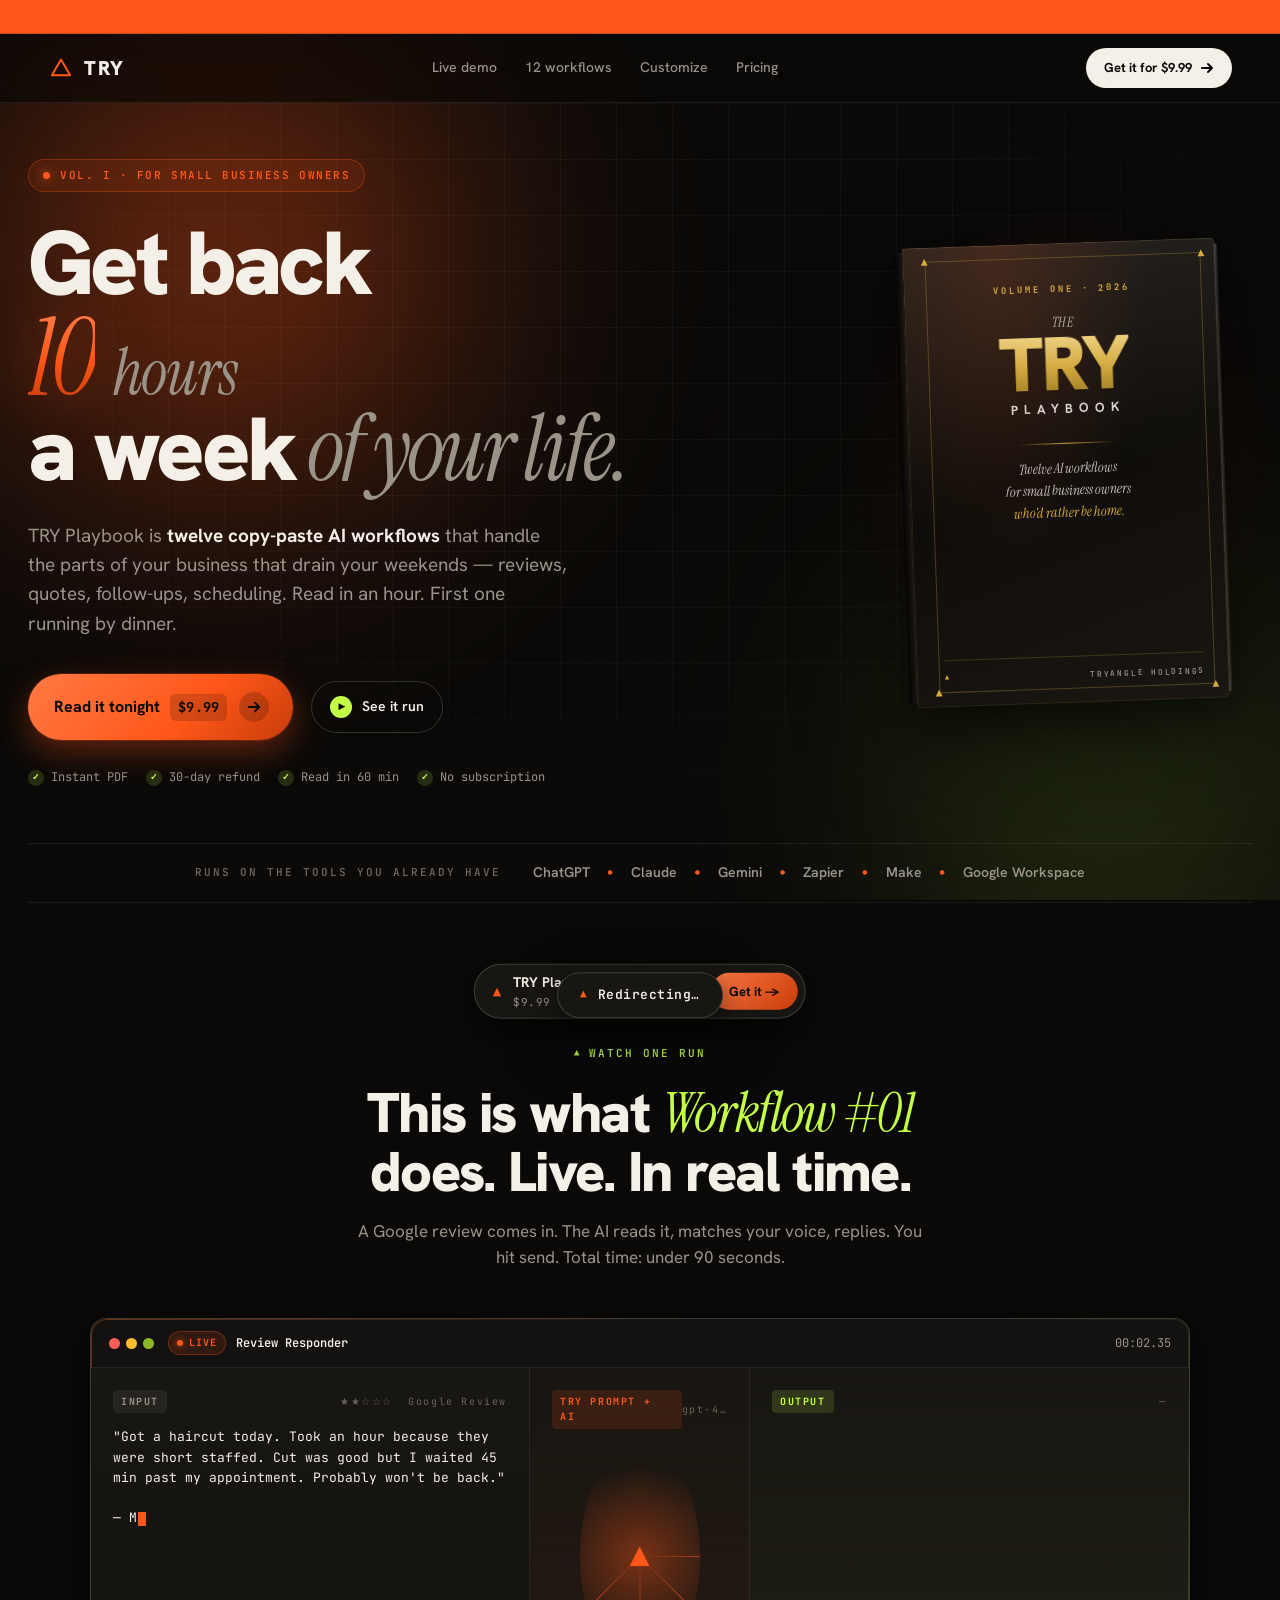
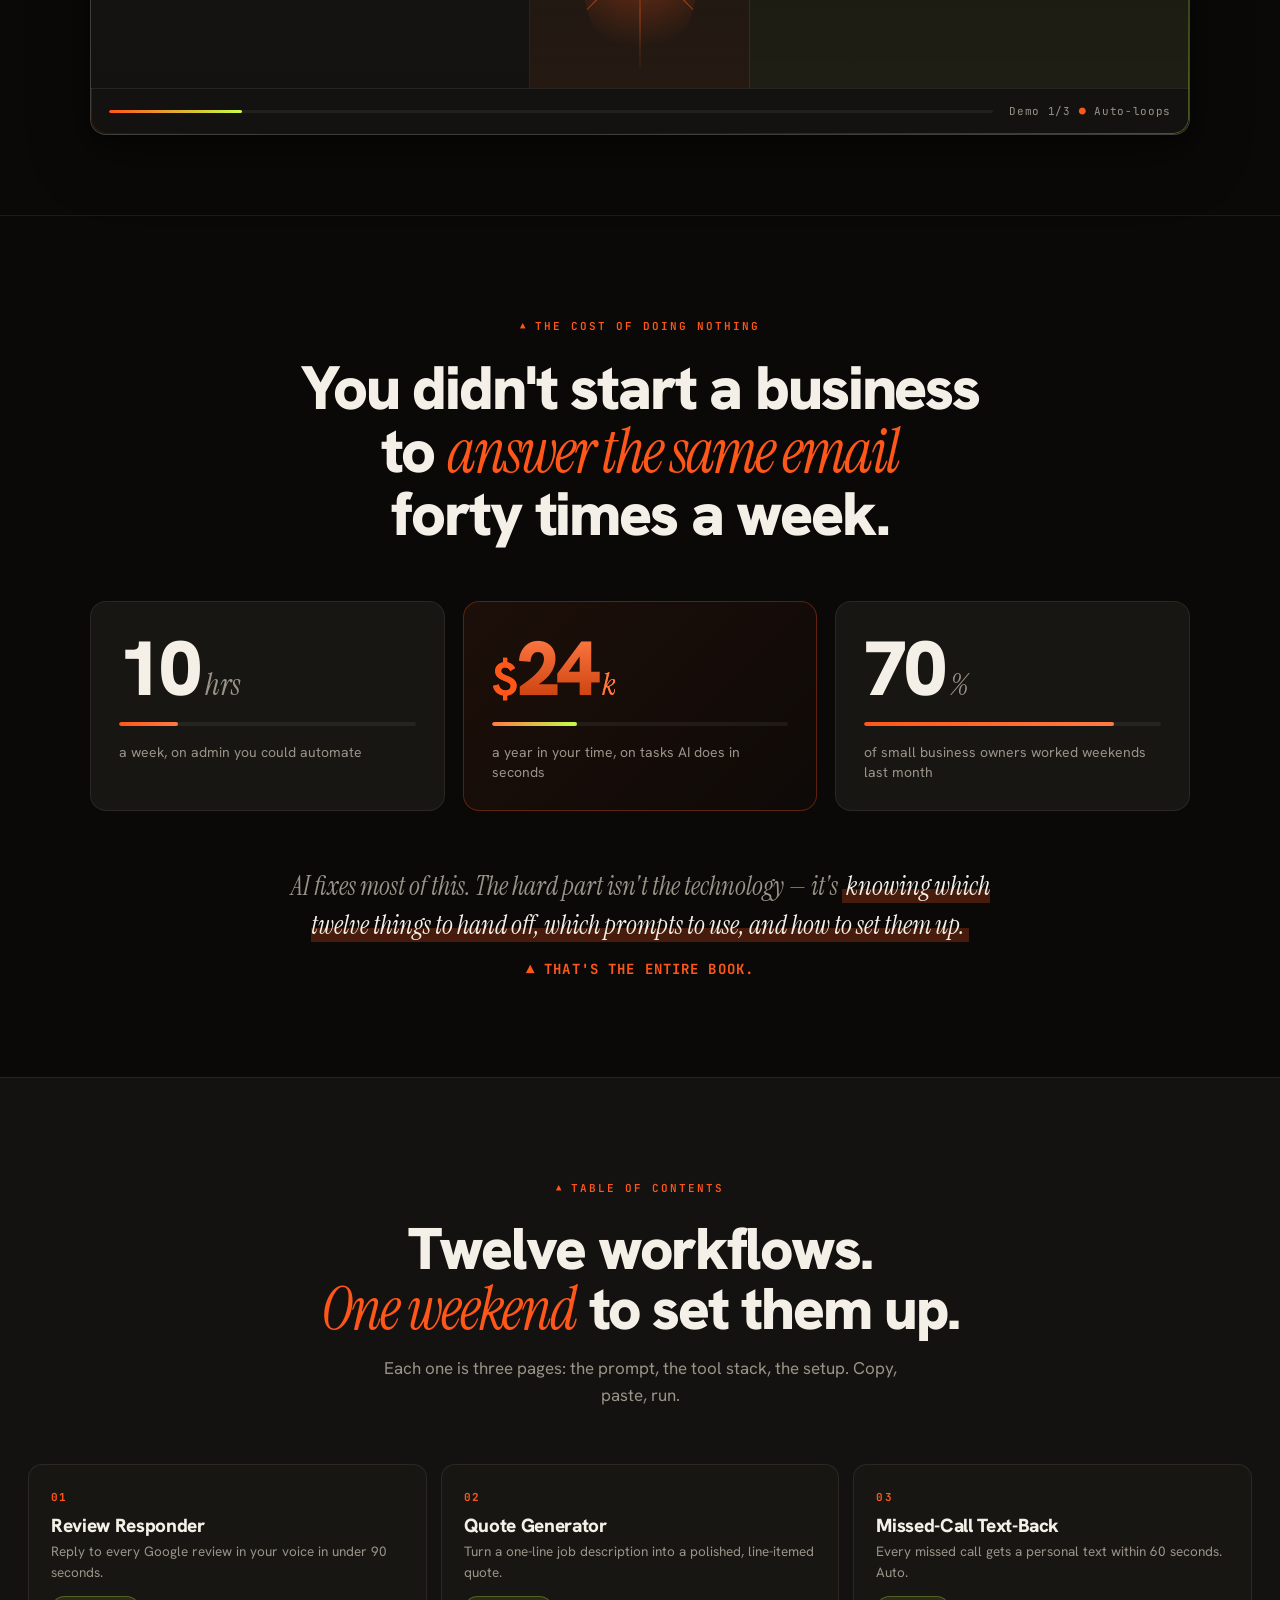
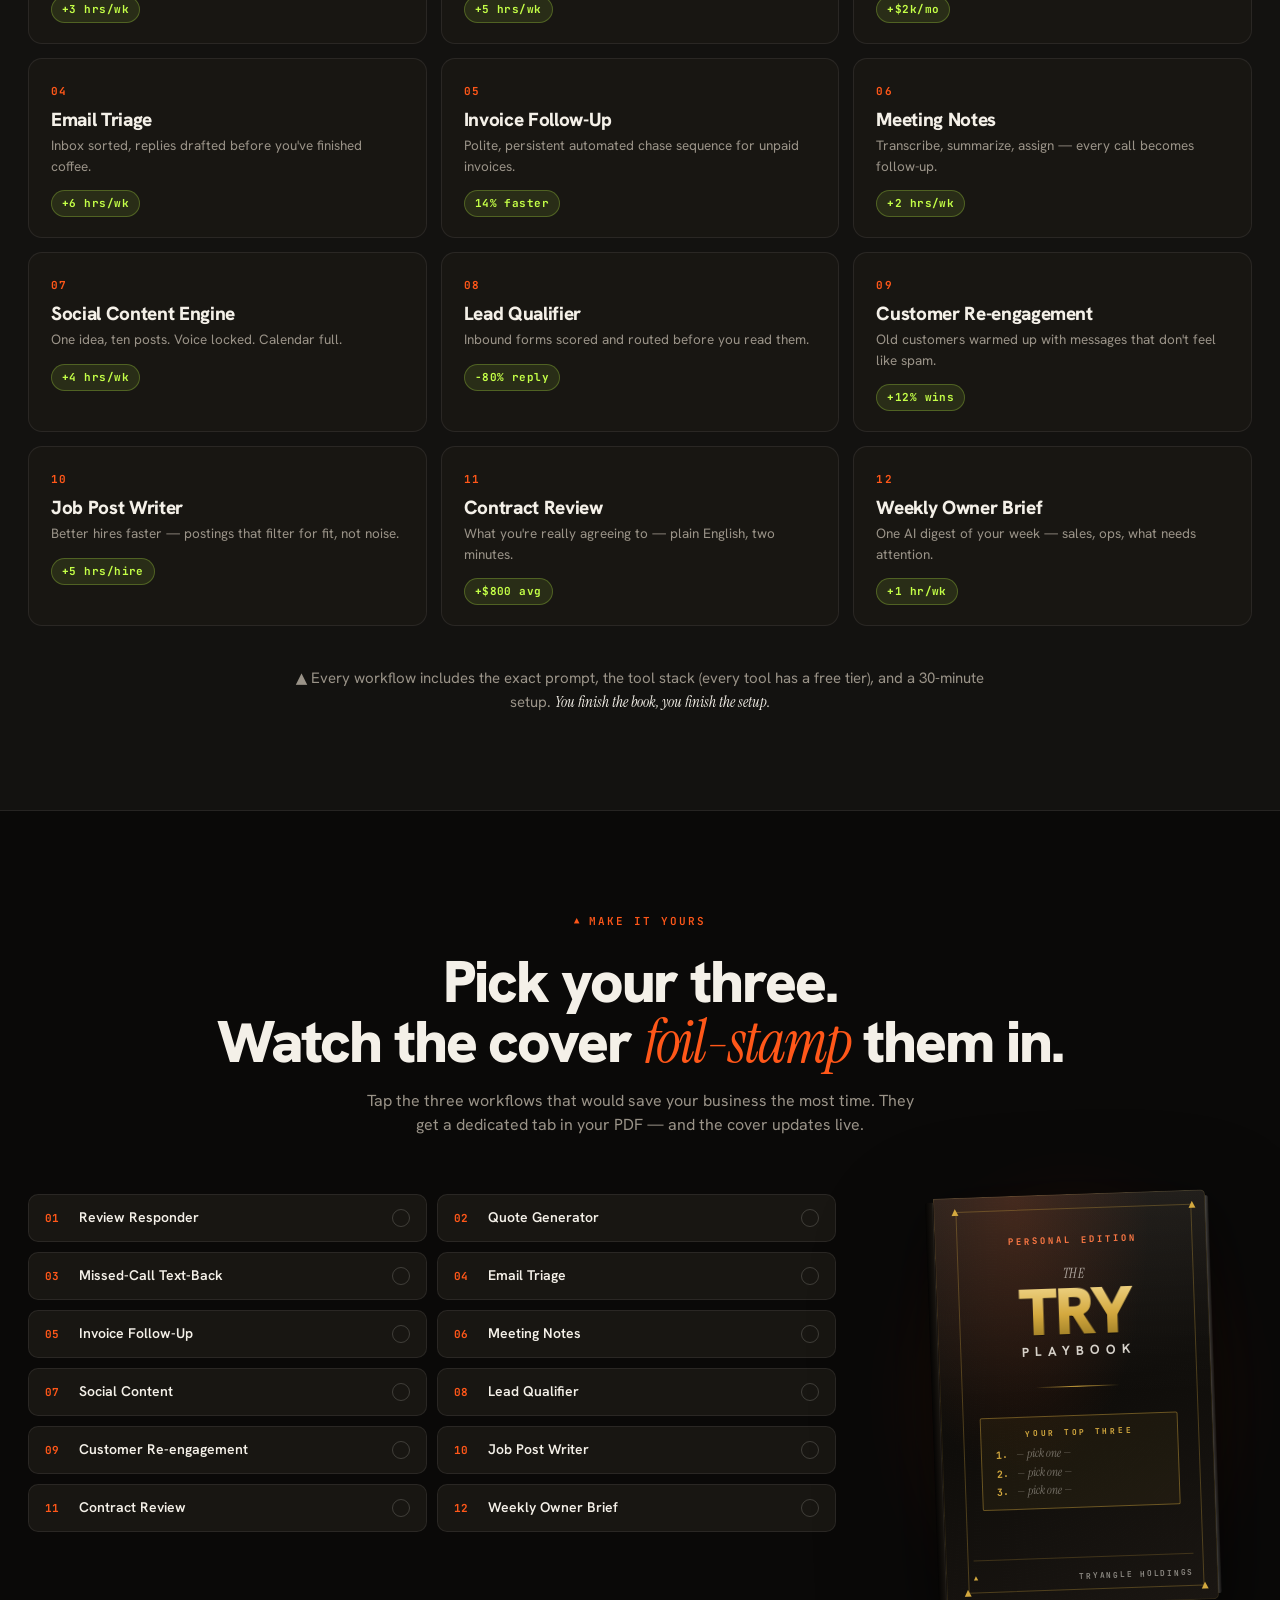
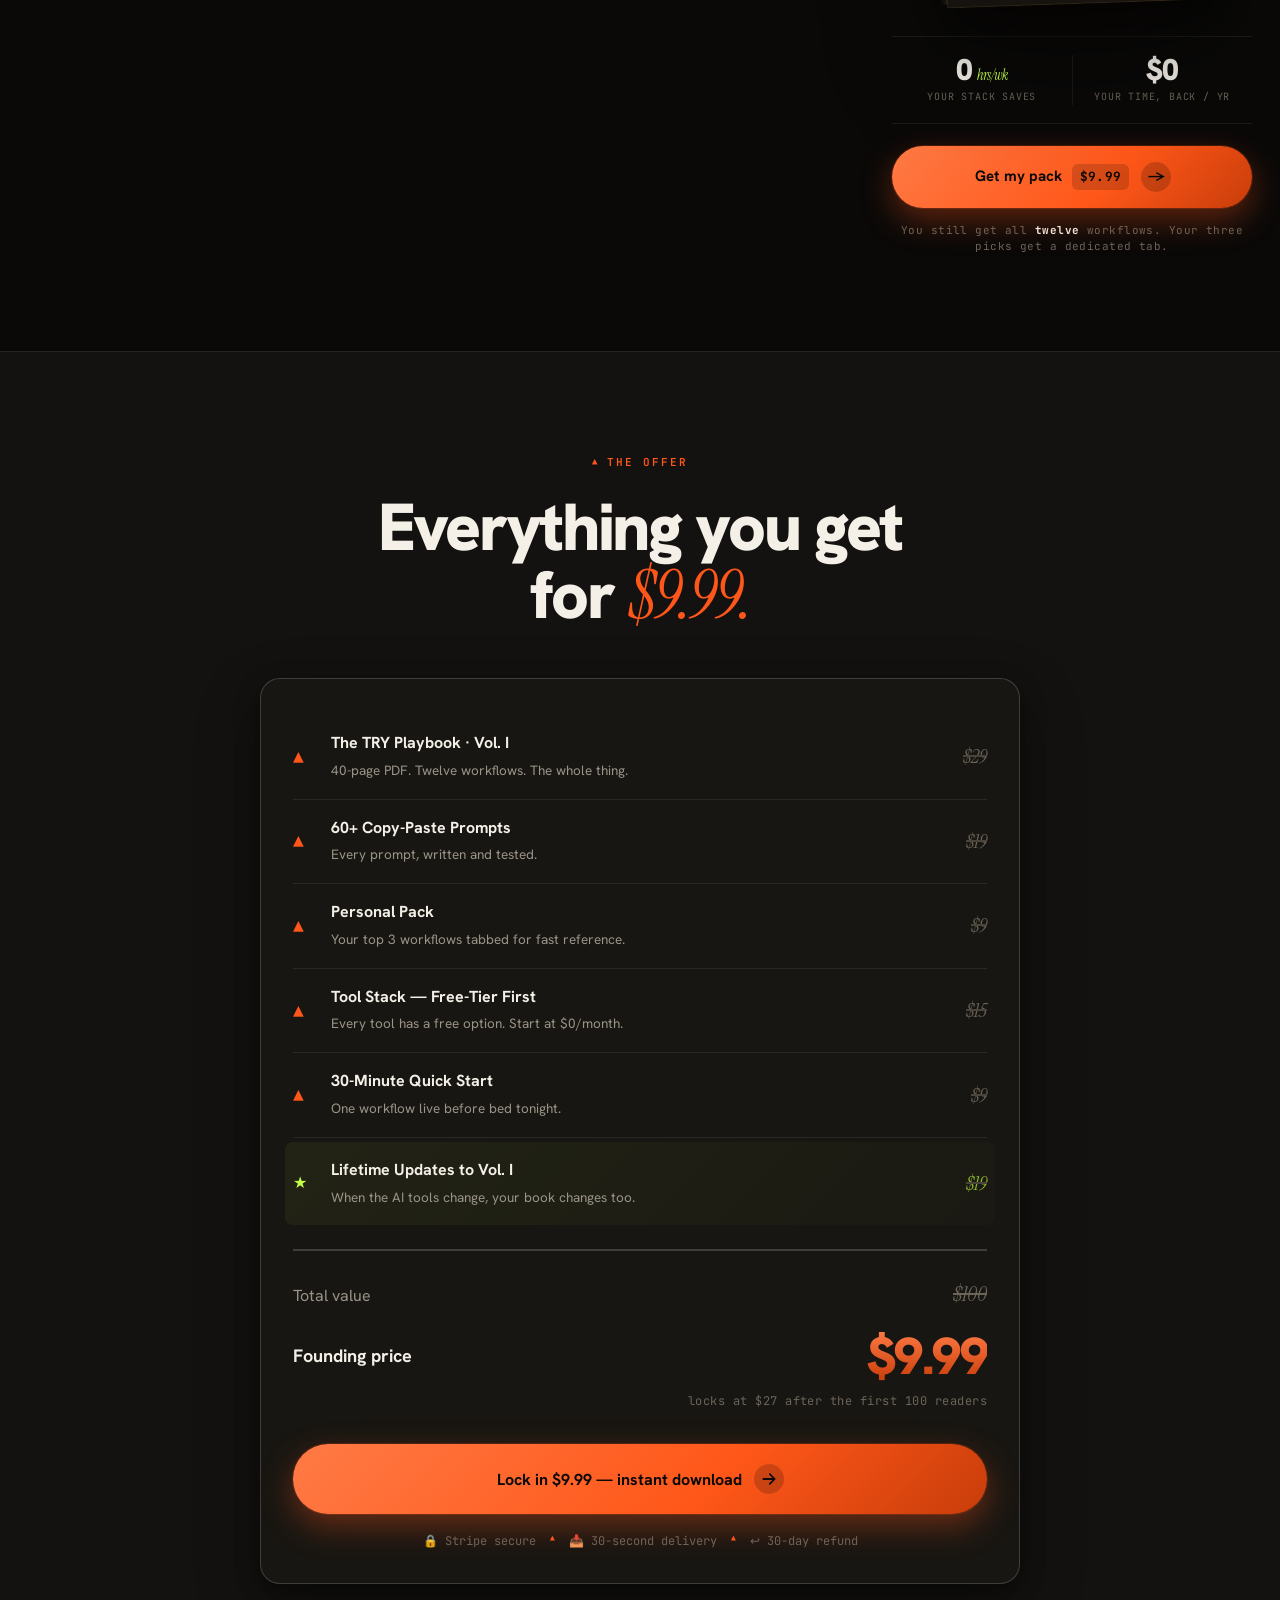
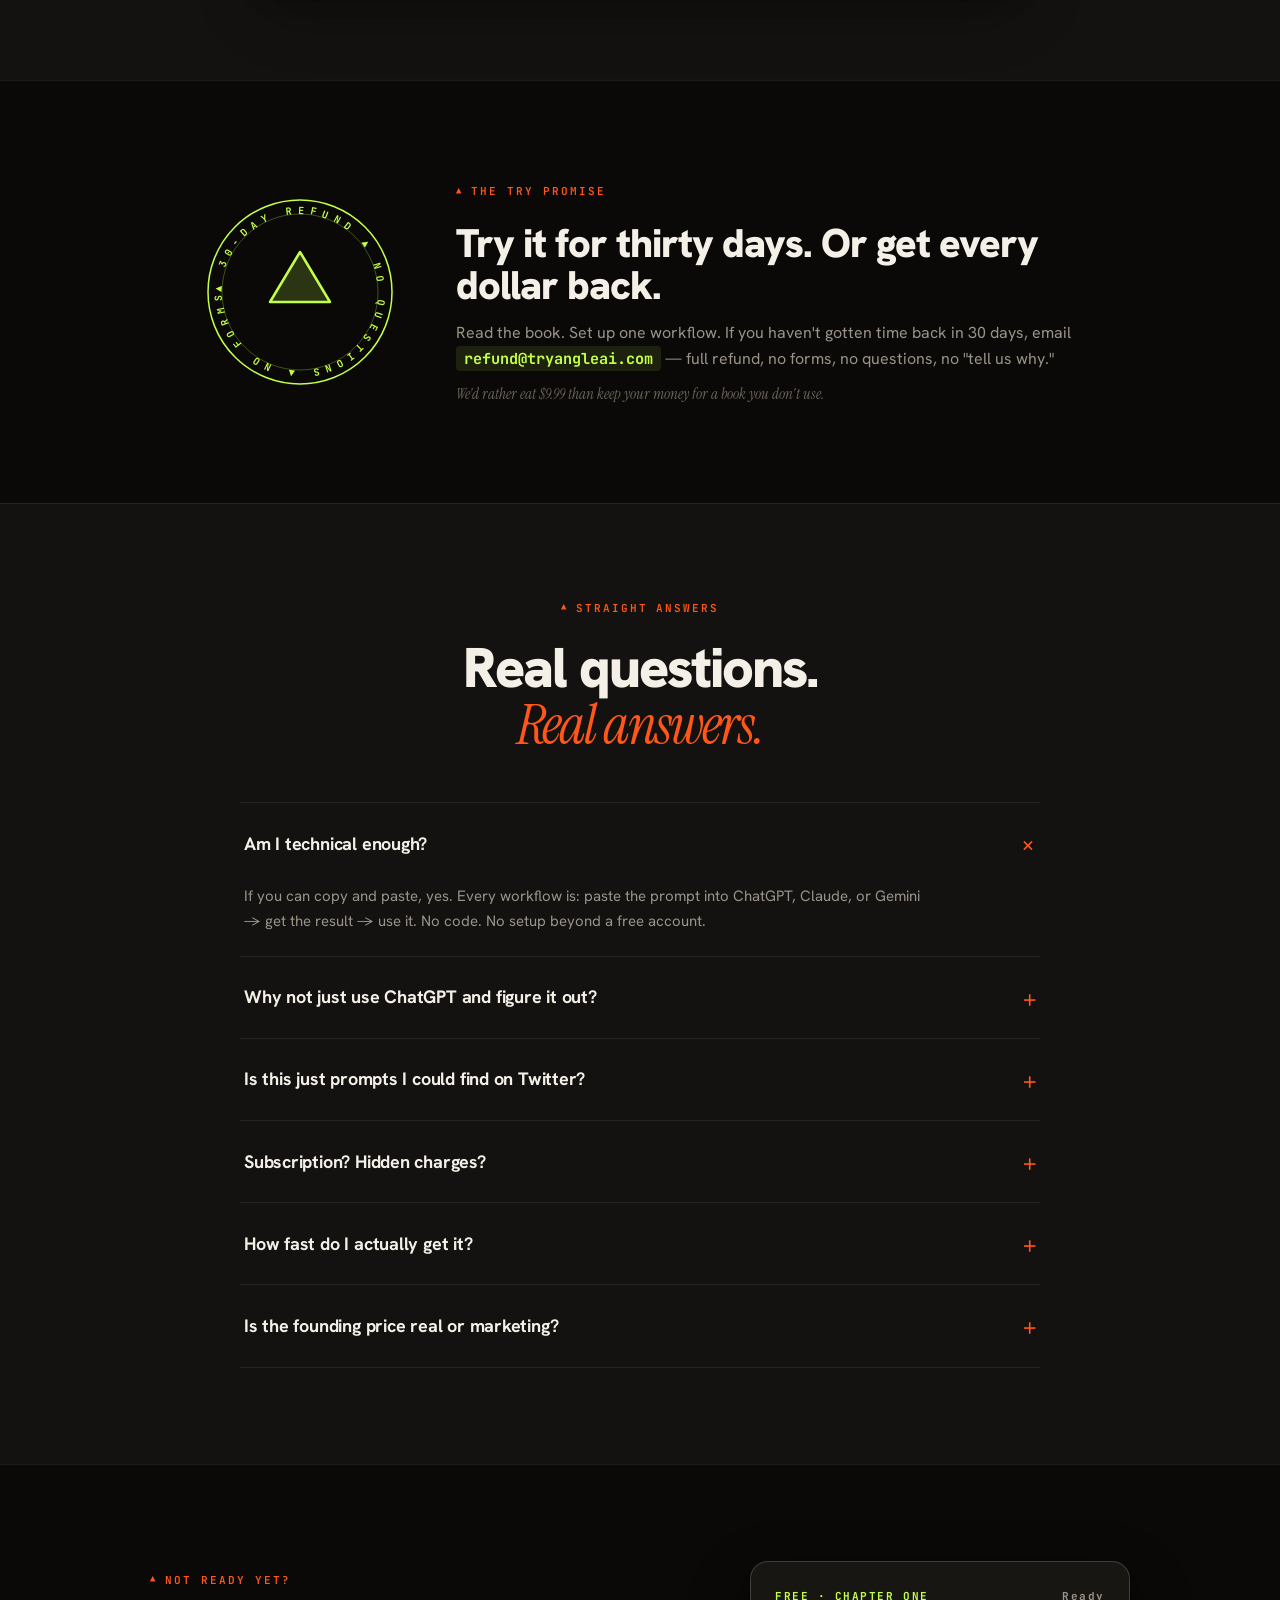
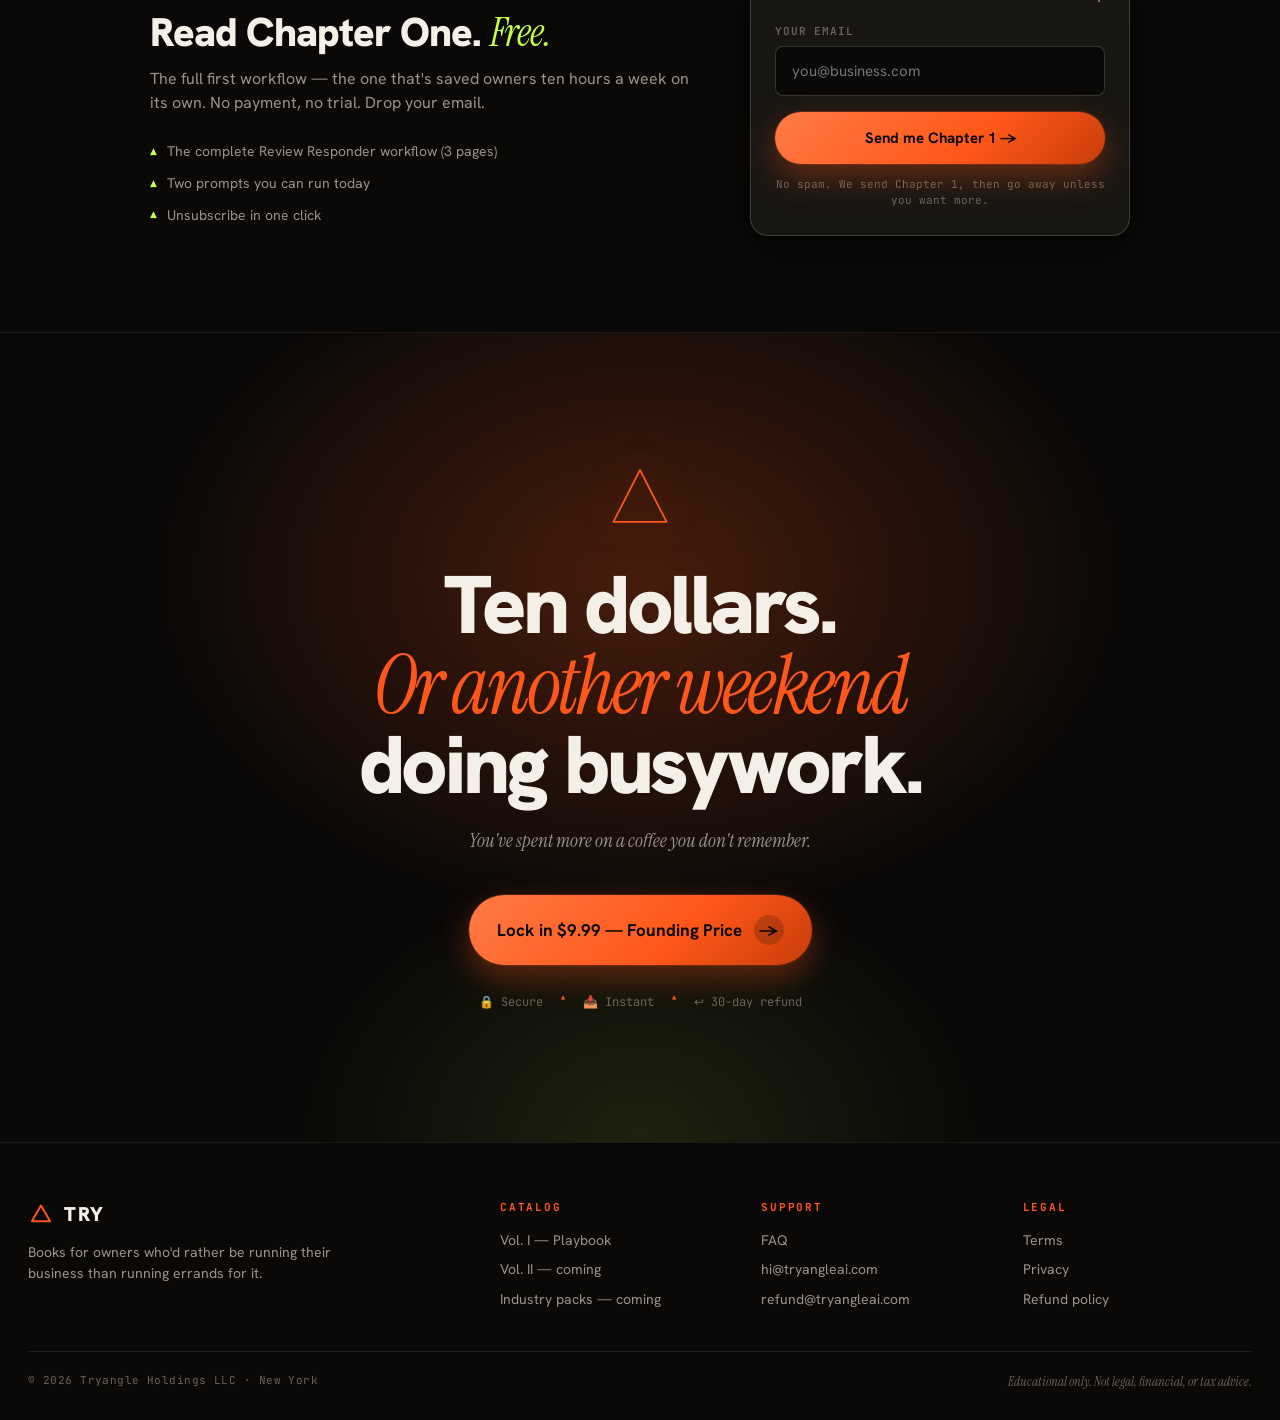
<file: index.html>
<!DOCTYPE html>
<html lang="en">
<head>
<meta charset="UTF-8" />
<meta name="viewport" content="width=device-width, initial-scale=1.0" />
<meta name="description" content="TRY — 12 AI workflows for small business owners. Read in 60 minutes. Save 10+ hours a week. Founding price $9.99." />
<meta property="og:title" content="TRY — AI workflows that give small business owners their weekends back" />
<meta property="og:description" content="12 copy-paste AI workflows. Read in one sitting. First workflow live tonight. $9.99 founding price." />
<meta name="theme-color" content="#0a0908" />
<title>TRY — AI Workflows for Small Business Owners</title>
<link rel="preconnect" href="https://fonts.googleapis.com" />
<link rel="preconnect" href="https://fonts.gstatic.com" crossorigin />
<link href="https://fonts.googleapis.com/css2?family=Instrument+Serif:ital@0;1&family=Hanken+Grotesk:wght@400;500;600;700;800;900&family=JetBrains+Mono:wght@400;500;600;700&display=swap" rel="stylesheet" />
<link rel="stylesheet" href="styles.css" />
<link rel="icon" href="data:image/svg+xml,%3Csvg xmlns='http://www.w3.org/2000/svg' viewBox='0 0 100 100'%3E%3Crect width='100' height='100' fill='%230a0908'/%3E%3Cpath d='M50 22 L78 76 L22 76 Z' fill='none' stroke='%23ff5719' stroke-width='8' stroke-linejoin='round'/%3E%3C/svg%3E" />
</head>
<body>

<!-- Background atmosphere -->
<div class="bg-atmos" aria-hidden="true">
  <div class="bg-grain"></div>
  <div class="bg-orb bg-orb-1"></div>
  <div class="bg-orb bg-orb-2"></div>
</div>

<!-- Founding banner -->
<div class="founding-bar">
  <div class="fb-track">
    <div class="fb-row">
      <span class="fb-pulse"></span>
      <span><strong>FOUNDING EDITION</strong></span>
      <span class="fb-dot">·</span>
      <span>First 100 readers</span>
      <span class="fb-dot">·</span>
      <span><span id="slotsLeft">100</span>/100 left at $9.99</span>
      <span class="fb-dot">·</span>
      <span>Locks at $27 after</span>
      <span class="fb-dot">·</span>
      <span class="fb-pulse"></span>
      <span><strong>FOUNDING EDITION</strong></span>
      <span class="fb-dot">·</span>
      <span>First 100 readers</span>
      <span class="fb-dot">·</span>
      <span>$9.99 forever for early buyers</span>
      <span class="fb-dot">·</span>
    </div>
  </div>
</div>

<!-- Nav -->
<nav class="nav" id="nav">
  <div class="nav-inner">
    <a href="#top" class="brand" aria-label="TRY home">
      <span class="brand-mark" aria-hidden="true">
        <svg viewBox="0 0 40 40" xmlns="http://www.w3.org/2000/svg">
          <path d="M20 7 L34 31 L6 31 Z" fill="none" stroke="currentColor" stroke-width="3" stroke-linejoin="round"/>
        </svg>
      </span>
      <span class="brand-word">TRY</span>
    </a>

    <div class="nav-mid">
      <a href="#demo">Live demo</a>
      <a href="#inside">12 workflows</a>
      <a href="#builder">Customize</a>
      <a href="#offer">Pricing</a>
    </div>

    <a href="#offer" class="nav-cta">
      <span>Get it for $9.99</span>
      <svg width="14" height="14" viewBox="0 0 14 14" aria-hidden="true"><path d="M2 7 L12 7 M8 3 L12 7 L8 11" stroke="currentColor" stroke-width="2" fill="none" stroke-linecap="round" stroke-linejoin="round"/></svg>
    </a>
  </div>
</nav>

<!-- ============================================
     HERO — dark, bold, with live demo
     ============================================ -->
<section class="hero" id="top">
  <div class="hero-grid" aria-hidden="true"></div>

  <div class="hero-inner">
    <div class="hero-left">
      <div class="hero-tag">
        <span class="ht-pulse"></span>
        <span class="ht-text">VOL. I · FOR SMALL BUSINESS OWNERS</span>
      </div>

      <h1 class="hero-h1">
        Get back<br/>
        <span class="h1-stack">
          <span class="h1-num">10</span>
          <span class="h1-unit">hours</span>
        </span>
        <span class="h1-line">a week<span class="h1-of"> of your life.</span></span>
      </h1>

      <p class="hero-sub">
        TRY Playbook is <strong>twelve copy-paste AI workflows</strong> that handle the parts of your business that drain your weekends — reviews, quotes, follow-ups, scheduling. Read in an hour. First one running by dinner.
      </p>

      <div class="hero-cta-row">
        <a href="#offer" class="cta-primary">
          <span class="cta-bg"></span>
          <span class="cta-text">
            <span>Read it tonight</span>
            <span class="cta-price">$9.99</span>
          </span>
          <span class="cta-arrow">
            <svg width="18" height="18" viewBox="0 0 18 18" aria-hidden="true"><path d="M3 9 L15 9 M10 4 L15 9 L10 14" stroke="currentColor" stroke-width="2" fill="none" stroke-linecap="round" stroke-linejoin="round"/></svg>
          </span>
        </a>
        <a href="#demo" class="cta-ghost">
          <span class="cg-play">▶</span>
          <span>See it run</span>
        </a>
      </div>

      <div class="hero-meta">
        <span class="hm-item"><span class="hm-check">✓</span>Instant PDF</span>
        <span class="hm-item"><span class="hm-check">✓</span>30-day refund</span>
        <span class="hm-item"><span class="hm-check">✓</span>Read in 60 min</span>
        <span class="hm-item"><span class="hm-check">✓</span>No subscription</span>
      </div>
    </div>

    <div class="hero-right">
      <!-- The 3D book — signature element -->
      <div class="book-stage" id="heroBookStage">
        <div class="book-glow" aria-hidden="true"></div>
        <div class="book" id="heroBook">
          <div class="book-spine"></div>
          <div class="book-pages-edge"></div>
          <div class="book-cover">
            <div class="bc-noise" aria-hidden="true"></div>
            <div class="bc-sheen" aria-hidden="true"></div>

            <div class="bc-frame">
              <span class="bc-corner bc-c-tl">▲</span>
              <span class="bc-corner bc-c-tr">▲</span>
              <span class="bc-corner bc-c-bl">▲</span>
              <span class="bc-corner bc-c-br">▲</span>
            </div>

            <div class="bc-eyebrow">VOLUME ONE · 2026</div>

            <h2 class="bc-title">
              <span class="bc-the">THE</span>
              <span class="bc-word">TRY</span>
              <span class="bc-sub">PLAYBOOK</span>
            </h2>

            <div class="bc-rule"></div>

            <p class="bc-deck">
              Twelve AI workflows<br/>
              for small business owners<br/>
              <em>who'd rather be home.</em>
            </p>

            <div class="bc-foot">
              <span class="bc-foot-mark">▲</span>
              <span class="bc-foot-text">TRYANGLE&nbsp;HOLDINGS</span>
            </div>
          </div>
        </div>
      </div>
    </div>
  </div>

  <!-- Trust strip -->
  <div class="trust-strip">
    <span class="ts-label">RUNS ON THE TOOLS YOU ALREADY HAVE</span>
    <div class="ts-logos">
      <span>ChatGPT</span><span class="ts-dot">●</span>
      <span>Claude</span><span class="ts-dot">●</span>
      <span>Gemini</span><span class="ts-dot">●</span>
      <span>Zapier</span><span class="ts-dot">●</span>
      <span>Make</span><span class="ts-dot">●</span>
      <span>Google Workspace</span>
    </div>
  </div>
</section>

<!-- ============================================
     LIVE DEMO — the page's "wow"
     ============================================ -->
<section class="demo" id="demo">
  <div class="demo-inner">
    <div class="demo-head">
      <span class="section-tag"><span class="st-mark">▲</span> WATCH ONE RUN</span>
      <h2 class="demo-h2">
        This is what <em>Workflow #01</em><br/>
        does. Live. In real time.
      </h2>
      <p class="demo-sub">A Google review comes in. The AI reads it, matches your voice, replies. You hit send. Total time: under 90 seconds.</p>
    </div>

    <!-- Animated "terminal" -->
    <div class="terminal" id="terminal">
      <div class="t-bar">
        <div class="t-dots"><span></span><span></span><span></span></div>
        <div class="t-title">
          <span class="t-live"><span class="t-pulse"></span>LIVE</span>
          <span class="t-name" id="tName">Review Responder</span>
        </div>
        <div class="t-clock">
          <span id="tClock">00:00</span>
        </div>
      </div>

      <div class="t-stage">
        <!-- Step 1: input -->
        <div class="t-step t-step-input">
          <div class="t-step-head">
            <span class="t-step-tag t-tag-in">INPUT</span>
            <span class="t-step-meta">★★☆☆☆ &nbsp;Google&nbsp;Review</span>
          </div>
          <div class="t-step-body" id="tInput"></div>
        </div>

        <!-- Step 2: AI -->
        <div class="t-step t-step-ai">
          <div class="t-step-head">
            <span class="t-step-tag t-tag-ai">TRY PROMPT + AI</span>
            <span class="t-step-meta" id="tEngine">running…</span>
          </div>
          <div class="t-step-body t-ai-core" id="tAI">
            <div class="t-ai-rays">
              <span></span><span></span><span></span><span></span>
            </div>
          </div>
        </div>

        <!-- Step 3: output -->
        <div class="t-step t-step-output">
          <div class="t-step-head">
            <span class="t-step-tag t-tag-out">OUTPUT</span>
            <span class="t-step-meta"><span id="tSaved">—</span></span>
          </div>
          <div class="t-step-body" id="tOutput"></div>
        </div>
      </div>

      <div class="t-foot">
        <div class="t-progress">
          <div class="t-progress-fill" id="tProgress"></div>
        </div>
        <div class="t-foot-meta">
          <span>Demo <span id="tCount">1</span>/3</span>
          <span class="t-foot-dot">●</span>
          <span>Auto-loops</span>
        </div>
      </div>
    </div>
  </div>
</section>

<!-- ============================================
     PROBLEM — animated counters
     ============================================ -->
<section class="problem">
  <div class="problem-inner">
    <span class="section-tag"><span class="st-mark">▲</span> THE COST OF DOING NOTHING</span>
    <h2 class="problem-h2">
      You didn't start a business<br/>
      to <em>answer the same email</em><br/>
      forty times a week.
    </h2>

    <div class="stat-grid">
      <div class="stat-card" data-count="10">
        <div class="sc-num">
          <span class="sc-val" data-target="10">0</span>
          <span class="sc-unit">hrs</span>
        </div>
        <div class="sc-bar"><div class="sc-bar-fill"></div></div>
        <div class="sc-label">a week, on admin you could automate</div>
      </div>

      <div class="stat-card stat-card-hot" data-count="24">
        <div class="sc-num">
          <span class="sc-pre">$</span>
          <span class="sc-val" data-target="24">0</span>
          <span class="sc-unit">k</span>
        </div>
        <div class="sc-bar"><div class="sc-bar-fill"></div></div>
        <div class="sc-label">a year in your time, on tasks AI does in seconds</div>
      </div>

      <div class="stat-card" data-count="70">
        <div class="sc-num">
          <span class="sc-val" data-target="70">0</span>
          <span class="sc-unit">%</span>
        </div>
        <div class="sc-bar"><div class="sc-bar-fill"></div></div>
        <div class="sc-label">of small business owners worked weekends last month</div>
      </div>
    </div>

    <p class="problem-close">
      AI fixes most of this. The hard part isn't the technology — it's <em>knowing which twelve things to hand off, which prompts to use, and how to set them up.</em>
    </p>
    <p class="problem-tag">▲ That's the entire book.</p>
  </div>
</section>

<!-- ============================================
     INSIDE — the 12 workflows
     ============================================ -->
<section class="inside" id="inside">
  <div class="inside-inner">
    <div class="inside-head">
      <span class="section-tag"><span class="st-mark">▲</span> TABLE OF CONTENTS</span>
      <h2 class="inside-h2">
        Twelve workflows.<br/>
        <em>One weekend</em> to set them up.
      </h2>
      <p class="inside-sub">Each one is three pages: the prompt, the tool stack, the setup. Copy, paste, run.</p>
    </div>

    <div class="wf-grid">
      <article class="wf-card"><div class="wf-num">01</div><h3 class="wf-name">Review Responder</h3><p class="wf-desc">Reply to every Google review in your voice in under 90 seconds.</p><span class="wf-save">+3 hrs/wk</span></article>
      <article class="wf-card"><div class="wf-num">02</div><h3 class="wf-name">Quote Generator</h3><p class="wf-desc">Turn a one-line job description into a polished, line-itemed quote.</p><span class="wf-save">+5 hrs/wk</span></article>
      <article class="wf-card"><div class="wf-num">03</div><h3 class="wf-name">Missed-Call Text-Back</h3><p class="wf-desc">Every missed call gets a personal text within 60 seconds. Auto.</p><span class="wf-save">+$2k/mo</span></article>
      <article class="wf-card"><div class="wf-num">04</div><h3 class="wf-name">Email Triage</h3><p class="wf-desc">Inbox sorted, replies drafted before you've finished coffee.</p><span class="wf-save">+6 hrs/wk</span></article>
      <article class="wf-card"><div class="wf-num">05</div><h3 class="wf-name">Invoice Follow-Up</h3><p class="wf-desc">Polite, persistent automated chase sequence for unpaid invoices.</p><span class="wf-save">14% faster</span></article>
      <article class="wf-card"><div class="wf-num">06</div><h3 class="wf-name">Meeting Notes</h3><p class="wf-desc">Transcribe, summarize, assign — every call becomes follow-up.</p><span class="wf-save">+2 hrs/wk</span></article>
      <article class="wf-card"><div class="wf-num">07</div><h3 class="wf-name">Social Content Engine</h3><p class="wf-desc">One idea, ten posts. Voice locked. Calendar full.</p><span class="wf-save">+4 hrs/wk</span></article>
      <article class="wf-card"><div class="wf-num">08</div><h3 class="wf-name">Lead Qualifier</h3><p class="wf-desc">Inbound forms scored and routed before you read them.</p><span class="wf-save">−80% reply</span></article>
      <article class="wf-card"><div class="wf-num">09</div><h3 class="wf-name">Customer Re-engagement</h3><p class="wf-desc">Old customers warmed up with messages that don't feel like spam.</p><span class="wf-save">+12% wins</span></article>
      <article class="wf-card"><div class="wf-num">10</div><h3 class="wf-name">Job Post Writer</h3><p class="wf-desc">Better hires faster — postings that filter for fit, not noise.</p><span class="wf-save">+5 hrs/hire</span></article>
      <article class="wf-card"><div class="wf-num">11</div><h3 class="wf-name">Contract Review</h3><p class="wf-desc">What you're really agreeing to — plain English, two minutes.</p><span class="wf-save">+$800 avg</span></article>
      <article class="wf-card"><div class="wf-num">12</div><h3 class="wf-name">Weekly Owner Brief</h3><p class="wf-desc">One AI digest of your week — sales, ops, what needs attention.</p><span class="wf-save">+1 hr/wk</span></article>
    </div>

    <p class="inside-foot">▲ Every workflow includes the exact prompt, the tool stack (every tool has a free tier), and a 30-minute setup. <em>You finish the book, you finish the setup.</em></p>
  </div>
</section>

<!-- ============================================
     BUILDER — the personalized book
     ============================================ -->
<section class="builder" id="builder">
  <div class="builder-inner">
    <div class="builder-head">
      <span class="section-tag"><span class="st-mark">▲</span> MAKE IT YOURS</span>
      <h2 class="builder-h2">
        Pick your three.<br/>
        Watch the cover <em>foil-stamp</em> them in.
      </h2>
      <p class="builder-sub">Tap the three workflows that would save your business the most time. They get a dedicated tab in your PDF — and the cover updates live.</p>
    </div>

    <div class="builder-layout">
      <div class="builder-options" id="builderOptions" aria-label="Workflow options"></div>

      <div class="builder-output">
        <div class="book-stage book-stage-md">
          <div class="book-glow" aria-hidden="true"></div>
          <div class="book" id="personalBook">
            <div class="book-spine"></div>
            <div class="book-pages-edge"></div>
            <div class="book-cover">
              <div class="bc-noise" aria-hidden="true"></div>
              <div class="bc-sheen" aria-hidden="true"></div>

              <div class="bc-frame">
                <span class="bc-corner bc-c-tl">▲</span>
                <span class="bc-corner bc-c-tr">▲</span>
                <span class="bc-corner bc-c-bl">▲</span>
                <span class="bc-corner bc-c-br">▲</span>
              </div>

              <div class="bc-eyebrow bc-eyebrow-personal">PERSONAL EDITION</div>

              <h2 class="bc-title">
                <span class="bc-the">THE</span>
                <span class="bc-word">TRY</span>
                <span class="bc-sub">PLAYBOOK</span>
              </h2>

              <div class="bc-rule"></div>

              <div class="bc-stamp">
                <div class="bc-stamp-label">YOUR TOP THREE</div>
                <ol class="bc-picks" id="bcPicks">
                  <li class="bc-pick bc-pick-empty"><span class="bc-pick-num">1.</span><span class="bc-pick-text">— pick one —</span></li>
                  <li class="bc-pick bc-pick-empty"><span class="bc-pick-num">2.</span><span class="bc-pick-text">— pick one —</span></li>
                  <li class="bc-pick bc-pick-empty"><span class="bc-pick-num">3.</span><span class="bc-pick-text">— pick one —</span></li>
                </ol>
              </div>

              <div class="bc-foot">
                <span class="bc-foot-mark">▲</span>
                <span class="bc-foot-text">TRYANGLE&nbsp;HOLDINGS</span>
              </div>
            </div>
          </div>
        </div>

        <div class="bo-stats">
          <div class="bo-stat">
            <div class="bo-stat-num"><span id="hoursSaved">0</span><span class="bo-stat-unit">hrs/wk</span></div>
            <div class="bo-stat-label">your stack saves</div>
          </div>
          <div class="bo-stat-rule"></div>
          <div class="bo-stat">
            <div class="bo-stat-num">$<span id="yearSaved">0</span></div>
            <div class="bo-stat-label">your time, back / yr</div>
          </div>
        </div>

        <a href="#offer" class="bo-cta">
          <span class="cta-bg"></span>
          <span class="cta-text">
            <span>Get my pack</span>
            <span class="cta-price">$9.99</span>
          </span>
          <span class="cta-arrow">→</span>
        </a>

        <p class="bo-note">You still get all <strong>twelve</strong> workflows. Your three picks get a dedicated tab.</p>
      </div>
    </div>
  </div>
</section>

<!-- ============================================
     OFFER — the value stack
     ============================================ -->
<section class="offer" id="offer">
  <div class="offer-inner">
    <span class="section-tag"><span class="st-mark">▲</span> THE OFFER</span>
    <h2 class="offer-h2">
      Everything you get<br/>
      for <em>$9.99.</em>
    </h2>

    <div class="stack-card">
      <div class="stack-rows">
        <div class="sr"><span class="sr-mark">▲</span><div class="sr-body"><strong>The TRY Playbook · Vol. I</strong><span>40-page PDF. Twelve workflows. The whole thing.</span></div><span class="sr-val">$29</span></div>
        <div class="sr"><span class="sr-mark">▲</span><div class="sr-body"><strong>60+ Copy-Paste Prompts</strong><span>Every prompt, written and tested.</span></div><span class="sr-val">$19</span></div>
        <div class="sr"><span class="sr-mark">▲</span><div class="sr-body"><strong>Personal Pack</strong><span>Your top 3 workflows tabbed for fast reference.</span></div><span class="sr-val">$9</span></div>
        <div class="sr"><span class="sr-mark">▲</span><div class="sr-body"><strong>Tool Stack — Free-Tier First</strong><span>Every tool has a free option. Start at $0/month.</span></div><span class="sr-val">$15</span></div>
        <div class="sr"><span class="sr-mark">▲</span><div class="sr-body"><strong>30-Minute Quick Start</strong><span>One workflow live before bed tonight.</span></div><span class="sr-val">$9</span></div>
        <div class="sr sr-hot"><span class="sr-mark sr-mark-hot">★</span><div class="sr-body"><strong>Lifetime Updates to Vol. I</strong><span>When the AI tools change, your book changes too.</span></div><span class="sr-val">$19</span></div>
      </div>

      <div class="stack-total">
        <div class="st-row"><span>Total value</span><span class="st-old">$100</span></div>
        <div class="st-row st-hero">
          <span>Founding price</span>
          <span class="st-now">$9.99</span>
        </div>
        <div class="st-row st-fine"><span></span><span>locks at $27 after the first 100 readers</span></div>
      </div>

      <button class="stack-cta" onclick="handleBuy('playbook')">
        <span class="cta-bg"></span>
        <span class="cta-text">Lock in $9.99 — instant download</span>
        <span class="cta-arrow">
          <svg width="20" height="20" viewBox="0 0 20 20" aria-hidden="true"><path d="M3 10 L17 10 M11 4 L17 10 L11 16" stroke="currentColor" stroke-width="2.2" fill="none" stroke-linecap="round" stroke-linejoin="round"/></svg>
        </span>
      </button>

      <div class="stack-meta">
        <span>🔒 Stripe secure</span>
        <span class="sm-dot">▲</span>
        <span>📥 30-second delivery</span>
        <span class="sm-dot">▲</span>
        <span>↩ 30-day refund</span>
      </div>
    </div>
  </div>
</section>

<!-- ============================================
     GUARANTEE
     ============================================ -->
<section class="guarantee">
  <div class="g-inner">
    <div class="g-seal">
      <svg viewBox="0 0 200 200" xmlns="http://www.w3.org/2000/svg" class="g-seal-svg">
        <defs>
          <path id="g-circle" d="M 100, 100 m -78, 0 a 78,78 0 1,1 156,0 a 78,78 0 1,1 -156,0"/>
        </defs>
        <circle cx="100" cy="100" r="92" fill="none" stroke="currentColor" stroke-width="1.5"/>
        <circle cx="100" cy="100" r="78" fill="none" stroke="currentColor" stroke-width="0.6" opacity="0.5"/>
        <text font-family="JetBrains Mono, monospace" font-size="10" font-weight="700" letter-spacing="6" fill="currentColor">
          <textPath href="#g-circle" startOffset="0">▲ 30-DAY REFUND ▲ NO QUESTIONS ▲ NO FORMS ▲ MONEY BACK </textPath>
        </text>
        <path d="M100 60 L130 110 L70 110 Z" fill="none" stroke="currentColor" stroke-width="2.5" stroke-linejoin="round"/>
        <path d="M100 60 L130 110 L70 110 Z" fill="currentColor" opacity="0.18"/>
      </svg>
    </div>

    <div class="g-body">
      <span class="section-tag"><span class="st-mark">▲</span> THE TRY PROMISE</span>
      <h3 class="g-h3">Try it for thirty days. Or get every dollar back.</h3>
      <p class="g-pitch">Read the book. Set up one workflow. If you haven't gotten time back in 30 days, email <span class="g-email">refund@tryangleai.com</span> — full refund, no forms, no questions, no "tell us why."</p>
      <p class="g-fine">We'd rather eat $9.99 than keep your money for a book you don't use.</p>
    </div>
  </div>
</section>

<!-- ============================================
     FAQ
     ============================================ -->
<section class="faq" id="faq">
  <div class="faq-inner">
    <span class="section-tag"><span class="st-mark">▲</span> STRAIGHT ANSWERS</span>
    <h2 class="faq-h2">Real questions.<br/><em>Real answers.</em></h2>

    <div class="faq-list">
      <details class="fi" open>
        <summary><span>Am I technical enough?</span><span class="fi-toggle" aria-hidden="true">+</span></summary>
        <p>If you can copy and paste, yes. Every workflow is: paste the prompt into ChatGPT, Claude, or Gemini → get the result → use it. No code. No setup beyond a free account.</p>
      </details>
      <details class="fi">
        <summary><span>Why not just use ChatGPT and figure it out?</span><span class="fi-toggle" aria-hidden="true">+</span></summary>
        <p>You can. Most owners try. They spend forty hours watching tutorials, pick the wrong tools, and give up after two weeks with nothing live. The book is the shortcut: which twelve to do first, the prompts that actually work, the setup that takes thirty minutes instead of three weekends.</p>
      </details>
      <details class="fi">
        <summary><span>Is this just prompts I could find on Twitter?</span><span class="fi-toggle" aria-hidden="true">+</span></summary>
        <p>No. Twitter gives you single prompts. The book gives you workflows — prompt, tool stack, setup steps, integration with your existing business — for the twelve highest-leverage tasks small businesses actually do.</p>
      </details>
      <details class="fi">
        <summary><span>Subscription? Hidden charges?</span><span class="fi-toggle" aria-hidden="true">+</span></summary>
        <p>One-time $9.99. You own the PDF forever. Lifetime updates to Vol. I included. No subscription, no upsell required, no trial.</p>
      </details>
      <details class="fi">
        <summary><span>How fast do I actually get it?</span><span class="fi-toggle" aria-hidden="true">+</span></summary>
        <p>Checkout to PDF in your inbox in under thirty seconds. No account. No password. Just the file.</p>
      </details>
      <details class="fi">
        <summary><span>Is the founding price real or marketing?</span><span class="fi-toggle" aria-hidden="true">+</span></summary>
        <p>Real. The first 100 buyers pay $9.99. Number 101 pays $27. We update the counter manually as orders come in — no fake decrement timers.</p>
      </details>
    </div>
  </div>
</section>

<!-- ============================================
     LEAD MAGNET
     ============================================ -->
<section class="lead">
  <div class="lead-inner">
    <div class="lead-left">
      <span class="section-tag"><span class="st-mark">▲</span> NOT READY YET?</span>
      <h3 class="lead-h3">Read Chapter One. <em>Free.</em></h3>
      <p class="lead-p">The full first workflow — the one that's saved owners ten hours a week on its own. No payment, no trial. Drop your email.</p>
      <ul class="lead-bens">
        <li><span class="lb-tri">▲</span>The complete Review Responder workflow (3 pages)</li>
        <li><span class="lb-tri">▲</span>Two prompts you can run today</li>
        <li><span class="lb-tri">▲</span>Unsubscribe in one click</li>
      </ul>
    </div>
    <form class="lead-form" onsubmit="handleLeadMagnet(event)">
      <div class="lf-head">
        <span class="lf-tag">FREE · CHAPTER ONE</span>
        <span class="lf-status" id="lfStatus">Ready</span>
      </div>
      <label for="leadEmail">Your email</label>
      <input id="leadEmail" type="email" name="email" placeholder="you@business.com" required autocomplete="email" />
      <button type="submit" class="lf-btn">
        <span class="cta-bg"></span>
        <span class="cta-text">Send me Chapter 1 →</span>
      </button>
      <p class="lf-fine">No spam. We send Chapter 1, then go away unless you want more.</p>
    </form>
  </div>
</section>

<!-- ============================================
     FINAL CTA
     ============================================ -->
<section class="final">
  <div class="final-bg" aria-hidden="true"></div>

  <div class="final-inner">
    <div class="final-tri" aria-hidden="true">
      <svg viewBox="0 0 100 100" xmlns="http://www.w3.org/2000/svg">
        <path d="M50 10 L88 84 L12 84 Z" fill="none" stroke="currentColor" stroke-width="2.5" stroke-linejoin="round"/>
      </svg>
    </div>

    <h2 class="final-h2">
      Ten dollars.<br/>
      <em>Or another weekend</em><br/>
      doing busywork.
    </h2>

    <p class="final-sub">You've spent more on a coffee you don't remember.</p>

    <button class="final-btn" onclick="handleBuy('playbook')">
      <span class="cta-bg"></span>
      <span class="cta-text">Lock in $9.99 — Founding Price</span>
      <span class="cta-arrow">→</span>
    </button>

    <div class="final-meta">
      <span>🔒 Secure</span>
      <span class="fm-dot">▲</span>
      <span>📥 Instant</span>
      <span class="fm-dot">▲</span>
      <span>↩ 30-day refund</span>
    </div>
  </div>
</section>

<!-- Footer -->
<footer class="footer">
  <div class="f-inner">
    <div class="f-top">
      <div class="f-brand">
        <div class="f-logo">
          <svg viewBox="0 0 40 40" xmlns="http://www.w3.org/2000/svg" aria-hidden="true">
            <path d="M20 7 L34 31 L6 31 Z" fill="none" stroke="currentColor" stroke-width="3" stroke-linejoin="round"/>
          </svg>
          <span>TRY</span>
        </div>
        <p class="f-tag">Books for owners who'd rather be running their business than running errands for it.</p>
      </div>

      <div class="f-cols">
        <div class="f-col">
          <div class="f-col-h">CATALOG</div>
          <a href="#top">Vol. I — Playbook</a>
          <a href="#top">Vol. II — coming</a>
          <a href="#top">Industry packs — coming</a>
        </div>
        <div class="f-col">
          <div class="f-col-h">SUPPORT</div>
          <a href="#faq">FAQ</a>
          <a href="mailto:hi@tryangleai.com">hi@tryangleai.com</a>
          <a href="mailto:refund@tryangleai.com">refund@tryangleai.com</a>
        </div>
        <div class="f-col">
          <div class="f-col-h">LEGAL</div>
          <a href="#">Terms</a>
          <a href="#">Privacy</a>
          <a href="#">Refund policy</a>
        </div>
      </div>
    </div>

    <div class="f-bottom">
      <span>© <span id="year"></span> Tryangle Holdings LLC · New York</span>
      <span class="f-disclaimer">Educational only. Not legal, financial, or tax advice.</span>
    </div>
  </div>
</footer>

<!-- Sticky bar -->
<div class="sticky-bar" id="stickyBar">
  <div class="sb-inner">
    <div class="sb-info">
      <span class="sb-mark">▲</span>
      <div class="sb-text">
        <div class="sb-title">TRY Playbook · Vol. I</div>
        <div class="sb-meta">$9.99 founding · <span id="sbSlots">100</span> left</div>
      </div>
    </div>
    <button class="sb-btn" onclick="handleBuy('playbook')">Get it →</button>
  </div>
</div>

<!-- Toast -->
<div class="toast" id="toast" role="status" aria-live="polite">
  <span class="toast-mark">▲</span>
  <span id="toastMsg">Redirecting…</span>
</div>

<script src="script.js"></script>
</body>
</html>
</file>
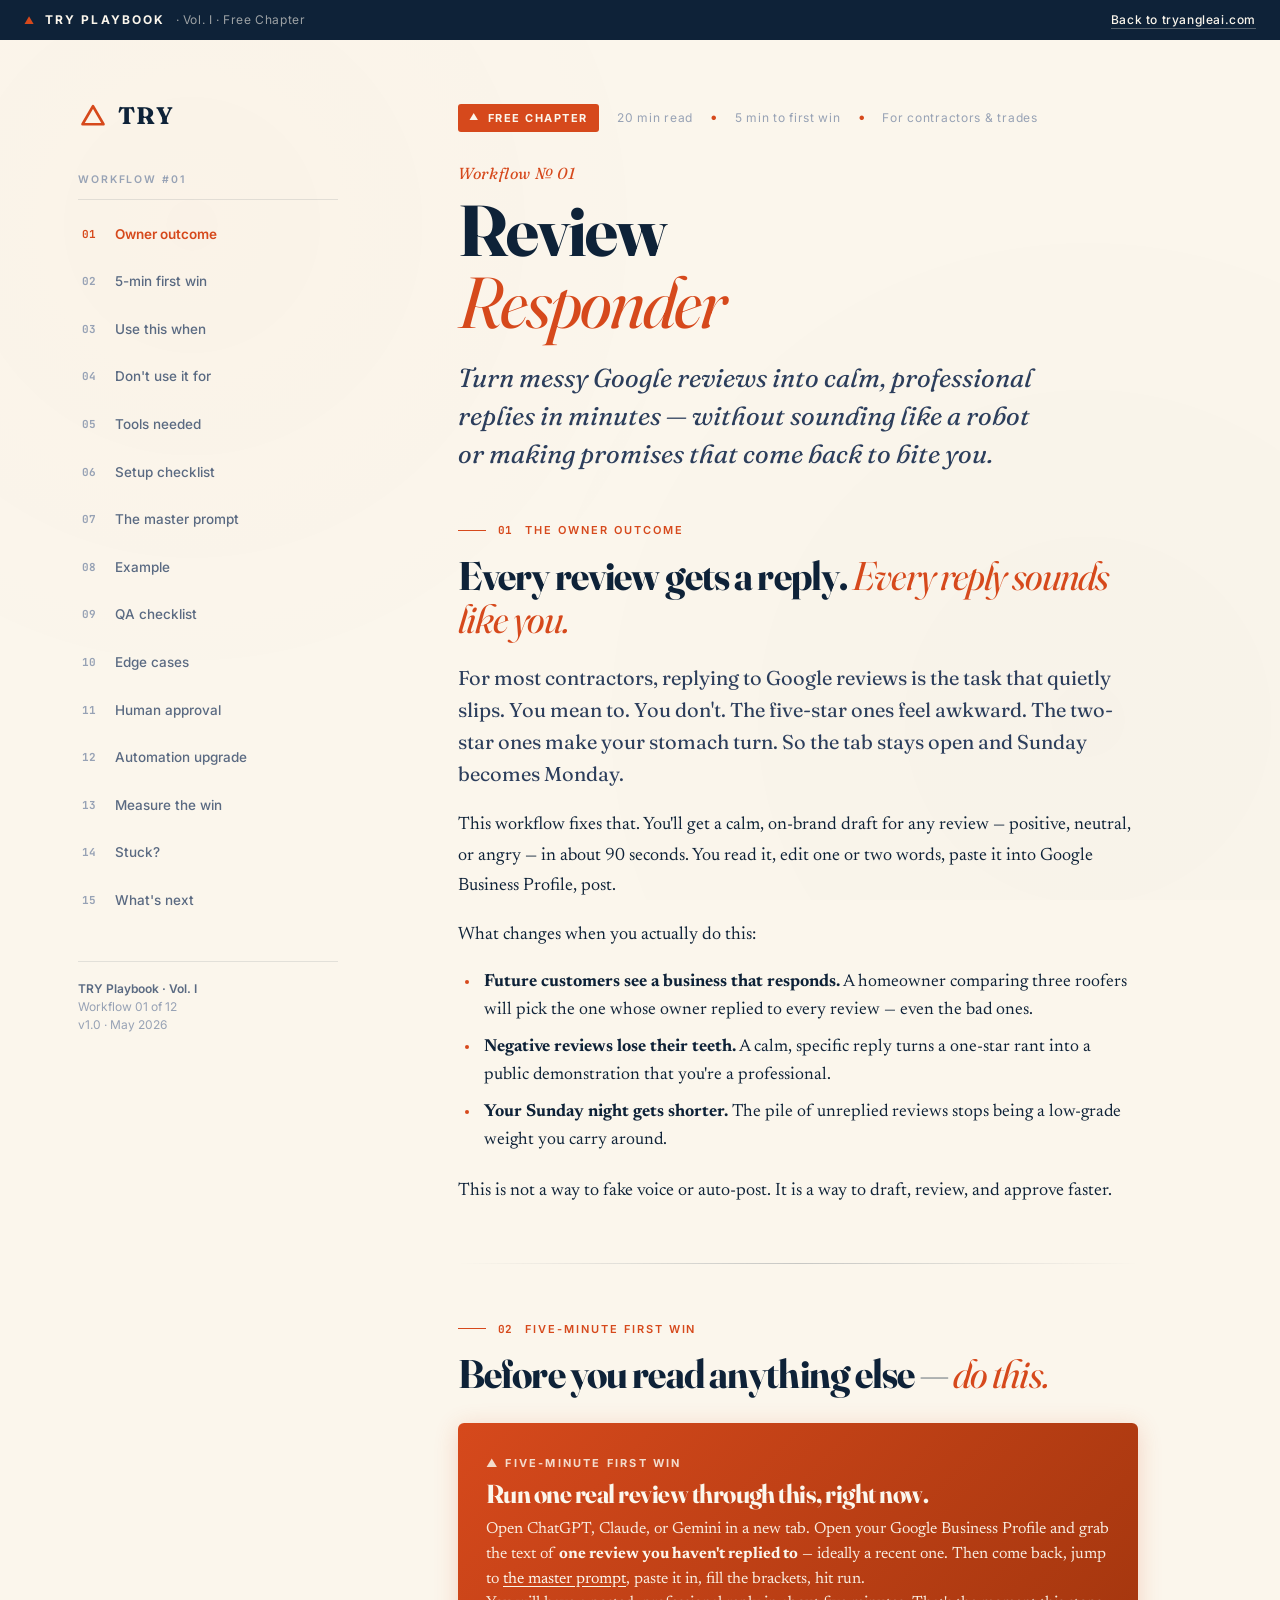
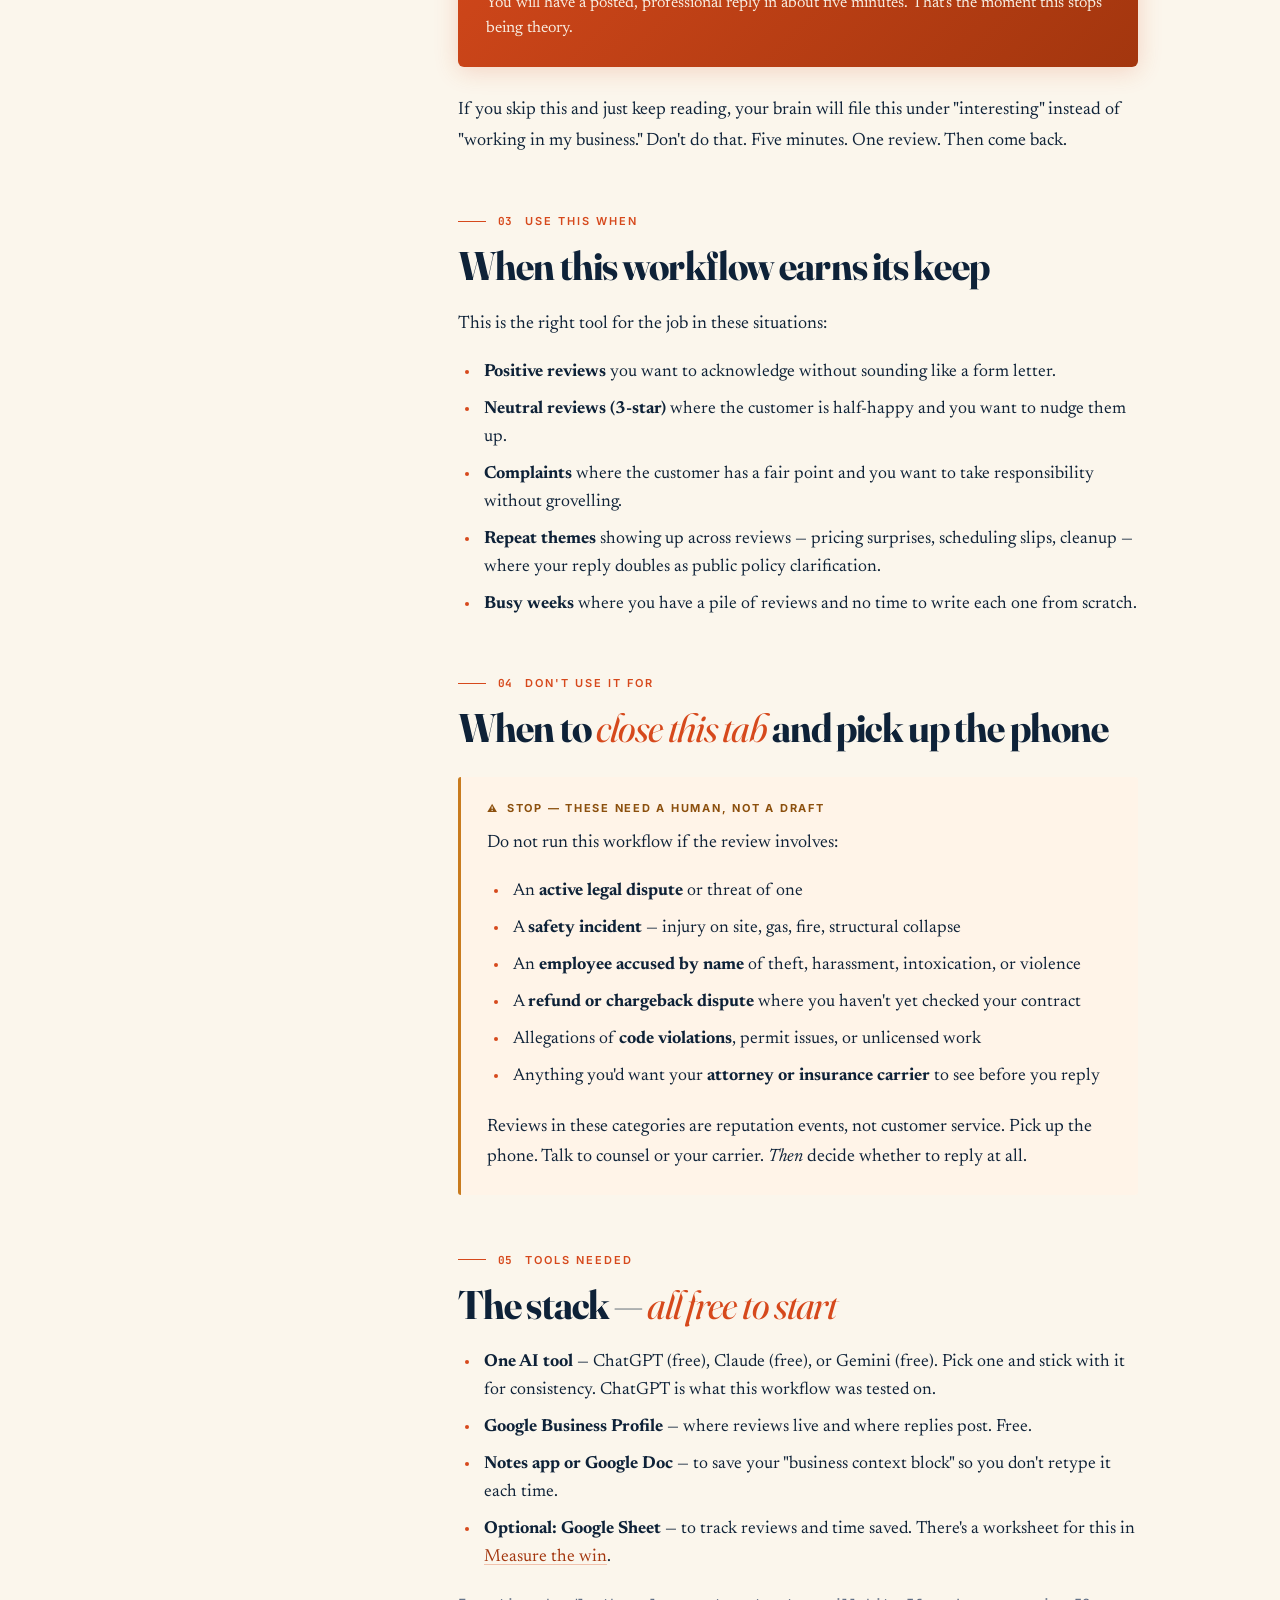
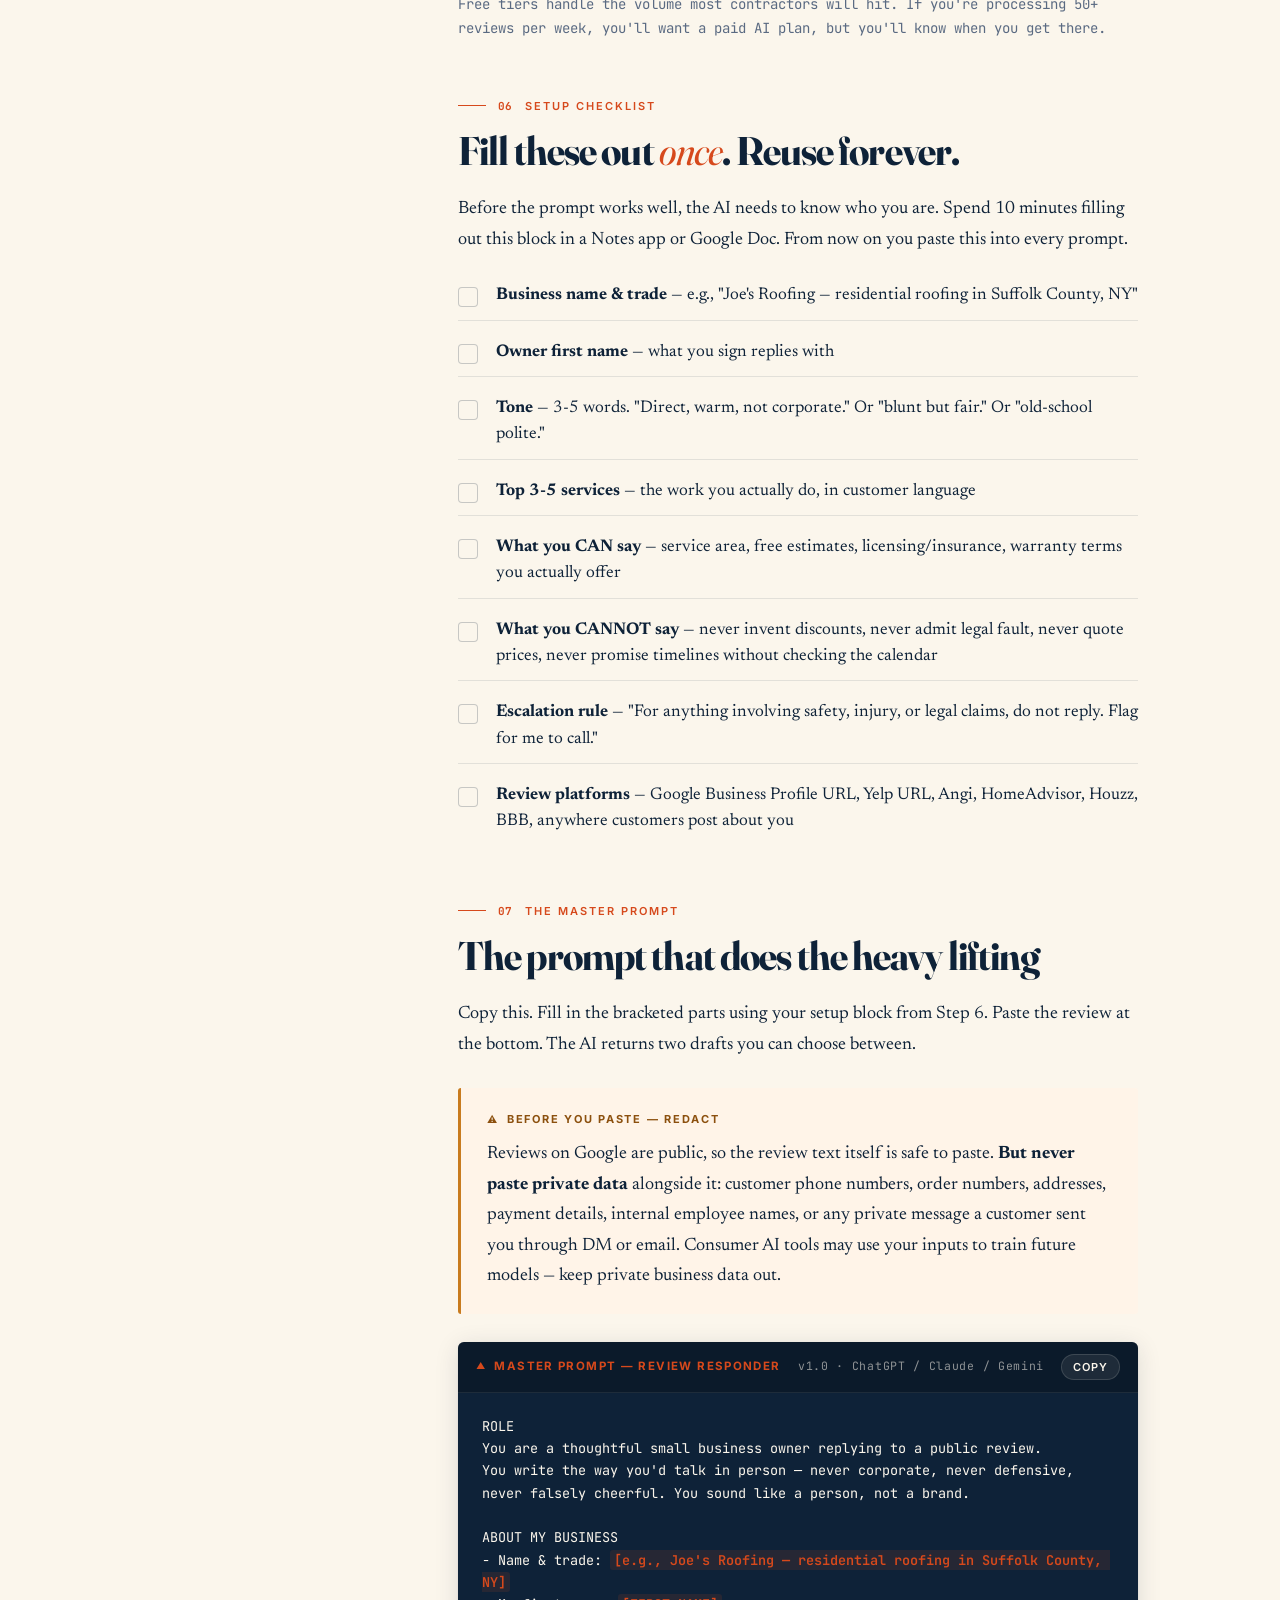
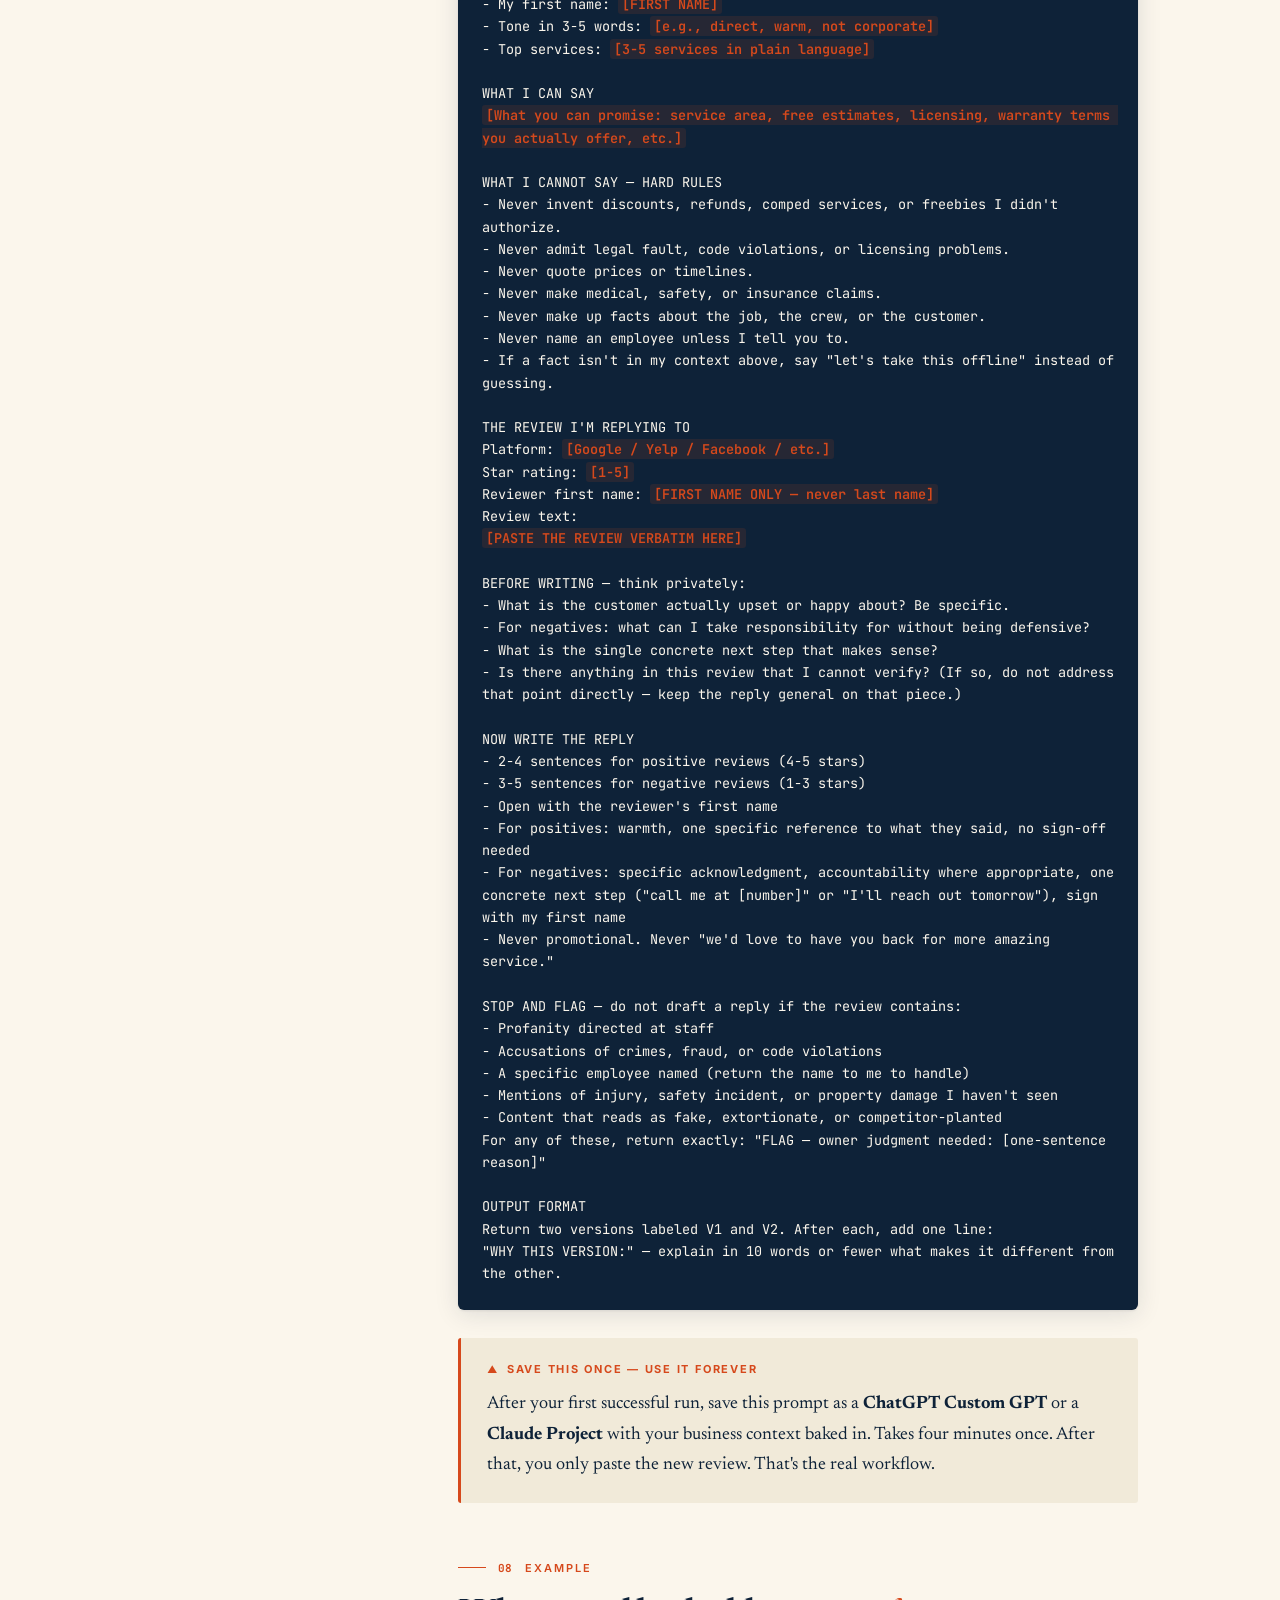
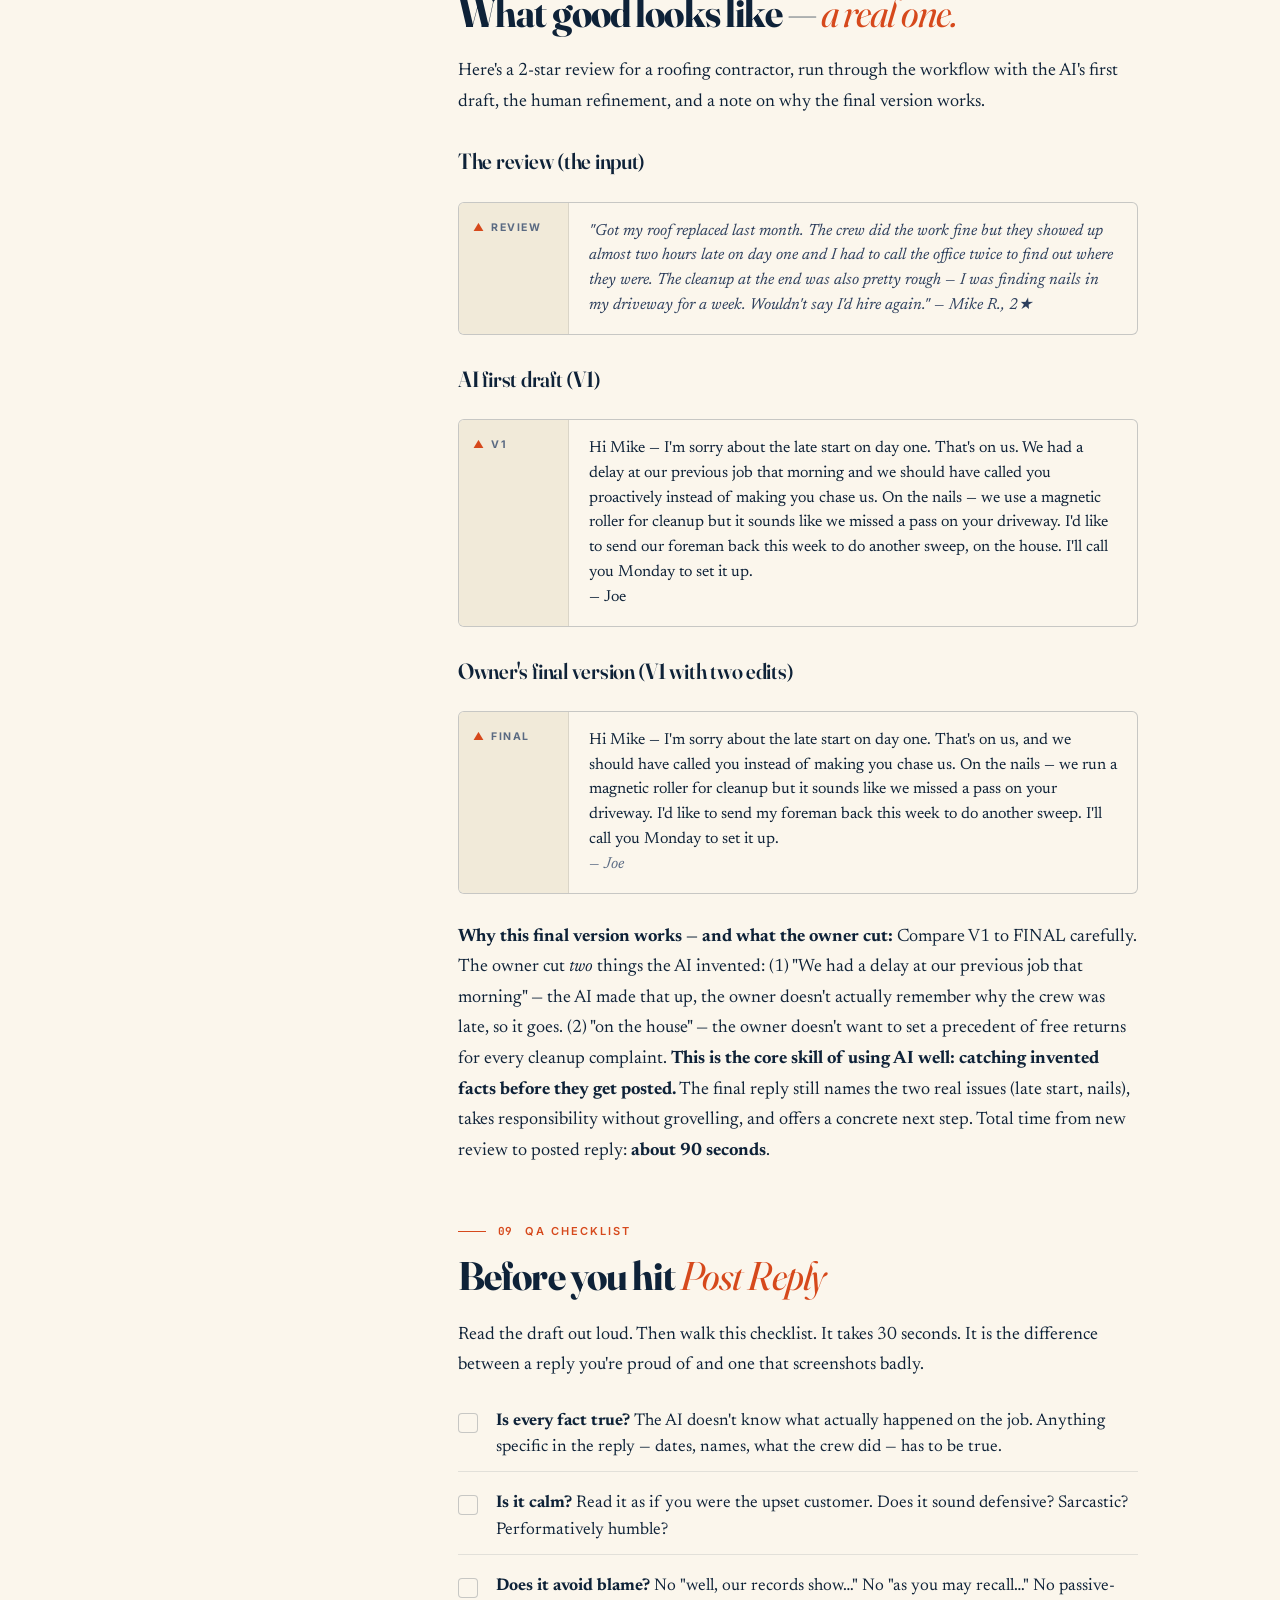
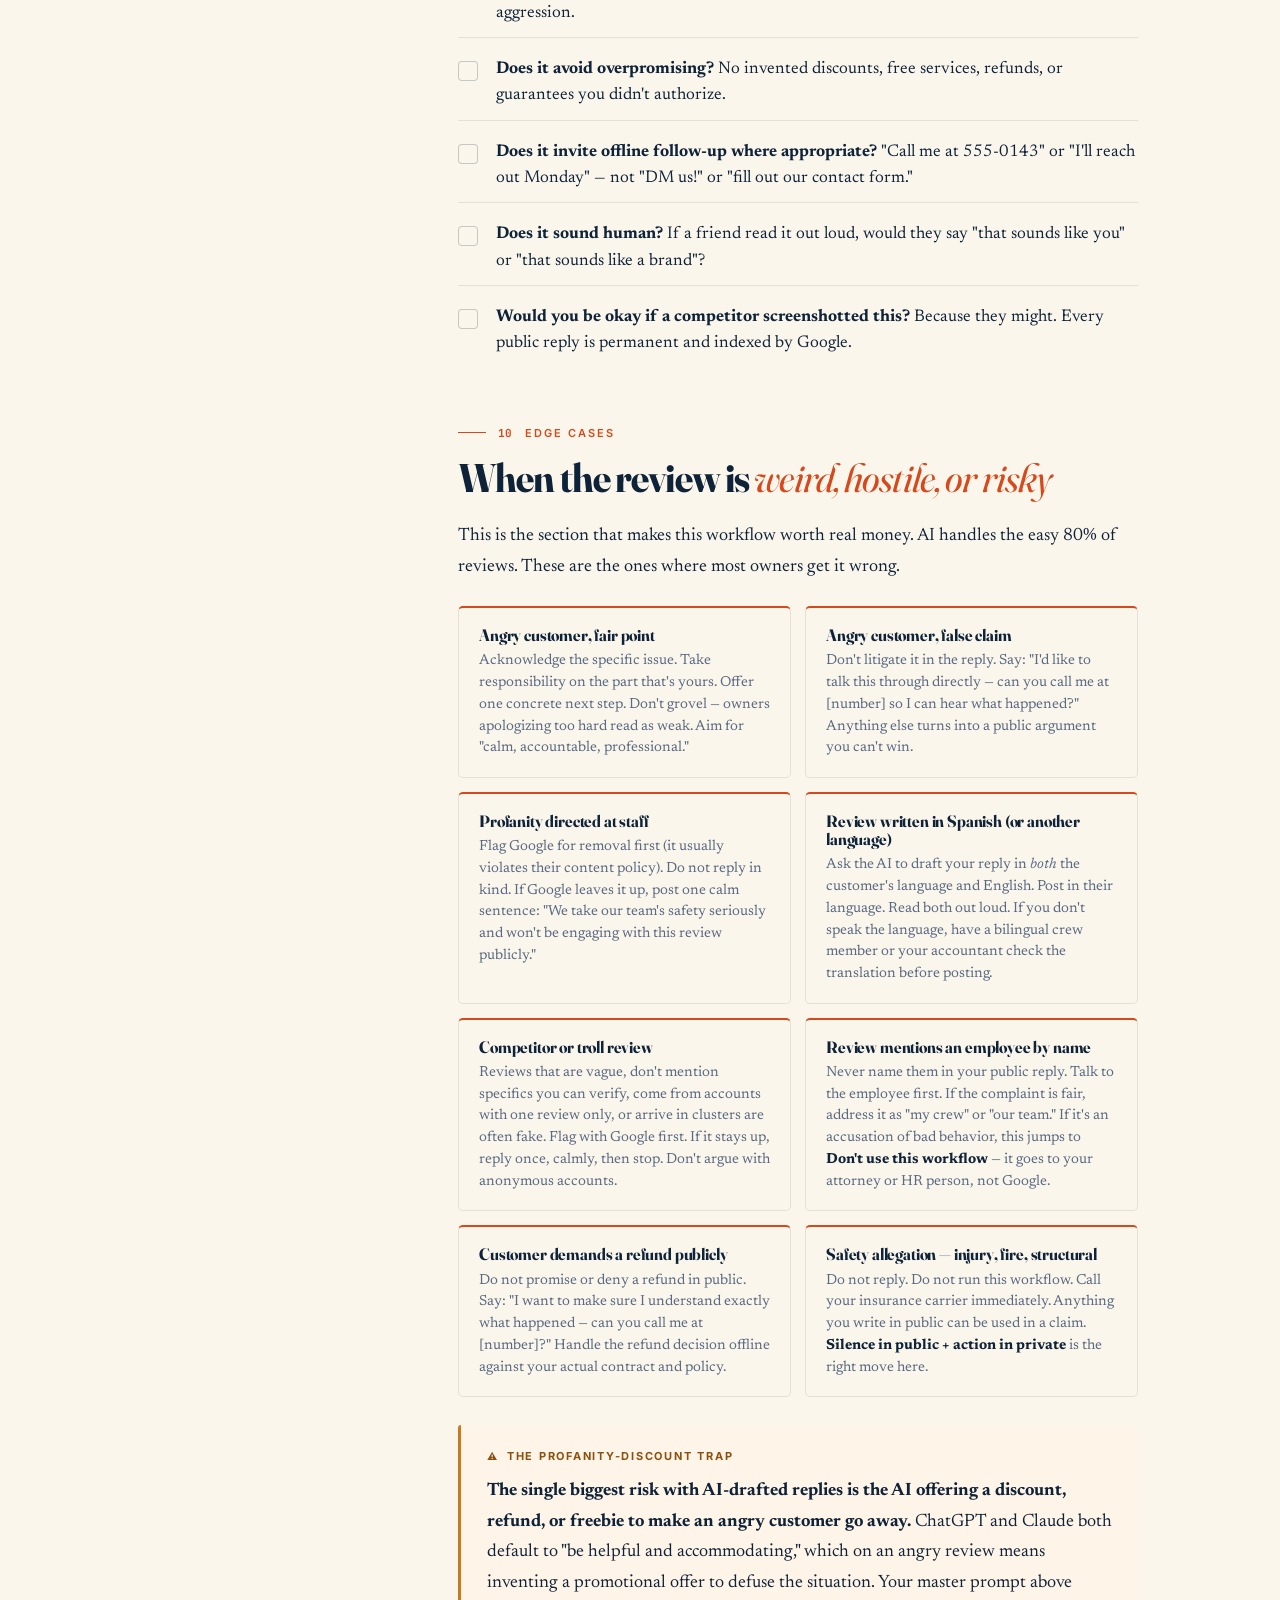
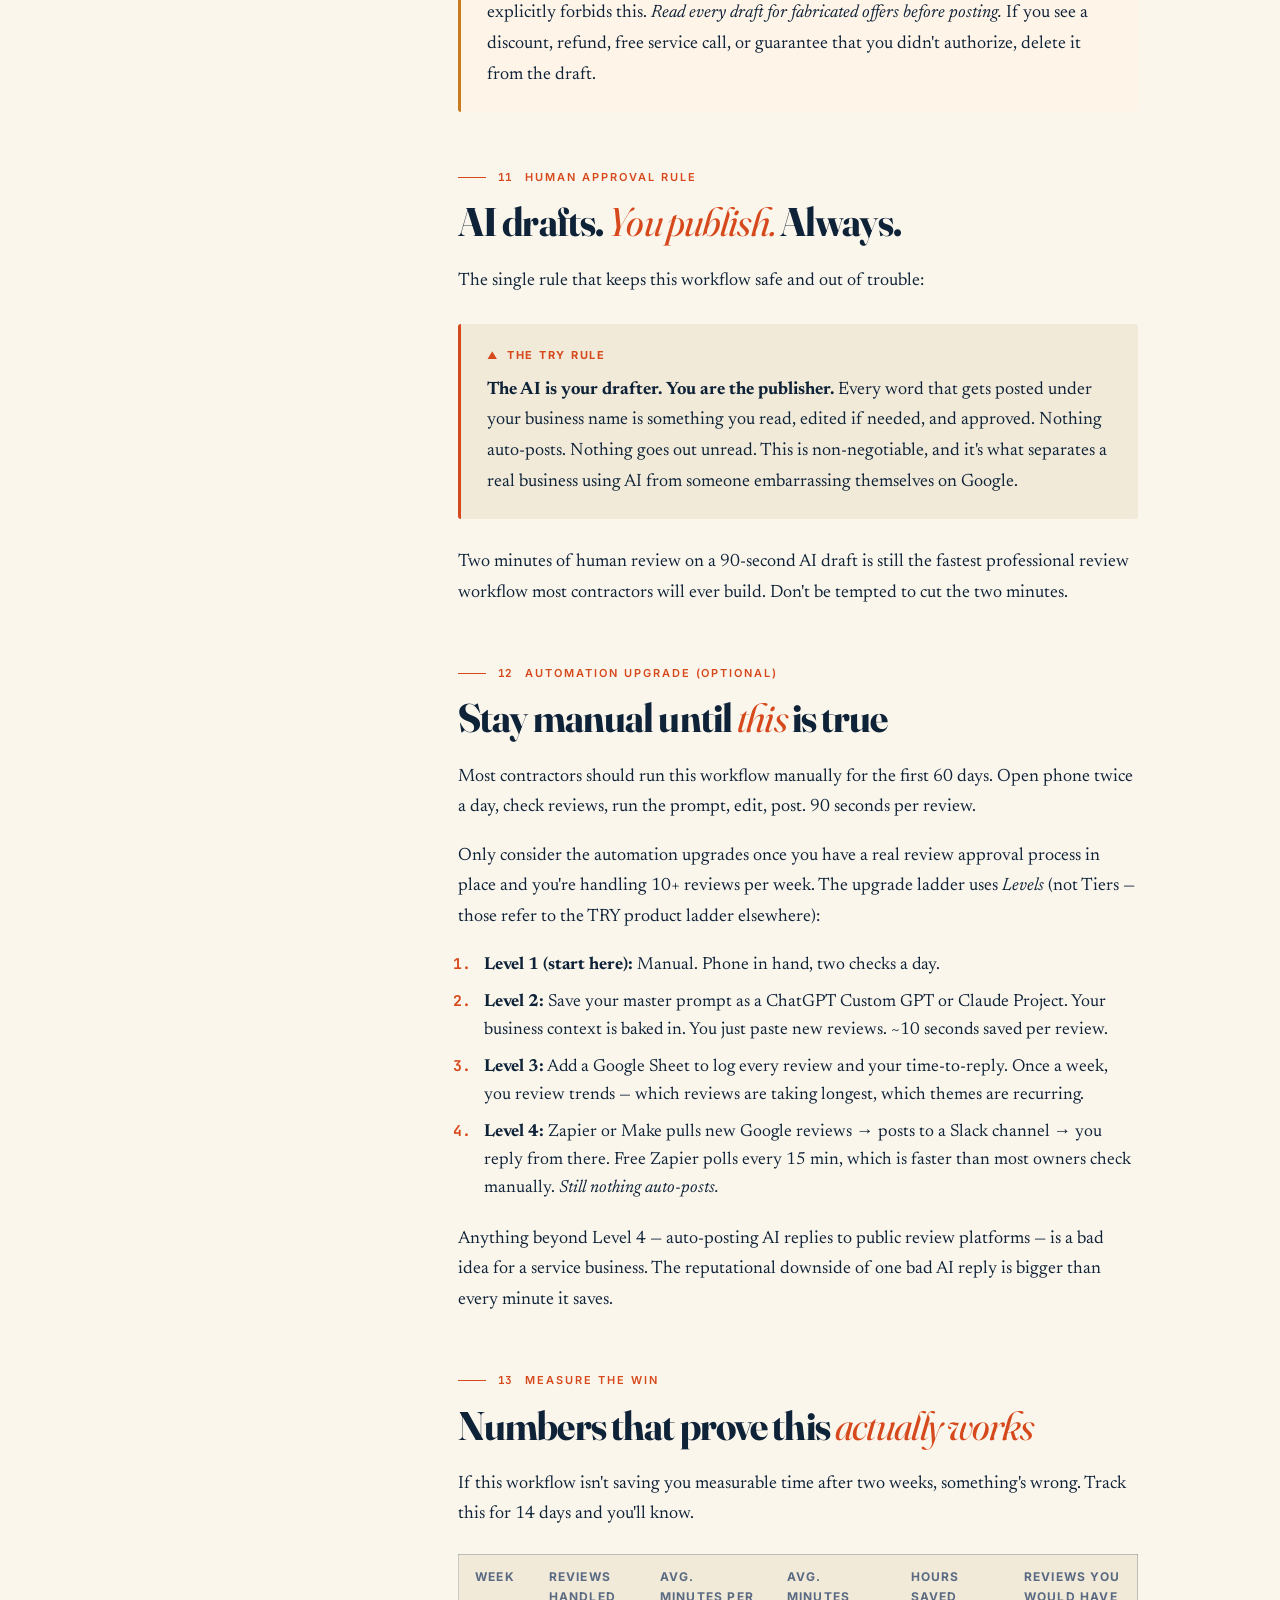
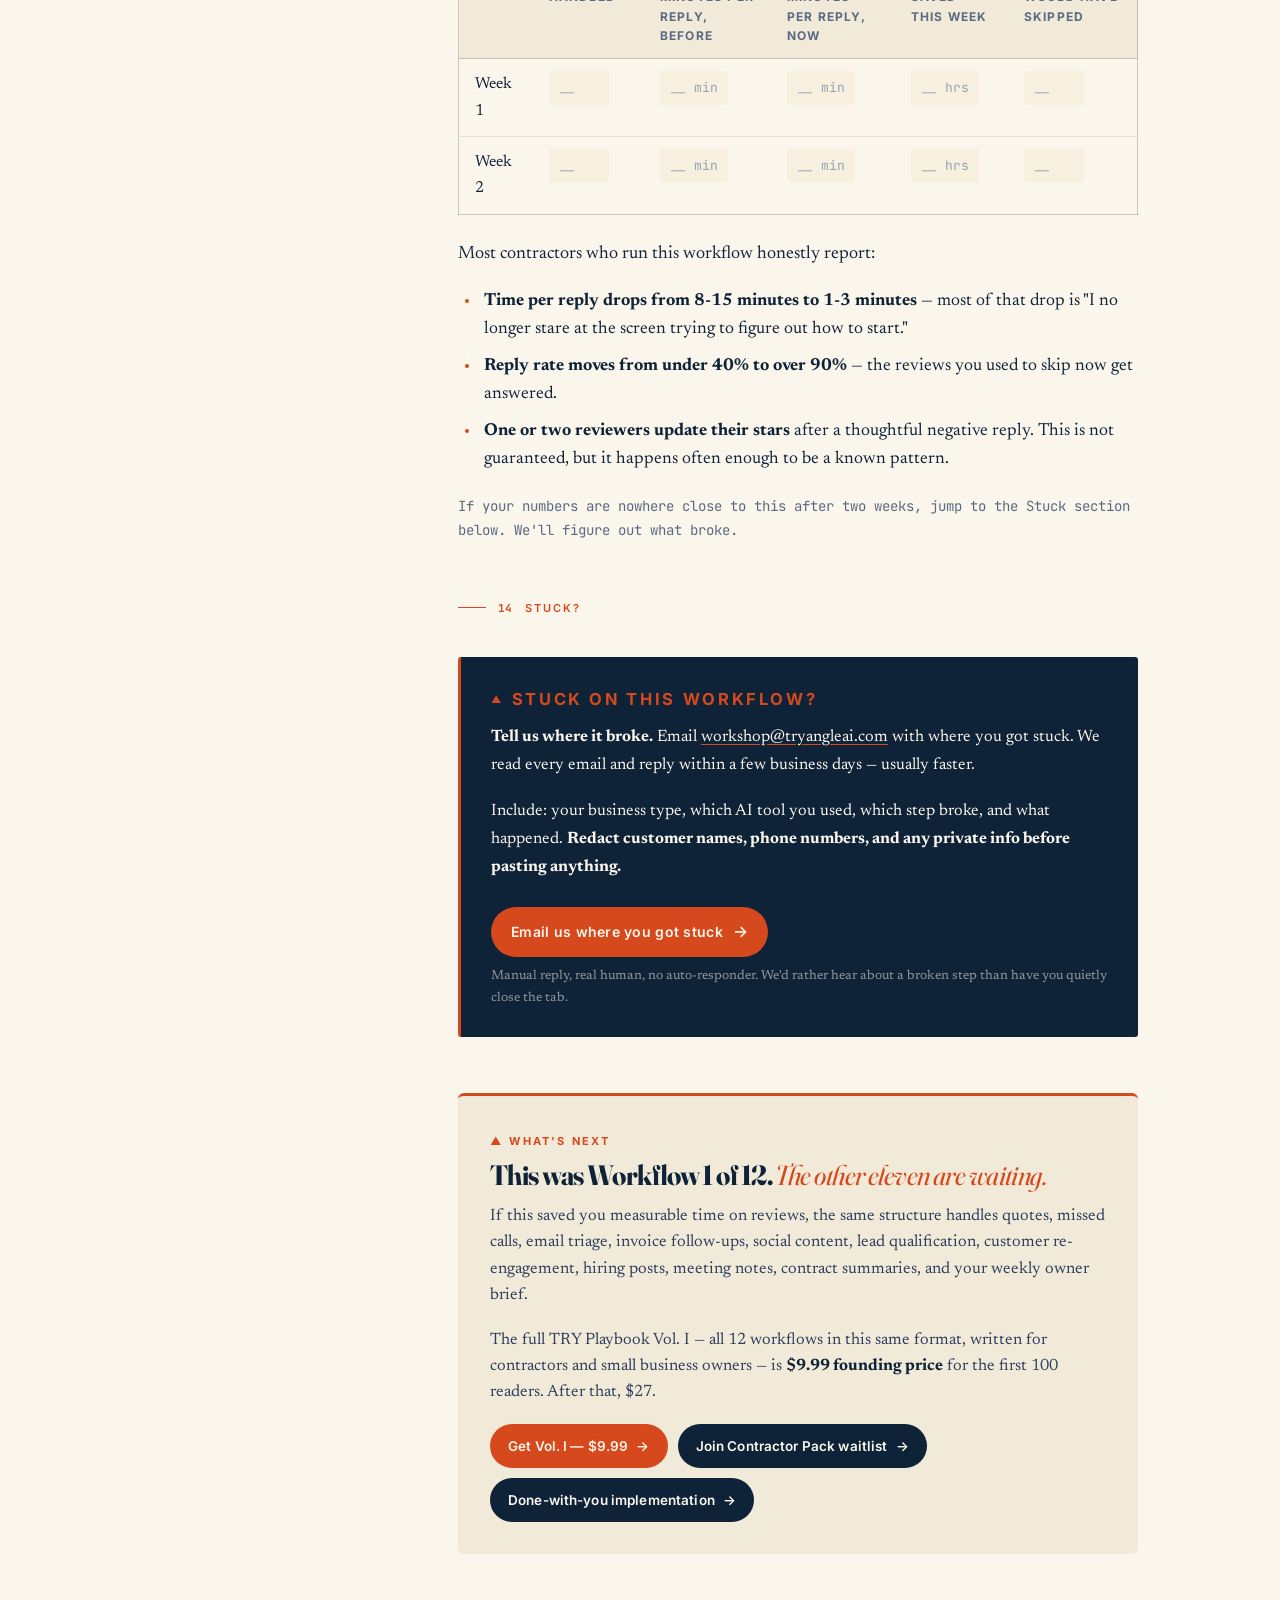
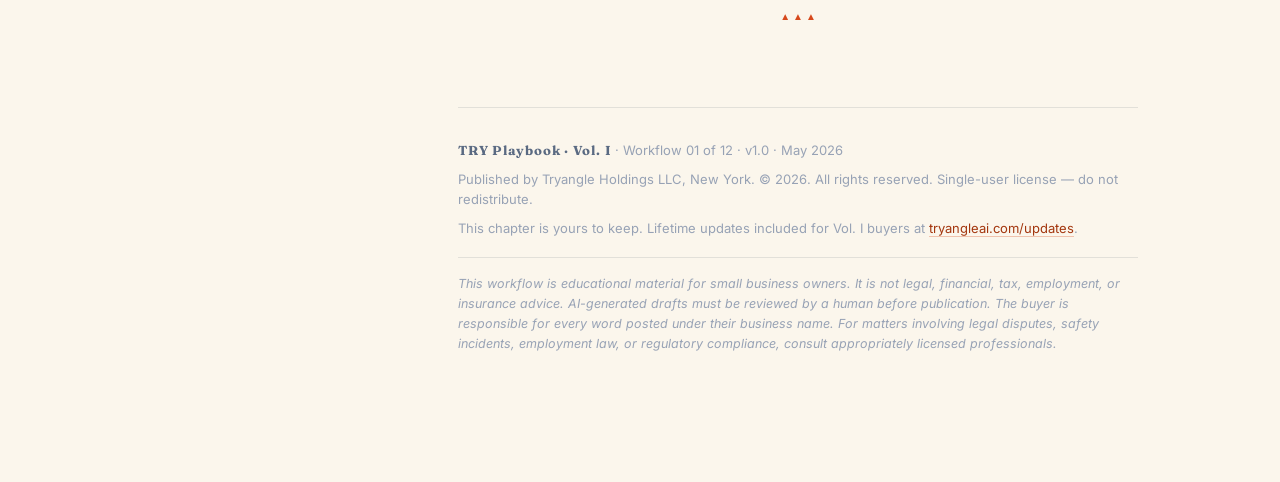
<file: chapter-1-free/index.html>
<!DOCTYPE html>
<html lang="en">
<head>
<meta charset="UTF-8" />
<meta name="viewport" content="width=device-width, initial-scale=1.0" />
<title>Workflow #01 — Review Responder · TRY Playbook Vol. I</title>
<meta name="description" content="Turn messy Google reviews into calm, professional replies in minutes. The free first workflow from TRY Playbook Vol. I — built for contractors and small business owners." />
<meta name="theme-color" content="#fbf6ec" />
<meta property="og:title" content="Review Responder — Free Chapter from TRY Playbook Vol. I" />
<meta property="og:description" content="The AI workflow that helps contractors reply to every Google review in their voice, without sounding robotic or making risky claims." />
<meta property="og:type" content="article" />

<link rel="preconnect" href="https://fonts.googleapis.com" />
<link rel="preconnect" href="https://fonts.gstatic.com" crossorigin />
<link href="https://fonts.googleapis.com/css2?family=Fraunces:ital,opsz,wght@0,9..144,400;0,9..144,500;0,9..144,600;0,9..144,700;1,9..144,400;1,9..144,500&family=Newsreader:ital,opsz,wght@0,6..72,400;0,6..72,500;0,6..72,600;0,6..72,700;1,6..72,400&family=Inter:wght@400;500;600;700&family=JetBrains+Mono:wght@400;500;600&display=swap" rel="stylesheet" />

<link rel="stylesheet" href="styles.css" />
<link rel="icon" href="data:image/svg+xml,%3Csvg xmlns='http://www.w3.org/2000/svg' viewBox='0 0 100 100'%3E%3Crect width='100' height='100' fill='%23fbf6ec'/%3E%3Cpath d='M50 22 L78 76 L22 76 Z' fill='none' stroke='%23d6491c' stroke-width='8' stroke-linejoin='round'/%3E%3C/svg%3E" />
</head>
<body>

<!-- Top ribbon -->
<div class="ribbon">
  <div class="ribbon-left">
    <span class="ribbon-mark">▲</span>
    <span class="ribbon-brand">TRY PLAYBOOK</span>
    <span class="ribbon-vol">· Vol. I · Free Chapter</span>
  </div>
  <div class="ribbon-right">
    <a href="https://tryangleai.com">Back to tryangleai.com</a>
  </div>
</div>

<!-- Mobile sticky progress (visible on narrow screens only) -->
<div class="rail-mobile" id="railMobile">
  <div class="rail-mobile-inner">
    <span class="rail-mobile-brand">
      <svg viewBox="0 0 40 40" xmlns="http://www.w3.org/2000/svg"><path d="M20 7 L34 31 L6 31 Z" fill="none" stroke="currentColor" stroke-width="3.5" stroke-linejoin="round"/></svg>
      TRY
    </span>
    <span class="rail-mobile-where">
      <span class="rail-mobile-num">01</span> · <span id="railMobileSection">Review Responder</span>
    </span>
  </div>
</div>

<div class="page">

  <!-- Left rail (desktop) -->
  <aside class="rail" aria-label="Workflow progress">
    <a href="https://tryangleai.com" class="rail-brand" aria-label="TRY home">
      <span class="rail-brand-mark">
        <svg viewBox="0 0 40 40" xmlns="http://www.w3.org/2000/svg" aria-hidden="true">
          <path d="M20 7 L34 31 L6 31 Z" fill="none" stroke="currentColor" stroke-width="3.5" stroke-linejoin="round"/>
        </svg>
      </span>
      <span class="rail-brand-word">TRY</span>
    </a>

    <div class="rail-label">Workflow #01</div>
    <ul class="rail-nav" id="railNav">
      <li><a href="#outcome"   data-section="outcome"><span class="rail-num">01</span>Owner outcome</a></li>
      <li><a href="#first-win" data-section="first-win"><span class="rail-num">02</span>5-min first win</a></li>
      <li><a href="#use-when"  data-section="use-when"><span class="rail-num">03</span>Use this when</a></li>
      <li><a href="#not-when"  data-section="not-when"><span class="rail-num">04</span>Don't use it for</a></li>
      <li><a href="#tools"     data-section="tools"><span class="rail-num">05</span>Tools needed</a></li>
      <li><a href="#setup"     data-section="setup"><span class="rail-num">06</span>Setup checklist</a></li>
      <li><a href="#prompt"    data-section="prompt"><span class="rail-num">07</span>The master prompt</a></li>
      <li><a href="#example"   data-section="example"><span class="rail-num">08</span>Example</a></li>
      <li><a href="#qa"        data-section="qa"><span class="rail-num">09</span>QA checklist</a></li>
      <li><a href="#edges"     data-section="edges"><span class="rail-num">10</span>Edge cases</a></li>
      <li><a href="#approval"  data-section="approval"><span class="rail-num">11</span>Human approval</a></li>
      <li><a href="#automate"  data-section="automate"><span class="rail-num">12</span>Automation upgrade</a></li>
      <li><a href="#measure"   data-section="measure"><span class="rail-num">13</span>Measure the win</a></li>
      <li><a href="#stuck"     data-section="stuck"><span class="rail-num">14</span>Stuck?</a></li>
      <li><a href="#next"      data-section="next"><span class="rail-num">15</span>What's next</a></li>
    </ul>

    <div class="rail-foot">
      <strong>TRY Playbook · Vol. I</strong><br/>
      Workflow 01 of 12<br/>
      v1.0 · May 2026
    </div>
  </aside>

  <!-- Main content -->
  <main class="content">

    <!-- Header -->
    <header class="chapter-head">
      <div class="chapter-meta">
        <span class="chapter-tag"><span class="chapter-tag-mark">▲</span>FREE CHAPTER</span>
        <span>20 min read</span>
        <span class="dot">●</span>
        <span>5 min to first win</span>
        <span class="dot">●</span>
        <span>For contractors & trades</span>
      </div>
      <div class="chapter-num">Workflow № 01</div>
      <h1 class="chapter-title">Review<br/><em>Responder</em></h1>
      <p class="chapter-deck">Turn messy Google reviews into calm, professional replies in minutes — without sounding like a robot or making promises that come back to bite you.</p>
    </header>

    <!-- 1. OUTCOME -->
    <section id="outcome">
      <div class="section-eyebrow"><span class="step-num">01</span><span>The owner outcome</span></div>
      <h2 class="section-title">Every review gets a reply. <em>Every reply sounds like you.</em></h2>
      <p class="lead">For most contractors, replying to Google reviews is the task that quietly slips. You mean to. You don't. The five-star ones feel awkward. The two-star ones make your stomach turn. So the tab stays open and Sunday becomes Monday.</p>
      <p>This workflow fixes that. You'll get a calm, on-brand draft for any review — positive, neutral, or angry — in about 90 seconds. You read it, edit one or two words, paste it into Google Business Profile, post.</p>
      <p>What changes when you actually do this:</p>
      <ul>
        <li><strong>Future customers see a business that responds.</strong> A homeowner comparing three roofers will pick the one whose owner replied to every review — even the bad ones.</li>
        <li><strong>Negative reviews lose their teeth.</strong> A calm, specific reply turns a one-star rant into a public demonstration that you're a professional.</li>
        <li><strong>Your Sunday night gets shorter.</strong> The pile of unreplied reviews stops being a low-grade weight you carry around.</li>
      </ul>
      <p>This is not a way to fake voice or auto-post. It is a way to draft, review, and approve faster.</p>
    </section>

    <hr class="divider" />

    <!-- 2. FIVE-MINUTE FIRST WIN -->
    <section id="first-win">
      <div class="section-eyebrow"><span class="step-num">02</span><span>Five-minute first win</span></div>
      <h2 class="section-title">Before you read anything else — <em>do this.</em></h2>
      <div class="five-min">
        <div class="five-min-tag">▲ Five-minute first win</div>
        <h3>Run one real review through this, right now.</h3>
        <p>Open ChatGPT, Claude, or Gemini in a new tab. Open your Google Business Profile and grab the text of <strong>one review you haven't replied to</strong> — ideally a recent one. Then come back, jump to <a href="#prompt" style="color: var(--paper); text-decoration: underline;">the master prompt</a>, paste it in, fill the brackets, hit run.</p>
        <p>You will have a posted, professional reply in about five minutes. That's the moment this stops being theory.</p>
      </div>
      <p>If you skip this and just keep reading, your brain will file this under "interesting" instead of "working in my business." Don't do that. Five minutes. One review. Then come back.</p>
    </section>

    <!-- 3. USE THIS WHEN -->
    <section id="use-when">
      <div class="section-eyebrow"><span class="step-num">03</span><span>Use this when</span></div>
      <h2 class="section-title">When this workflow earns its keep</h2>
      <p>This is the right tool for the job in these situations:</p>
      <ul>
        <li><strong>Positive reviews</strong> you want to acknowledge without sounding like a form letter.</li>
        <li><strong>Neutral reviews (3-star)</strong> where the customer is half-happy and you want to nudge them up.</li>
        <li><strong>Complaints</strong> where the customer has a fair point and you want to take responsibility without grovelling.</li>
        <li><strong>Repeat themes</strong> showing up across reviews — pricing surprises, scheduling slips, cleanup — where your reply doubles as public policy clarification.</li>
        <li><strong>Busy weeks</strong> where you have a pile of reviews and no time to write each one from scratch.</li>
      </ul>
    </section>

    <!-- 4. DO NOT USE -->
    <section id="not-when">
      <div class="section-eyebrow"><span class="step-num">04</span><span>Don't use it for</span></div>
      <h2 class="section-title">When to <em>close this tab</em> and pick up the phone</h2>
      <div class="callout warn">
        <p class="callout-title"><span class="callout-title-mark">⚠</span>STOP — these need a human, not a draft</p>
        <p>Do not run this workflow if the review involves:</p>
        <ul>
          <li>An <strong>active legal dispute</strong> or threat of one</li>
          <li>A <strong>safety incident</strong> — injury on site, gas, fire, structural collapse</li>
          <li>An <strong>employee accused by name</strong> of theft, harassment, intoxication, or violence</li>
          <li>A <strong>refund or chargeback dispute</strong> where you haven't yet checked your contract</li>
          <li>Allegations of <strong>code violations</strong>, permit issues, or unlicensed work</li>
          <li>Anything you'd want your <strong>attorney or insurance carrier</strong> to see before you reply</li>
        </ul>
        <p style="margin-top:14px;">Reviews in these categories are reputation events, not customer service. Pick up the phone. Talk to counsel or your carrier. <em>Then</em> decide whether to reply at all.</p>
      </div>
    </section>

    <!-- 5. TOOLS -->
    <section id="tools">
      <div class="section-eyebrow"><span class="step-num">05</span><span>Tools needed</span></div>
      <h2 class="section-title">The stack — <em>all free to start</em></h2>
      <ul>
        <li><strong>One AI tool</strong> — ChatGPT (free), Claude (free), or Gemini (free). Pick one and stick with it for consistency. ChatGPT is what this workflow was tested on.</li>
        <li><strong>Google Business Profile</strong> — where reviews live and where replies post. Free.</li>
        <li><strong>Notes app or Google Doc</strong> — to save your "business context block" so you don't retype it each time.</li>
        <li><strong>Optional: Google Sheet</strong> — to track reviews and time saved. There's a worksheet for this in <a href="#measure">Measure the win</a>.</li>
      </ul>
      <p class="mono" style="font-size:14px;color:var(--ink-mute);margin-top:14px;">Free tiers handle the volume most contractors will hit. If you're processing 50+ reviews per week, you'll want a paid AI plan, but you'll know when you get there.</p>
    </section>

    <!-- 6. SETUP CHECKLIST -->
    <section id="setup">
      <div class="section-eyebrow"><span class="step-num">06</span><span>Setup checklist</span></div>
      <h2 class="section-title">Fill these out <em>once</em>. Reuse forever.</h2>
      <p>Before the prompt works well, the AI needs to know who you are. Spend 10 minutes filling out this block in a Notes app or Google Doc. From now on you paste this into every prompt.</p>

      <ul class="checklist" id="setupChecklist">
        <li data-step="biz-name"><strong>Business name & trade</strong> — e.g., "Joe's Roofing — residential roofing in Suffolk County, NY"</li>
        <li data-step="owner"><strong>Owner first name</strong> — what you sign replies with</li>
        <li data-step="tone"><strong>Tone</strong> — 3-5 words. "Direct, warm, not corporate." Or "blunt but fair." Or "old-school polite."</li>
        <li data-step="services"><strong>Top 3-5 services</strong> — the work you actually do, in customer language</li>
        <li data-step="can-promise"><strong>What you CAN say</strong> — service area, free estimates, licensing/insurance, warranty terms you actually offer</li>
        <li data-step="cant-promise"><strong>What you CANNOT say</strong> — never invent discounts, never admit legal fault, never quote prices, never promise timelines without checking the calendar</li>
        <li data-step="escalation"><strong>Escalation rule</strong> — "For anything involving safety, injury, or legal claims, do not reply. Flag for me to call."</li>
        <li data-step="links"><strong>Review platforms</strong> — Google Business Profile URL, Yelp URL, Angi, HomeAdvisor, Houzz, BBB, anywhere customers post about you</li>
      </ul>
    </section>

    <!-- 7. MASTER PROMPT -->
    <section id="prompt">
      <div class="section-eyebrow"><span class="step-num">07</span><span>The master prompt</span></div>
      <h2 class="section-title">The prompt that does the heavy lifting</h2>
      <p>Copy this. Fill in the bracketed parts using your setup block from Step 6. Paste the review at the bottom. The AI returns two drafts you can choose between.</p>

      <div class="callout warn">
        <p class="callout-title"><span class="callout-title-mark">⚠</span>BEFORE YOU PASTE — REDACT</p>
        <p>Reviews on Google are public, so the review text itself is safe to paste. <strong>But never paste private data</strong> alongside it: customer phone numbers, order numbers, addresses, payment details, internal employee names, or any private message a customer sent you through DM or email. Consumer AI tools may use your inputs to train future models — keep private business data out.</p>
      </div>

      <div class="prompt-block">
        <div class="prompt-head">
          <span class="prompt-head-label">Master Prompt — Review Responder</span>
          <span class="prompt-head-meta">v1.0 · ChatGPT / Claude / Gemini</span>
          <button class="copy-btn" id="copyPrompt" data-target="promptBody" aria-label="Copy prompt to clipboard">Copy</button>
        </div>
<pre class="prompt-body" id="promptBody">ROLE
You are a thoughtful small business owner replying to a public review.
You write the way you'd talk in person — never corporate, never defensive,
never falsely cheerful. You sound like a person, not a brand.

ABOUT MY BUSINESS
- Name & trade: <span class="var">[e.g., Joe's Roofing — residential roofing in Suffolk County, NY]</span>
- My first name: <span class="var">[FIRST NAME]</span>
- Tone in 3-5 words: <span class="var">[e.g., direct, warm, not corporate]</span>
- Top services: <span class="var">[3-5 services in plain language]</span>

WHAT I CAN SAY
<span class="var">[What you can promise: service area, free estimates, licensing, warranty terms you actually offer, etc.]</span>

WHAT I CANNOT SAY — HARD RULES
- Never invent discounts, refunds, comped services, or freebies I didn't authorize.
- Never admit legal fault, code violations, or licensing problems.
- Never quote prices or timelines.
- Never make medical, safety, or insurance claims.
- Never make up facts about the job, the crew, or the customer.
- Never name an employee unless I tell you to.
- If a fact isn't in my context above, say "let's take this offline" instead of guessing.

THE REVIEW I'M REPLYING TO
Platform: <span class="var">[Google / Yelp / Facebook / etc.]</span>
Star rating: <span class="var">[1-5]</span>
Reviewer first name: <span class="var">[FIRST NAME ONLY — never last name]</span>
Review text:
<span class="var">[PASTE THE REVIEW VERBATIM HERE]</span>

BEFORE WRITING — think privately:
- What is the customer actually upset or happy about? Be specific.
- For negatives: what can I take responsibility for without being defensive?
- What is the single concrete next step that makes sense?
- Is there anything in this review that I cannot verify? (If so, do not address that point directly — keep the reply general on that piece.)

NOW WRITE THE REPLY
- 2-4 sentences for positive reviews (4-5 stars)
- 3-5 sentences for negative reviews (1-3 stars)
- Open with the reviewer's first name
- For positives: warmth, one specific reference to what they said, no sign-off needed
- For negatives: specific acknowledgment, accountability where appropriate, one concrete next step ("call me at [number]" or "I'll reach out tomorrow"), sign with my first name
- Never promotional. Never "we'd love to have you back for more amazing service."

STOP AND FLAG — do not draft a reply if the review contains:
- Profanity directed at staff
- Accusations of crimes, fraud, or code violations
- A specific employee named (return the name to me to handle)
- Mentions of injury, safety incident, or property damage I haven't seen
- Content that reads as fake, extortionate, or competitor-planted
For any of these, return exactly: "FLAG — owner judgment needed: [one-sentence reason]"

OUTPUT FORMAT
Return two versions labeled V1 and V2. After each, add one line:
"WHY THIS VERSION:" — explain in 10 words or fewer what makes it different from the other.</pre>
      </div>

      <div class="callout">
        <p class="callout-title"><span class="callout-title-mark">▲</span>SAVE THIS ONCE — USE IT FOREVER</p>
        <p>After your first successful run, save this prompt as a <strong>ChatGPT Custom GPT</strong> or a <strong>Claude Project</strong> with your business context baked in. Takes four minutes once. After that, you only paste the new review. That's the real workflow.</p>
      </div>
    </section>

    <!-- 8. EXAMPLE -->
    <section id="example">
      <div class="section-eyebrow"><span class="step-num">08</span><span>Example</span></div>
      <h2 class="section-title">What good looks like — <em>a real one.</em></h2>
      <p>Here's a 2-star review for a roofing contractor, run through the workflow with the AI's first draft, the human refinement, and a note on why the final version works.</p>

      <h3 class="sub-title">The review (the input)</h3>
      <div class="example">
        <div class="example-row">
          <div class="example-label"><span class="example-label-mark">▲</span>REVIEW</div>
          <div class="example-body review">
            "Got my roof replaced last month. The crew did the work fine but they showed up almost two hours late on day one and I had to call the office twice to find out where they were. The cleanup at the end was also pretty rough — I was finding nails in my driveway for a week. Wouldn't say I'd hire again." — Mike R., 2★
          </div>
        </div>
      </div>

      <h3 class="sub-title">AI first draft (V1)</h3>
      <div class="example">
        <div class="example-row">
          <div class="example-label"><span class="example-label-mark">▲</span>V1</div>
          <div class="example-body">
            Hi Mike — I'm sorry about the late start on day one. That's on us. We had a delay at our previous job that morning and we should have called you proactively instead of making you chase us. On the nails — we use a magnetic roller for cleanup but it sounds like we missed a pass on your driveway. I'd like to send our foreman back this week to do another sweep, on the house. I'll call you Monday to set it up.<br/>— Joe
          </div>
        </div>
      </div>

      <h3 class="sub-title">Owner's final version (V1 with two edits)</h3>
      <div class="example">
        <div class="example-row">
          <div class="example-label"><span class="example-label-mark">▲</span>FINAL</div>
          <div class="example-body">
            Hi Mike — I'm sorry about the late start on day one. That's on us, and we should have called you instead of making you chase us. On the nails — we run a magnetic roller for cleanup but it sounds like we missed a pass on your driveway. I'd like to send my foreman back this week to do another sweep. I'll call you Monday to set it up.<br/><span class="signoff">— Joe</span>
          </div>
        </div>
      </div>

      <p><strong>Why this final version works — and what the owner cut:</strong> Compare V1 to FINAL carefully. The owner cut <em>two</em> things the AI invented: (1) "We had a delay at our previous job that morning" — the AI made that up, the owner doesn't actually remember why the crew was late, so it goes. (2) "on the house" — the owner doesn't want to set a precedent of free returns for every cleanup complaint. <strong>This is the core skill of using AI well: catching invented facts before they get posted.</strong> The final reply still names the two real issues (late start, nails), takes responsibility without grovelling, and offers a concrete next step. Total time from new review to posted reply: <strong>about 90 seconds</strong>.</p>
    </section>

    <!-- 9. QA CHECKLIST -->
    <section id="qa">
      <div class="section-eyebrow"><span class="step-num">09</span><span>QA checklist</span></div>
      <h2 class="section-title">Before you hit <em>Post Reply</em></h2>
      <p>Read the draft out loud. Then walk this checklist. It takes 30 seconds. It is the difference between a reply you're proud of and one that screenshots badly.</p>

      <ul class="checklist" id="qaChecklist">
        <li><strong>Is every fact true?</strong> The AI doesn't know what actually happened on the job. Anything specific in the reply — dates, names, what the crew did — has to be true.</li>
        <li><strong>Is it calm?</strong> Read it as if you were the upset customer. Does it sound defensive? Sarcastic? Performatively humble?</li>
        <li><strong>Does it avoid blame?</strong> No "well, our records show…" No "as you may recall…" No passive-aggression.</li>
        <li><strong>Does it avoid overpromising?</strong> No invented discounts, free services, refunds, or guarantees you didn't authorize.</li>
        <li><strong>Does it invite offline follow-up where appropriate?</strong> "Call me at 555-0143" or "I'll reach out Monday" — not "DM us!" or "fill out our contact form."</li>
        <li><strong>Does it sound human?</strong> If a friend read it out loud, would they say "that sounds like you" or "that sounds like a brand"?</li>
        <li><strong>Would you be okay if a competitor screenshotted this?</strong> Because they might. Every public reply is permanent and indexed by Google.</li>
      </ul>
    </section>

    <!-- 10. EDGE CASES -->
    <section id="edges">
      <div class="section-eyebrow"><span class="step-num">10</span><span>Edge cases</span></div>
      <h2 class="section-title">When the review is <em>weird, hostile, or risky</em></h2>
      <p>This is the section that makes this workflow worth real money. AI handles the easy 80% of reviews. These are the ones where most owners get it wrong.</p>

      <div class="edges">
        <div class="edge">
          <h4>Angry customer, fair point</h4>
          <p>Acknowledge the specific issue. Take responsibility on the part that's yours. Offer one concrete next step. Don't grovel — owners apologizing too hard read as weak. Aim for "calm, accountable, professional."</p>
        </div>
        <div class="edge">
          <h4>Angry customer, false claim</h4>
          <p>Don't litigate it in the reply. Say: "I'd like to talk this through directly — can you call me at [number] so I can hear what happened?" Anything else turns into a public argument you can't win.</p>
        </div>
        <div class="edge">
          <h4>Profanity directed at staff</h4>
          <p>Flag Google for removal first (it usually violates their content policy). Do not reply in kind. If Google leaves it up, post one calm sentence: "We take our team's safety seriously and won't be engaging with this review publicly."</p>
        </div>
        <div class="edge">
          <h4>Review written in Spanish (or another language)</h4>
          <p>Ask the AI to draft your reply in <em>both</em> the customer's language and English. Post in their language. Read both out loud. If you don't speak the language, have a bilingual crew member or your accountant check the translation before posting.</p>
        </div>
        <div class="edge">
          <h4>Competitor or troll review</h4>
          <p>Reviews that are vague, don't mention specifics you can verify, come from accounts with one review only, or arrive in clusters are often fake. Flag with Google first. If it stays up, reply once, calmly, then stop. Don't argue with anonymous accounts.</p>
        </div>
        <div class="edge">
          <h4>Review mentions an employee by name</h4>
          <p>Never name them in your public reply. Talk to the employee first. If the complaint is fair, address it as "my crew" or "our team." If it's an accusation of bad behavior, this jumps to <strong>Don't use this workflow</strong> — it goes to your attorney or HR person, not Google.</p>
        </div>
        <div class="edge">
          <h4>Customer demands a refund publicly</h4>
          <p>Do not promise or deny a refund in public. Say: "I want to make sure I understand exactly what happened — can you call me at [number]?" Handle the refund decision offline against your actual contract and policy.</p>
        </div>
        <div class="edge">
          <h4>Safety allegation — injury, fire, structural</h4>
          <p>Do not reply. Do not run this workflow. Call your insurance carrier immediately. Anything you write in public can be used in a claim. <strong>Silence in public + action in private</strong> is the right move here.</p>
        </div>
      </div>

      <div class="callout warn">
        <p class="callout-title"><span class="callout-title-mark">⚠</span>THE PROFANITY-DISCOUNT TRAP</p>
        <p><strong>The single biggest risk with AI-drafted replies is the AI offering a discount, refund, or freebie to make an angry customer go away.</strong> ChatGPT and Claude both default to "be helpful and accommodating," which on an angry review means inventing a promotional offer to defuse the situation. Your master prompt above explicitly forbids this. <em>Read every draft for fabricated offers before posting.</em> If you see a discount, refund, free service call, or guarantee that you didn't authorize, delete it from the draft.</p>
      </div>
    </section>

    <!-- 11. HUMAN APPROVAL -->
    <section id="approval">
      <div class="section-eyebrow"><span class="step-num">11</span><span>Human approval rule</span></div>
      <h2 class="section-title">AI drafts. <em>You publish.</em> Always.</h2>
      <p>The single rule that keeps this workflow safe and out of trouble:</p>
      <div class="callout">
        <p class="callout-title"><span class="callout-title-mark">▲</span>THE TRY RULE</p>
        <p><strong>The AI is your drafter. You are the publisher.</strong> Every word that gets posted under your business name is something you read, edited if needed, and approved. Nothing auto-posts. Nothing goes out unread. This is non-negotiable, and it's what separates a real business using AI from someone embarrassing themselves on Google.</p>
      </div>
      <p>Two minutes of human review on a 90-second AI draft is still the fastest professional review workflow most contractors will ever build. Don't be tempted to cut the two minutes.</p>
    </section>

    <!-- 12. AUTOMATION UPGRADE -->
    <section id="automate">
      <div class="section-eyebrow"><span class="step-num">12</span><span>Automation upgrade (optional)</span></div>
      <h2 class="section-title">Stay manual until <em>this</em> is true</h2>
      <p>Most contractors should run this workflow manually for the first 60 days. Open phone twice a day, check reviews, run the prompt, edit, post. 90 seconds per review.</p>
      <p>Only consider the automation upgrades once you have a real review approval process in place and you're handling 10+ reviews per week. The upgrade ladder uses <em>Levels</em> (not Tiers — those refer to the TRY product ladder elsewhere):</p>
      <ol>
        <li><strong>Level 1 (start here):</strong> Manual. Phone in hand, two checks a day.</li>
        <li><strong>Level 2:</strong> Save your master prompt as a ChatGPT Custom GPT or Claude Project. Your business context is baked in. You just paste new reviews. ~10 seconds saved per review.</li>
        <li><strong>Level 3:</strong> Add a Google Sheet to log every review and your time-to-reply. Once a week, you review trends — which reviews are taking longest, which themes are recurring.</li>
        <li><strong>Level 4:</strong> Zapier or Make pulls new Google reviews → posts to a Slack channel → you reply from there. Free Zapier polls every 15 min, which is faster than most owners check manually. <em>Still nothing auto-posts.</em></li>
      </ol>
      <p>Anything beyond Level 4 — auto-posting AI replies to public review platforms — is a bad idea for a service business. The reputational downside of one bad AI reply is bigger than every minute it saves.</p>
    </section>

    <!-- 13. MEASURE -->
    <section id="measure">
      <div class="section-eyebrow"><span class="step-num">13</span><span>Measure the win</span></div>
      <h2 class="section-title">Numbers that prove this <em>actually works</em></h2>
      <p>If this workflow isn't saving you measurable time after two weeks, something's wrong. Track this for 14 days and you'll know.</p>

      <table class="worksheet">
        <thead>
          <tr>
            <th>Week</th>
            <th>Reviews handled</th>
            <th>Avg. minutes per reply, before</th>
            <th>Avg. minutes per reply, now</th>
            <th>Hours saved this week</th>
            <th>Reviews you would have skipped</th>
          </tr>
        </thead>
        <tbody>
          <tr><td>Week 1</td><td><span class="fill">__</span></td><td><span class="fill">__ min</span></td><td><span class="fill">__ min</span></td><td><span class="fill">__ hrs</span></td><td><span class="fill">__</span></td></tr>
          <tr><td>Week 2</td><td><span class="fill">__</span></td><td><span class="fill">__ min</span></td><td><span class="fill">__ min</span></td><td><span class="fill">__ hrs</span></td><td><span class="fill">__</span></td></tr>
        </tbody>
      </table>

      <p>Most contractors who run this workflow honestly report:</p>
      <ul>
        <li><strong>Time per reply drops from 8-15 minutes to 1-3 minutes</strong> — most of that drop is "I no longer stare at the screen trying to figure out how to start."</li>
        <li><strong>Reply rate moves from under 40% to over 90%</strong> — the reviews you used to skip now get answered.</li>
        <li><strong>One or two reviewers update their stars</strong> after a thoughtful negative reply. This is not guaranteed, but it happens often enough to be a known pattern.</li>
      </ul>

      <p class="mono" style="font-size:14px;color:var(--ink-mute);">If your numbers are nowhere close to this after two weeks, jump to the Stuck section below. We'll figure out what broke.</p>
    </section>

    <!-- 14. STUCK -->
    <section id="stuck">
      <div class="section-eyebrow"><span class="step-num">14</span><span>Stuck?</span></div>
      <div class="callout stuck">
        <p class="callout-title"><span class="callout-title-mark">▲</span>STUCK ON THIS WORKFLOW?</p>
        <p><strong>Tell us where it broke.</strong> Email <a href="mailto:workshop@tryangleai.com?subject=TRY%20Workshop%20Help%20%E2%80%94%20Review%20Responder&body=Where%20did%20you%20get%20stuck%3F%0A%0A1.%20What%20business%20type%3A%0A2.%20Which%20AI%20tool%20you%20used%20(ChatGPT%2FClaude%2FGemini)%3A%0A3.%20Which%20step%20broke%20(1-13)%3A%0A4.%20What%20happened%3A%0A%0A(If%20you%20paste%20a%20screenshot%2C%20redact%20customer%20names%2C%20phone%20numbers%2C%20and%20any%20private%20info%20first.)" style="color:var(--paper);text-decoration:underline;text-decoration-color:var(--orange);">workshop@tryangleai.com</a> with where you got stuck. We read every email and reply within a few business days — usually faster.</p>
        <p>Include: your business type, which AI tool you used, which step broke, and what happened. <strong>Redact customer names, phone numbers, and any private info before pasting anything.</strong></p>
        <a class="stuck-btn" href="mailto:workshop@tryangleai.com?subject=TRY%20Workshop%20Help%20%E2%80%94%20Review%20Responder&body=Where%20did%20you%20get%20stuck%3F%0A%0A1.%20What%20business%20type%3A%0A2.%20Which%20AI%20tool%20you%20used%20(ChatGPT%2FClaude%2FGemini)%3A%0A3.%20Which%20step%20broke%20(1-13)%3A%0A4.%20What%20happened%3A%0A%0A(If%20you%20paste%20a%20screenshot%2C%20redact%20customer%20names%2C%20phone%20numbers%2C%20and%20any%20private%20info%20first.)">Email us where you got stuck</a>
        <p class="stuck-fine">Manual reply, real human, no auto-responder. We'd rather hear about a broken step than have you quietly close the tab.</p>
      </div>
    </section>

    <!-- 15. WHAT'S NEXT (upgrade soft CTA) -->
    <section id="next">
      <div class="upgrade">
        <div class="upgrade-eyebrow">▲ WHAT'S NEXT</div>
        <h3>This was Workflow 1 of 12. <em>The other eleven are waiting.</em></h3>
        <p>If this saved you measurable time on reviews, the same structure handles quotes, missed calls, email triage, invoice follow-ups, social content, lead qualification, customer re-engagement, hiring posts, meeting notes, contract summaries, and your weekly owner brief.</p>
        <p>The full TRY Playbook Vol. I — all 12 workflows in this same format, written for contractors and small business owners — is <strong>$9.99 founding price</strong> for the first 100 readers. After that, $27.</p>
        <div class="upgrade-ctas">
          <a class="upgrade-cta primary" href="https://tryangleai.com/#offer">Get Vol. I — $9.99</a>
          <a class="upgrade-cta" href="mailto:workshop@tryangleai.com?subject=Contractor%20Pack%20Waitlist">Join Contractor Pack waitlist</a>
          <a class="upgrade-cta" href="mailto:workshop@tryangleai.com?subject=Done-with-you%20implementation%20inquiry">Done-with-you implementation</a>
        </div>
      </div>
    </section>

    <div class="divider-marks">▲ ▲ ▲</div>

    <!-- Footer -->
    <footer class="chapter-footer">
      <p><span class="footer-brand">TRY Playbook · Vol. I</span> · Workflow 01 of 12 · v1.0 · May 2026</p>
      <p>Published by Tryangle Holdings LLC, New York. © 2026. All rights reserved. Single-user license — do not redistribute.</p>
      <p>This chapter is yours to keep. Lifetime updates included for Vol. I buyers at <a href="https://tryangleai.com/updates">tryangleai.com/updates</a>.</p>

      <p class="disclaim">This workflow is educational material for small business owners. It is not legal, financial, tax, employment, or insurance advice. AI-generated drafts must be reviewed by a human before publication. The buyer is responsible for every word posted under their business name. For matters involving legal disputes, safety incidents, employment law, or regulatory compliance, consult appropriately licensed professionals.</p>
    </footer>

  </main>
</div>

<script>
  // Section tracking — updates active state on left rail + mobile breadcrumb
  (function () {
    'use strict';

    const navLinks = document.querySelectorAll('.rail-nav a');
    const sections = Array.from(navLinks).map(a => {
      const id = a.getAttribute('href').slice(1);
      return { id, el: document.getElementById(id), link: a, label: a.querySelector('span:last-child').textContent };
    }).filter(s => s.el);

    const mobileWhere = document.getElementById('railMobileSection');

    function updateActive() {
      const scrollY = window.scrollY + window.innerHeight * 0.3;
      let current = sections[0];
      for (const s of sections) {
        if (s.el.offsetTop <= scrollY) current = s;
      }
      navLinks.forEach(a => a.classList.remove('active'));
      if (current && current.link) {
        current.link.classList.add('active');
        if (mobileWhere) mobileWhere.textContent = current.label;
      }
    }

    let ticking = false;
    window.addEventListener('scroll', () => {
      if (!ticking) {
        requestAnimationFrame(() => { updateActive(); ticking = false; });
        ticking = true;
      }
    }, { passive: true });
    updateActive();

    // Copy prompt button
    const copyBtn = document.getElementById('copyPrompt');
    const promptBody = document.getElementById('promptBody');
    if (copyBtn && promptBody) {
      copyBtn.addEventListener('click', async () => {
        try {
          const text = promptBody.innerText;
          await navigator.clipboard.writeText(text);
          copyBtn.classList.add('copied');
          copyBtn.textContent = 'Copied ✓';
          setTimeout(() => {
            copyBtn.classList.remove('copied');
            copyBtn.textContent = 'Copy';
          }, 2200);
        } catch (err) {
          copyBtn.textContent = 'Press Ctrl+C';
          setTimeout(() => { copyBtn.textContent = 'Copy'; }, 2200);
        }
      });
    }

    // Checklist click-to-mark
    document.querySelectorAll('.checklist li').forEach(li => {
      li.style.cursor = 'pointer';
      li.addEventListener('click', () => li.classList.toggle('done'));
    });
  })();
</script>

</body>
</html>
</file>
<file: styles.css>
/* =====================================================
   TRY — Modern direct response. Dark, vibrant, alive.
   Engineered defensively: explicit dimensions, no aspect-ratio,
   no nested url(), bulletproof on every renderer.
   ===================================================== */

:root {
  /* Surface */
  --bg:           #0a0908;
  --bg-soft:      #131210;
  --bg-card:      #181612;
  --bg-elev:      #1f1c17;

  /* Ink (text on dark) */
  --ink:          #f4f0e8;
  --ink-mute:     #9a9388;
  --ink-faint:    #6b6459;
  --ink-deep:     #4a443a;

  /* Brand accents */
  --orange:       #ff5719;
  --orange-bright:#ff7a45;
  --orange-deep:  #c83d0a;
  --lime:         #c4ff47;
  --lime-bright:  #d8ff7a;
  --lime-deep:    #8fb72c;
  --gold:         #d4a93f;

  /* Functional */
  --rule:         rgba(244, 240, 232, 0.08);
  --rule-strong:  rgba(244, 240, 232, 0.18);
  --rule-glow:    rgba(255, 87, 25, 0.4);

  /* Type */
  --display:  'Instrument Serif', Georgia, serif;
  --body:     'Hanken Grotesk', system-ui, -apple-system, sans-serif;
  --mono:     'JetBrains Mono', ui-monospace, monospace;

  /* Shadows */
  --shadow-sm: 0 1px 2px rgba(0,0,0,0.4), 0 4px 12px rgba(0,0,0,0.2);
  --shadow:    0 8px 24px rgba(0,0,0,0.4), 0 24px 64px rgba(0,0,0,0.3);
  --shadow-lg: 0 16px 48px rgba(0,0,0,0.5), 0 48px 120px rgba(0,0,0,0.4);
  --shadow-orange: 0 12px 32px rgba(255, 87, 25, 0.35), 0 0 0 1px rgba(255, 87, 25, 0.18);
}

/* ============ RESET ============ */
*, *::before, *::after { box-sizing: border-box; }
html { scroll-behavior: smooth; -webkit-text-size-adjust: 100%; }
body {
  margin: 0;
  font-family: var(--body);
  font-size: 16px;
  line-height: 1.55;
  color: var(--ink);
  background: var(--bg);
  -webkit-font-smoothing: antialiased;
  -moz-osx-font-smoothing: grayscale;
  overflow-x: hidden;
}
img, svg { max-width: 100%; display: block; }
button { font-family: inherit; cursor: pointer; border: 0; background: none; padding: 0; color: inherit; }
input, select, textarea { font-family: inherit; }
a { color: inherit; text-decoration: none; }
em { font-style: italic; }
ol, ul { list-style: none; margin: 0; padding: 0; }
h1, h2, h3, h4 {
  font-family: var(--body);
  font-weight: 800;
  letter-spacing: -0.025em;
  line-height: 1.02;
  color: var(--ink);
  margin: 0;
}
p { margin: 0; }

::selection { background: var(--orange); color: var(--bg); }

/* ============ ATMOSPHERE ============ */
.bg-atmos {
  position: fixed;
  inset: 0;
  z-index: 0;
  pointer-events: none;
  overflow: hidden;
}
.bg-grain {
  position: absolute;
  inset: 0;
  opacity: 0.42;
  mix-blend-mode: overlay;
  background-image:
    repeating-conic-gradient(from 0deg at 50% 50%,
      rgba(255,255,255,0.012) 0deg 1deg,
      transparent 1deg 3deg);
  background-size: 3px 3px;
}
.bg-orb {
  position: absolute;
  border-radius: 50%;
  filter: blur(120px);
  opacity: 0.55;
}
.bg-orb-1 {
  top: -10%;
  left: -10%;
  width: 700px;
  height: 700px;
  background: radial-gradient(circle, var(--orange) 0%, transparent 70%);
}
.bg-orb-2 {
  bottom: -20%;
  right: -10%;
  width: 600px;
  height: 600px;
  background: radial-gradient(circle, rgba(196,255,71,0.4) 0%, transparent 70%);
}

/* ============ SECTION TAG ============ */
.section-tag {
  display: inline-flex;
  align-items: center;
  gap: 8px;
  font-family: var(--mono);
  font-size: 11px;
  font-weight: 600;
  letter-spacing: 0.18em;
  text-transform: uppercase;
  color: var(--orange);
  margin: 0 0 22px;
}
.st-mark { font-size: 9px; color: var(--orange); }

/* ============ FOUNDING TICKER ============ */
.founding-bar {
  position: relative;
  z-index: 51;
  background: var(--orange);
  color: var(--bg);
  font-family: var(--mono);
  font-size: 12px;
  font-weight: 600;
  letter-spacing: 0.04em;
  height: 34px;
  overflow: hidden;
  display: flex;
  align-items: center;
  border-bottom: 1px solid rgba(0,0,0,0.18);
}
.fb-track {
  width: 100%;
  overflow: hidden;
  white-space: nowrap;
}
.fb-row {
  display: inline-flex;
  align-items: center;
  gap: 16px;
  padding-left: 100%;
  animation: marquee 28s linear infinite;
}
@keyframes marquee {
  from { transform: translateX(0); }
  to   { transform: translateX(-100%); }
}
.fb-row strong { font-weight: 800; letter-spacing: 0.1em; }
.fb-dot { opacity: 0.5; }
.fb-pulse {
  display: inline-block;
  width: 8px;
  height: 8px;
  border-radius: 50%;
  background: var(--bg);
  box-shadow: 0 0 0 0 rgba(0,0,0,0.5);
  animation: pulse 1.6s ease-out infinite;
}
@keyframes pulse {
  0%   { box-shadow: 0 0 0 0 rgba(0,0,0,0.5); }
  100% { box-shadow: 0 0 0 12px rgba(0,0,0,0); }
}
#slotsLeft { color: var(--bg); font-weight: 800; }

/* ============ NAV ============ */
.nav {
  position: sticky;
  top: 0;
  z-index: 50;
  background: rgba(10, 9, 8, 0.7);
  -webkit-backdrop-filter: blur(20px) saturate(140%);
  backdrop-filter: blur(20px) saturate(140%);
  border-bottom: 1px solid var(--rule);
}
.nav-inner {
  max-width: 1240px;
  margin: 0 auto;
  padding: 14px 28px;
  display: flex;
  align-items: center;
  justify-content: space-between;
  gap: 24px;
}
.brand { display: inline-flex; align-items: center; gap: 10px; color: var(--ink); }
.brand-mark { width: 26px; height: 26px; color: var(--orange); }
.brand-mark svg { width: 100%; height: 100%; }
.brand-word {
  font-family: var(--body);
  font-weight: 900;
  font-size: 20px;
  letter-spacing: 0.08em;
  color: var(--ink);
}
.nav-mid {
  display: flex;
  gap: 28px;
  font-size: 14px;
  font-weight: 500;
  color: var(--ink-mute);
}
.nav-mid a { transition: color 0.15s ease; }
.nav-mid a:hover { color: var(--orange); }
.nav-cta {
  display: inline-flex;
  align-items: center;
  gap: 8px;
  background: var(--ink);
  color: var(--bg);
  padding: 10px 18px;
  border-radius: 100px;
  font-size: 13px;
  font-weight: 700;
  transition: all 0.18s ease;
}
.nav-cta:hover {
  background: var(--orange);
  color: var(--bg);
  transform: translateY(-1px);
}
.nav-cta svg { width: 14px; height: 14px; }
@media (max-width: 880px) { .nav-mid { display: none; } }

/* ============ HERO ============ */
.hero {
  position: relative;
  padding: 56px 28px 40px;
  z-index: 1;
}
.hero-grid {
  position: absolute;
  inset: 0;
  background-image:
    linear-gradient(rgba(244,240,232,0.04) 1px, transparent 1px),
    linear-gradient(90deg, rgba(244,240,232,0.04) 1px, transparent 1px);
  background-size: 56px 56px;
  -webkit-mask-image: radial-gradient(ellipse 80% 80% at 50% 30%, #000 30%, transparent 80%);
  mask-image: radial-gradient(ellipse 80% 80% at 50% 30%, #000 30%, transparent 80%);
  pointer-events: none;
}
.hero-inner {
  position: relative;
  max-width: 1240px;
  margin: 0 auto;
  display: flex;
  align-items: center;
  gap: 60px;
}
.hero-left { flex: 1 1 540px; min-width: 0; }
.hero-right { flex: 0 0 380px; display: flex; justify-content: center; }

.hero-tag {
  display: inline-flex;
  align-items: center;
  gap: 10px;
  background: rgba(255,87,25,0.10);
  border: 1px solid rgba(255,87,25,0.30);
  color: var(--orange);
  padding: 7px 14px;
  border-radius: 100px;
  font-family: var(--mono);
  font-size: 11px;
  font-weight: 600;
  letter-spacing: 0.14em;
  margin-bottom: 28px;
}
.ht-pulse {
  width: 7px;
  height: 7px;
  border-radius: 50%;
  background: var(--orange);
  box-shadow: 0 0 12px var(--orange);
  animation: pulse2 1.8s ease-out infinite;
}
@keyframes pulse2 {
  0%, 100% { opacity: 1; transform: scale(1); }
  50%      { opacity: 0.5; transform: scale(0.85); }
}

.hero-h1 {
  font-family: var(--body);
  font-weight: 900;
  font-size: clamp(52px, 7vw, 96px);
  line-height: 0.95;
  letter-spacing: -0.04em;
  margin: 0 0 28px;
  color: var(--ink);
}
.h1-stack {
  display: inline-flex;
  align-items: baseline;
  gap: 18px;
  margin-top: 6px;
}
.h1-num {
  font-family: var(--display);
  font-style: italic;
  font-weight: 400;
  font-size: 1.18em;
  line-height: 0.9;
  letter-spacing: -0.04em;
  background: linear-gradient(180deg, var(--orange-bright) 0%, var(--orange) 50%, var(--orange-deep) 100%);
  -webkit-background-clip: text;
  background-clip: text;
  -webkit-text-fill-color: transparent;
  filter: drop-shadow(0 4px 30px rgba(255,87,25,0.4));
}
.h1-unit {
  font-family: var(--display);
  font-style: italic;
  font-weight: 400;
  font-size: 0.7em;
  color: var(--ink-mute);
  letter-spacing: -0.02em;
}
.h1-line { display: block; }
.h1-of {
  font-family: var(--display);
  font-style: italic;
  font-weight: 400;
  color: var(--ink-mute);
}

.hero-sub {
  font-size: 19px;
  line-height: 1.55;
  color: var(--ink-mute);
  max-width: 540px;
  margin: 0 0 36px;
}
.hero-sub strong { color: var(--ink); font-weight: 700; }

.hero-cta-row {
  display: flex;
  align-items: center;
  gap: 18px;
  flex-wrap: wrap;
  margin-bottom: 28px;
}

/* Primary CTA — magnetic, gradient */
.cta-primary, .stack-cta, .bo-cta, .final-btn, .lf-btn {
  position: relative;
  display: inline-flex;
  align-items: center;
  gap: 12px;
  padding: 16px 22px 16px 24px;
  border-radius: 100px;
  font-family: var(--body);
  font-size: 15px;
  font-weight: 700;
  color: var(--bg);
  overflow: hidden;
  isolation: isolate;
  transition: transform 0.2s cubic-bezier(.2,.8,.2,1), box-shadow 0.3s ease;
  box-shadow: var(--shadow-orange);
}
.cta-primary { font-size: 16px; padding: 18px 24px 18px 26px; }
.cta-primary:hover, .stack-cta:hover, .bo-cta:hover, .final-btn:hover, .lf-btn:hover {
  transform: translateY(-2px);
  box-shadow: 0 16px 40px rgba(255,87,25,0.45), 0 0 0 1px rgba(255,87,25,0.3);
}
.cta-bg {
  position: absolute;
  inset: 0;
  z-index: -1;
  background: linear-gradient(135deg, var(--orange-bright) 0%, var(--orange) 60%, var(--orange-deep) 100%);
}
.cta-bg::after {
  content: '';
  position: absolute;
  inset: 0;
  background: linear-gradient(135deg, transparent, rgba(255,255,255,0.3), transparent);
  transform: translateX(-100%);
  transition: transform 0.7s ease;
}
.cta-primary:hover .cta-bg::after,
.stack-cta:hover .cta-bg::after,
.final-btn:hover .cta-bg::after,
.bo-cta:hover .cta-bg::after,
.lf-btn:hover .cta-bg::after { transform: translateX(100%); }

.cta-text {
  display: inline-flex;
  align-items: center;
  gap: 10px;
}
.cta-price {
  font-family: var(--mono);
  font-weight: 700;
  font-size: 0.85em;
  background: rgba(0,0,0,0.16);
  padding: 3px 8px;
  border-radius: 6px;
  letter-spacing: 0.02em;
}
.cta-arrow {
  display: inline-flex;
  align-items: center;
  justify-content: center;
  width: 30px;
  height: 30px;
  border-radius: 50%;
  background: rgba(0,0,0,0.18);
  transition: transform 0.2s ease;
}
.cta-primary:hover .cta-arrow,
.stack-cta:hover .cta-arrow,
.final-btn:hover .cta-arrow { transform: translateX(2px); }
.cta-arrow svg { width: 16px; height: 16px; color: var(--bg); }

/* Ghost CTA */
.cta-ghost {
  display: inline-flex;
  align-items: center;
  gap: 10px;
  padding: 14px 18px;
  border: 1px solid var(--rule-strong);
  border-radius: 100px;
  font-size: 14px;
  font-weight: 600;
  color: var(--ink);
  transition: all 0.18s ease;
}
.cta-ghost:hover {
  border-color: var(--lime);
  color: var(--lime);
}
.cg-play {
  display: inline-flex;
  align-items: center;
  justify-content: center;
  width: 22px;
  height: 22px;
  border-radius: 50%;
  background: var(--lime);
  color: var(--bg);
  font-size: 9px;
  padding-left: 1px;
}
.cta-ghost:hover .cg-play {
  background: var(--lime-bright);
}

.hero-meta {
  display: flex;
  flex-wrap: wrap;
  gap: 18px;
  font-family: var(--mono);
  font-size: 12px;
  color: var(--ink-mute);
}
.hm-item { display: inline-flex; align-items: center; gap: 7px; }
.hm-check {
  display: inline-flex;
  align-items: center;
  justify-content: center;
  width: 16px;
  height: 16px;
  border-radius: 50%;
  background: rgba(196,255,71,0.15);
  color: var(--lime);
  font-size: 9px;
  font-weight: 700;
}

@media (max-width: 980px) {
  .hero { padding: 32px 22px 32px; }
  .hero-inner { flex-direction: column; gap: 36px; }
  .hero-right { flex: 0 0 auto; width: 100%; }
}

/* ============ BOOK (signature) ============ */
.book-stage {
  position: relative;
  width: 320px;
  height: 460px;
}
.book-stage-md {
  width: 280px;
  height: 410px;
}

.book-glow {
  position: absolute;
  inset: -60px;
  background: radial-gradient(ellipse at center, rgba(255,87,25,0.25) 0%, transparent 60%);
  filter: blur(40px);
  z-index: 0;
  pointer-events: none;
  animation: pulseGlow 4s ease-in-out infinite;
}
@keyframes pulseGlow {
  0%, 100% { opacity: 0.7; transform: scale(1); }
  50%      { opacity: 1; transform: scale(1.08); }
}

.book {
  position: relative;
  width: 100%;
  height: 100%;
  z-index: 1;
  transform: rotate(-2deg);
  transition: transform 0.5s cubic-bezier(.2,.8,.2,1);
}
.book:hover { transform: rotate(0deg) translateY(-6px); }

.book-spine {
  position: absolute;
  left: 0;
  top: 4px;
  bottom: 4px;
  width: 8px;
  background: linear-gradient(90deg, #050403 0%, #1a1611 100%);
  border-radius: 2px 0 0 2px;
  z-index: 3;
  box-shadow: inset -1px 0 0 rgba(255,255,255,0.05);
}
.book-pages-edge {
  position: absolute;
  right: -3px;
  top: 6px;
  bottom: 6px;
  width: 4px;
  background: linear-gradient(90deg, rgba(244,240,232,0.4), rgba(244,240,232,0.08));
  border-radius: 0 2px 2px 0;
  z-index: 0;
}

.book-cover {
  position: absolute;
  left: 8px;
  top: 0;
  right: 0;
  bottom: 0;
  background:
    radial-gradient(ellipse at 30% 0%, rgba(255,87,25,0.15) 0%, transparent 50%),
    linear-gradient(160deg, #1a1612 0%, #0f0d0a 50%, #1a1612 100%);
  border-radius: 1px 5px 5px 1px;
  padding: 32px 24px 22px 28px;
  display: flex;
  flex-direction: column;
  align-items: center;
  text-align: center;
  overflow: hidden;
  box-shadow:
    inset 0 0 0 1px rgba(212, 169, 63, 0.12),
    inset 0 1px 0 rgba(255,255,255,0.06),
    var(--shadow-lg);
}
.bc-noise {
  position: absolute;
  inset: 0;
  opacity: 0.4;
  mix-blend-mode: overlay;
  background-image:
    repeating-radial-gradient(circle at 20% 30%, rgba(255,255,255,0.02) 0px, transparent 1px, transparent 3px),
    repeating-radial-gradient(circle at 80% 70%, rgba(0,0,0,0.04) 0px, transparent 1px, transparent 4px);
  pointer-events: none;
}
.bc-sheen {
  position: absolute;
  top: 0;
  left: 0;
  right: 0;
  height: 50%;
  background: linear-gradient(180deg, rgba(255,255,255,0.05) 0%, transparent 100%);
  pointer-events: none;
}
.bc-frame {
  position: absolute;
  top: 14px;
  left: 22px;
  right: 14px;
  bottom: 14px;
  border: 1px solid rgba(212,169,63,0.30);
  pointer-events: none;
}
.bc-corner {
  position: absolute;
  font-size: 9px;
  color: var(--gold);
  line-height: 1;
}
.bc-c-tl { top: -5px; left: -5px; }
.bc-c-tr { top: -5px; right: -5px; }
.bc-c-bl { bottom: -5px; left: -5px; }
.bc-c-br { bottom: -5px; right: -5px; }

.bc-eyebrow {
  position: relative;
  z-index: 1;
  font-family: var(--mono);
  font-size: 9px;
  font-weight: 700;
  letter-spacing: 0.34em;
  color: var(--gold);
  margin-top: 8px;
  margin-bottom: 18px;
}
.bc-eyebrow-personal { color: var(--orange-bright); }

.bc-title {
  position: relative;
  z-index: 1;
  margin: 0 0 14px;
  font-family: var(--display);
  font-weight: 400;
}
.bc-the {
  display: block;
  font-family: var(--display);
  font-style: italic;
  font-size: 14px;
  letter-spacing: 0.06em;
  color: rgba(244,240,232,0.65);
}
.bc-word {
  display: block;
  font-family: var(--body);
  font-weight: 900;
  font-size: 76px;
  line-height: 0.88;
  letter-spacing: -0.03em;
  background: linear-gradient(180deg, #f0d68a 0%, #d4a93f 55%, #9a7a23 100%);
  -webkit-background-clip: text;
  background-clip: text;
  -webkit-text-fill-color: transparent;
  margin: 2px 0;
  filter: drop-shadow(0 1px 0 rgba(0,0,0,0.4));
}
.book-stage-md .bc-word { font-size: 66px; }
.bc-sub {
  display: block;
  font-family: var(--body);
  font-weight: 700;
  font-size: 13px;
  letter-spacing: 0.46em;
  color: rgba(244,240,232,0.86);
  margin-top: 4px;
  padding-left: 0.46em;
}

.bc-rule {
  position: relative;
  z-index: 1;
  width: 38%;
  height: 1px;
  margin: 14px auto;
  background: linear-gradient(90deg, transparent, var(--gold), transparent);
}

.bc-deck {
  position: relative;
  z-index: 1;
  font-family: var(--display);
  font-style: italic;
  font-size: 14px;
  line-height: 1.55;
  color: rgba(244,240,232,0.78);
  margin: 0;
  padding: 0 4px;
}
.bc-deck em {
  color: var(--gold);
  font-style: italic;
}

.bc-stamp {
  position: relative;
  z-index: 1;
  margin: 14px auto 0;
  padding: 10px 14px 9px;
  border: 1px solid rgba(212,169,63,0.42);
  border-radius: 2px;
  background: rgba(212,169,63,0.06);
  width: 90%;
}
.bc-stamp-label {
  font-family: var(--mono);
  font-size: 8px;
  font-weight: 700;
  letter-spacing: 0.34em;
  color: var(--gold);
  margin-bottom: 7px;
  text-align: center;
}
.bc-picks {
  display: flex;
  flex-direction: column;
  gap: 3px;
  text-align: left;
}
.bc-pick {
  display: flex;
  gap: 6px;
  font-family: var(--display);
  font-style: italic;
  font-size: 12px;
  line-height: 1.3;
  color: rgba(244,240,232,0.94);
}
.bc-pick-num { color: var(--gold); font-weight: 700; flex: 0 0 14px; font-style: normal; font-family: var(--mono); font-size: 10px; padding-top: 1px; }
.bc-pick-empty .bc-pick-text { color: rgba(244,240,232,0.4); }
.bc-pick-filled { animation: stampIn 0.45s cubic-bezier(.2,.9,.2,1) both; }
@keyframes stampIn {
  0%   { transform: translateY(-4px) scale(0.96); opacity: 0; }
  60%  { transform: translateY(0) scale(1.02); opacity: 1; }
  100% { transform: translateY(0) scale(1); opacity: 1; }
}

.bc-foot {
  position: relative;
  z-index: 1;
  margin-top: auto;
  padding-top: 12px;
  display: flex;
  justify-content: space-between;
  align-items: center;
  width: 100%;
  font-family: var(--mono);
  font-size: 8px;
  font-weight: 600;
  letter-spacing: 0.22em;
  color: rgba(244,240,232,0.55);
  border-top: 1px solid rgba(212,169,63,0.22);
}
.bc-foot-mark { color: var(--gold); font-size: 7px; }

/* ============ TRUST STRIP ============ */
.trust-strip {
  position: relative;
  max-width: 1240px;
  margin: 56px auto 0;
  padding: 18px 28px;
  border-top: 1px solid var(--rule);
  border-bottom: 1px solid var(--rule);
  display: flex;
  align-items: center;
  justify-content: center;
  gap: 32px;
  flex-wrap: wrap;
}
.ts-label {
  font-family: var(--mono);
  font-size: 11px;
  font-weight: 600;
  letter-spacing: 0.18em;
  color: var(--ink-faint);
  text-transform: uppercase;
}
.ts-logos {
  display: flex;
  align-items: center;
  gap: 18px;
  flex-wrap: wrap;
  font-family: var(--body);
  font-size: 14px;
  font-weight: 600;
  color: var(--ink-mute);
}
.ts-dot { color: var(--orange); font-size: 6px; }

/* ============ DEMO ============ */
.demo {
  position: relative;
  padding: 96px 28px 80px;
  z-index: 1;
}
.demo-inner { max-width: 1100px; margin: 0 auto; }
.demo-head { text-align: center; margin: 0 0 48px; }
.demo .section-tag { color: var(--lime); }
.demo .st-mark { color: var(--lime); }
.demo-h2 {
  font-size: clamp(34px, 4.4vw, 56px);
  font-weight: 900;
  letter-spacing: -0.03em;
  line-height: 1.05;
  margin: 0 0 16px;
}
.demo-h2 em {
  font-family: var(--display);
  font-style: italic;
  font-weight: 400;
  color: var(--lime);
}
.demo-sub {
  font-size: 17px;
  color: var(--ink-mute);
  max-width: 580px;
  margin: 0 auto;
}

.terminal {
  position: relative;
  background: var(--bg-card);
  border: 1px solid var(--rule-strong);
  border-radius: 16px;
  overflow: hidden;
  box-shadow: var(--shadow);
}
.terminal::before {
  content: '';
  position: absolute;
  inset: 0;
  border-radius: 16px;
  padding: 1px;
  background: linear-gradient(135deg, rgba(255,87,25,0.4), transparent 40%, transparent 60%, rgba(196,255,71,0.3));
  -webkit-mask: linear-gradient(#000 0 0) content-box, linear-gradient(#000 0 0);
  -webkit-mask-composite: xor;
  mask-composite: exclude;
  pointer-events: none;
}
.t-bar {
  display: flex;
  align-items: center;
  gap: 14px;
  padding: 12px 18px;
  background: var(--bg-soft);
  border-bottom: 1px solid var(--rule);
}
.t-dots { display: flex; gap: 6px; }
.t-dots span {
  width: 11px;
  height: 11px;
  border-radius: 50%;
  background: var(--ink-deep);
}
.t-dots span:nth-child(1) { background: #ff5f56; }
.t-dots span:nth-child(2) { background: #ffbd2e; }
.t-dots span:nth-child(3) { background: var(--lime-deep); }
.t-title {
  flex: 1;
  display: flex;
  align-items: center;
  gap: 10px;
  font-family: var(--mono);
  font-size: 12px;
  color: var(--ink-mute);
}
.t-live {
  display: inline-flex;
  align-items: center;
  gap: 6px;
  background: rgba(255,87,25,0.12);
  border: 1px solid rgba(255,87,25,0.3);
  color: var(--orange);
  padding: 3px 8px;
  border-radius: 100px;
  font-size: 10px;
  font-weight: 700;
  letter-spacing: 0.1em;
}
.t-pulse {
  width: 6px;
  height: 6px;
  border-radius: 50%;
  background: var(--orange);
  box-shadow: 0 0 8px var(--orange);
  animation: pulse2 1.4s ease-out infinite;
}
.t-name { color: var(--ink); font-weight: 600; }
.t-clock {
  font-family: var(--mono);
  font-size: 12px;
  color: var(--ink-mute);
  font-variant-numeric: tabular-nums;
}

.t-stage {
  display: grid;
  grid-template-columns: 1fr 220px 1fr;
  gap: 0;
  min-height: 320px;
}
@media (max-width: 880px) {
  .t-stage { grid-template-columns: 1fr; }
}

.t-step {
  position: relative;
  padding: 22px 22px 18px;
  border-right: 1px solid var(--rule);
  display: flex;
  flex-direction: column;
  min-width: 0;
}
.t-step:last-child { border-right: 0; }
@media (max-width: 880px) {
  .t-step { border-right: 0; border-bottom: 1px solid var(--rule); }
}
.t-step-head {
  display: flex;
  justify-content: space-between;
  align-items: center;
  margin-bottom: 14px;
  font-family: var(--mono);
  font-size: 10px;
  letter-spacing: 0.16em;
}
.t-step-tag {
  padding: 4px 8px;
  border-radius: 4px;
  font-weight: 700;
}
.t-tag-in  { background: rgba(244,240,232,0.06); color: var(--ink-mute); }
.t-tag-ai  { background: rgba(255,87,25,0.14); color: var(--orange); }
.t-tag-out { background: rgba(196,255,71,0.14); color: var(--lime); }
.t-step-meta { color: var(--ink-faint); font-size: 10px; white-space: nowrap; overflow: hidden; text-overflow: ellipsis; max-width: 60%; }

.t-step-body {
  flex: 1;
  font-family: var(--mono);
  font-size: 13px;
  line-height: 1.55;
  color: var(--ink);
  white-space: pre-wrap;
  overflow: hidden;
}
.t-step-input { background: linear-gradient(180deg, var(--bg-card), var(--bg-soft)); }
.t-step-output { background: linear-gradient(180deg, var(--bg-card), rgba(196,255,71,0.04)); }
.t-step-ai {
  background: linear-gradient(180deg, var(--bg-card), rgba(255,87,25,0.06));
  align-items: center;
  justify-content: center;
  display: flex;
  flex-direction: column;
}
.t-ai-core {
  position: relative;
  width: 120px;
  height: 120px;
  border-radius: 50%;
  display: flex;
  align-items: center;
  justify-content: center;
  background: radial-gradient(circle, rgba(255,87,25,0.4) 0%, transparent 70%);
  margin: auto;
}
.t-ai-core::before {
  content: '▲';
  font-size: 32px;
  color: var(--orange);
  z-index: 2;
  animation: triPulse 1.4s ease-in-out infinite;
}
@keyframes triPulse {
  0%, 100% { transform: scale(1); opacity: 0.8; }
  50%      { transform: scale(1.18); opacity: 1; filter: drop-shadow(0 0 12px var(--orange)); }
}
.t-ai-rays { position: absolute; inset: 0; }
.t-ai-rays span {
  position: absolute;
  top: 50%;
  left: 50%;
  width: 100%;
  height: 1px;
  background: linear-gradient(90deg, transparent, var(--orange), transparent);
  transform-origin: left center;
  opacity: 0.6;
  animation: rayRot 3s linear infinite;
}
.t-ai-rays span:nth-child(1) { transform: rotate(0deg); }
.t-ai-rays span:nth-child(2) { transform: rotate(45deg); animation-delay: -0.4s; }
.t-ai-rays span:nth-child(3) { transform: rotate(90deg); animation-delay: -0.8s; }
.t-ai-rays span:nth-child(4) { transform: rotate(135deg); animation-delay: -1.2s; }
@keyframes rayRot {
  to { transform: rotate(360deg) translateX(0); }
}

.t-cursor {
  display: inline-block;
  width: 8px;
  height: 14px;
  background: var(--orange);
  vertical-align: text-bottom;
  margin-left: 1px;
  animation: blink 1s steps(2) infinite;
}
@keyframes blink {
  0%, 50%   { opacity: 1; }
  51%, 100% { opacity: 0; }
}

.t-foot {
  display: flex;
  align-items: center;
  gap: 16px;
  padding: 14px 18px;
  background: var(--bg-soft);
  border-top: 1px solid var(--rule);
  font-family: var(--mono);
  font-size: 11px;
  color: var(--ink-mute);
  letter-spacing: 0.06em;
}
.t-progress {
  flex: 1;
  height: 3px;
  background: rgba(244,240,232,0.06);
  border-radius: 100px;
  overflow: hidden;
}
.t-progress-fill {
  height: 100%;
  width: 0%;
  background: linear-gradient(90deg, var(--orange), var(--lime));
  border-radius: 100px;
  transition: width 0.3s linear;
}
.t-foot-meta {
  display: flex;
  align-items: center;
  gap: 8px;
  flex-shrink: 0;
}
.t-foot-dot { color: var(--orange); }

/* ============ PROBLEM ============ */
.problem {
  position: relative;
  padding: 96px 28px;
  z-index: 1;
  border-top: 1px solid var(--rule);
}
.problem-inner { max-width: 1100px; margin: 0 auto; text-align: center; }
.problem-h2 {
  font-size: clamp(36px, 4.8vw, 64px);
  font-weight: 900;
  letter-spacing: -0.035em;
  line-height: 1.02;
  margin: 0 0 56px;
}
.problem-h2 em {
  font-family: var(--display);
  font-style: italic;
  font-weight: 400;
  color: var(--orange);
}

.stat-grid {
  display: grid;
  grid-template-columns: repeat(3, 1fr);
  gap: 18px;
  margin: 0 0 56px;
}
@media (max-width: 820px) { .stat-grid { grid-template-columns: 1fr; } }

.stat-card {
  position: relative;
  padding: 32px 28px 28px;
  background: var(--bg-card);
  border: 1px solid var(--rule);
  border-radius: 16px;
  text-align: left;
  overflow: hidden;
  transition: transform 0.25s ease, border-color 0.25s ease;
}
.stat-card:hover { transform: translateY(-4px); border-color: var(--rule-strong); }
.stat-card-hot {
  background: linear-gradient(135deg, rgba(255,87,25,0.08), rgba(255,87,25,0.02));
  border-color: rgba(255,87,25,0.3);
}
.stat-card-hot:hover { border-color: var(--orange); }

.sc-num {
  font-family: var(--body);
  font-weight: 900;
  font-size: clamp(56px, 6vw, 80px);
  line-height: 0.9;
  letter-spacing: -0.04em;
  color: var(--ink);
  margin-bottom: 18px;
  display: flex;
  align-items: baseline;
}
.stat-card-hot .sc-num {
  background: linear-gradient(180deg, var(--orange-bright), var(--orange-deep));
  -webkit-background-clip: text;
  background-clip: text;
  -webkit-text-fill-color: transparent;
}
.sc-pre { font-size: 0.6em; color: var(--ink-mute); margin-right: 2px; font-weight: 700; }
.stat-card-hot .sc-pre { color: var(--orange); -webkit-text-fill-color: var(--orange); }
.sc-val { font-variant-numeric: tabular-nums; }
.sc-unit {
  font-family: var(--display);
  font-style: italic;
  font-weight: 400;
  font-size: 0.4em;
  color: var(--ink-mute);
  margin-left: 6px;
  letter-spacing: 0;
}
.stat-card-hot .sc-unit { color: var(--orange-bright); -webkit-text-fill-color: var(--orange-bright); }

.sc-bar {
  height: 4px;
  background: rgba(244,240,232,0.06);
  border-radius: 100px;
  overflow: hidden;
  margin-bottom: 16px;
}
.sc-bar-fill {
  height: 100%;
  width: 0%;
  background: linear-gradient(90deg, var(--orange), var(--orange-bright));
  border-radius: 100px;
  transition: width 1.4s cubic-bezier(.2,.8,.2,1);
}
.stat-card-hot .sc-bar-fill { background: linear-gradient(90deg, var(--orange-bright), var(--lime)); }

.sc-label {
  font-size: 14px;
  line-height: 1.45;
  color: var(--ink-mute);
}

.problem-close {
  font-family: var(--display);
  font-style: italic;
  font-weight: 400;
  font-size: clamp(20px, 2.2vw, 26px);
  line-height: 1.5;
  color: var(--ink-mute);
  max-width: 720px;
  margin: 0 auto 14px;
}
.problem-close em {
  color: var(--ink);
  background: linear-gradient(180deg, transparent 60%, rgba(255,87,25,0.25) 60%);
  padding: 0 4px;
}
.problem-tag {
  font-family: var(--mono);
  font-weight: 700;
  font-size: 14px;
  color: var(--orange);
  letter-spacing: 0.08em;
  margin: 12px 0 0;
  text-transform: uppercase;
}

/* ============ INSIDE ============ */
.inside {
  position: relative;
  padding: 96px 28px;
  background: var(--bg-soft);
  border-top: 1px solid var(--rule);
  border-bottom: 1px solid var(--rule);
  z-index: 1;
}
.inside-inner { max-width: 1240px; margin: 0 auto; }
.inside-head { text-align: center; margin: 0 0 56px; }
.inside-h2 {
  font-size: clamp(36px, 4.6vw, 64px);
  font-weight: 900;
  letter-spacing: -0.035em;
  line-height: 1.02;
  margin: 0 0 16px;
}
.inside-h2 em {
  font-family: var(--display);
  font-style: italic;
  font-weight: 400;
  color: var(--orange);
}
.inside-sub {
  font-size: 17px;
  color: var(--ink-mute);
  max-width: 560px;
  margin: 0 auto;
}

.wf-grid {
  display: grid;
  grid-template-columns: repeat(3, 1fr);
  gap: 14px;
}
@media (max-width: 980px) { .wf-grid { grid-template-columns: repeat(2, 1fr); } }
@media (max-width: 580px) { .wf-grid { grid-template-columns: 1fr; } }

.wf-card {
  position: relative;
  padding: 24px 22px 20px;
  background: var(--bg-card);
  border: 1px solid var(--rule);
  border-radius: 14px;
  transition: all 0.22s ease;
  overflow: hidden;
}
.wf-card::before {
  content: '';
  position: absolute;
  top: 0; left: 0;
  width: 100%; height: 2px;
  background: linear-gradient(90deg, var(--orange), transparent);
  transform: translateX(-100%);
  transition: transform 0.4s ease;
}
.wf-card:hover {
  transform: translateY(-4px);
  border-color: rgba(255,87,25,0.4);
  background: var(--bg-elev);
}
.wf-card:hover::before { transform: translateX(0); }

.wf-num {
  font-family: var(--mono);
  font-size: 11px;
  font-weight: 700;
  letter-spacing: 0.12em;
  color: var(--orange);
  margin-bottom: 10px;
}
.wf-name {
  font-family: var(--body);
  font-weight: 800;
  font-size: 19px;
  letter-spacing: -0.018em;
  margin: 0 0 6px;
  color: var(--ink);
}
.wf-desc {
  font-size: 13.5px;
  line-height: 1.5;
  color: var(--ink-mute);
  margin: 0 0 14px;
}
.wf-save {
  display: inline-flex;
  align-items: center;
  font-family: var(--mono);
  font-size: 11px;
  font-weight: 700;
  letter-spacing: 0.04em;
  color: var(--lime);
  background: rgba(196,255,71,0.10);
  border: 1px solid rgba(196,255,71,0.25);
  padding: 4px 10px;
  border-radius: 100px;
}

.inside-foot {
  text-align: center;
  font-size: 15px;
  color: var(--ink-mute);
  max-width: 720px;
  margin: 40px auto 0;
  line-height: 1.6;
}
.inside-foot em {
  font-family: var(--display);
  font-style: italic;
  color: var(--ink);
}

/* ============ BUILDER ============ */
.builder {
  position: relative;
  padding: 96px 28px;
  z-index: 1;
}
.builder-inner { max-width: 1240px; margin: 0 auto; }
.builder-head { text-align: center; margin: 0 0 56px; }
.builder-h2 {
  font-size: clamp(36px, 4.6vw, 60px);
  font-weight: 900;
  letter-spacing: -0.035em;
  line-height: 1.02;
  margin: 0 0 16px;
}
.builder-h2 em {
  font-family: var(--display);
  font-style: italic;
  font-weight: 400;
  color: var(--orange);
}
.builder-sub {
  font-size: 16px;
  color: var(--ink-mute);
  max-width: 560px;
  margin: 0 auto;
}

.builder-layout {
  display: flex;
  gap: 56px;
  align-items: flex-start;
}
.builder-options {
  flex: 1 1 auto;
  min-width: 0;
  display: grid;
  grid-template-columns: 1fr 1fr;
  gap: 10px;
}
.builder-output {
  flex: 0 0 360px;
  display: flex;
  flex-direction: column;
  align-items: center;
}

@media (max-width: 980px) {
  .builder-layout { flex-direction: column; gap: 48px; align-items: center; }
  .builder-options { width: 100%; }
}
@media (max-width: 540px) { .builder-options { grid-template-columns: 1fr; } }

.bo-chip {
  display: flex;
  align-items: center;
  gap: 12px;
  padding: 14px 16px;
  background: var(--bg-card);
  border: 1px solid var(--rule);
  border-radius: 10px;
  text-align: left;
  font-size: 14px;
  font-weight: 600;
  color: var(--ink);
  transition: all 0.18s cubic-bezier(.2,.8,.2,1);
  width: 100%;
}
.bo-chip:hover {
  border-color: var(--orange);
  background: var(--bg-elev);
  transform: translateY(-1px);
}
.bo-chip-num {
  flex: 0 0 22px;
  font-family: var(--mono);
  font-weight: 700;
  font-size: 11px;
  color: var(--orange);
  letter-spacing: 0.04em;
}
.bo-chip-name { flex: 1; line-height: 1.25; }
.bo-chip-check {
  flex: 0 0 18px;
  width: 18px;
  height: 18px;
  border-radius: 50%;
  border: 1.5px solid var(--rule-strong);
  display: inline-flex;
  align-items: center;
  justify-content: center;
  font-size: 11px;
  color: transparent;
  transition: all 0.18s ease;
}
.bo-chip.selected {
  background: linear-gradient(135deg, var(--orange-bright), var(--orange-deep));
  border-color: var(--orange);
  color: var(--bg);
  box-shadow: 0 0 24px rgba(255,87,25,0.3);
}
.bo-chip.selected .bo-chip-num { color: rgba(0,0,0,0.65); }
.bo-chip.selected .bo-chip-check {
  background: var(--bg);
  border-color: var(--bg);
  color: var(--orange);
}
.bo-chip.disabled { opacity: 0.4; cursor: not-allowed; }
.bo-chip.disabled:hover { transform: none; border-color: var(--rule); background: var(--bg-card); }

.builder-output > .book-stage { margin: 0 0 24px; }

.bo-stats {
  display: flex;
  align-items: stretch;
  width: 100%;
  max-width: 360px;
  margin: 8px 0 22px;
  padding: 18px 0;
  border-top: 1px solid var(--rule);
  border-bottom: 1px solid var(--rule);
}
.bo-stat { flex: 1; text-align: center; padding: 0 14px; }
.bo-stat-num {
  font-family: var(--body);
  font-weight: 900;
  font-size: 30px;
  line-height: 1;
  letter-spacing: -0.03em;
  color: var(--ink);
  margin-bottom: 4px;
  font-variant-numeric: tabular-nums;
}
.bo-stat-unit {
  font-family: var(--display);
  font-style: italic;
  font-weight: 400;
  font-size: 0.45em;
  color: var(--lime);
  margin-left: 4px;
}
.bo-stat-label {
  font-family: var(--mono);
  font-size: 10px;
  color: var(--ink-faint);
  letter-spacing: 0.08em;
  text-transform: uppercase;
}
.bo-stat-rule { width: 1px; background: var(--rule); }

.bo-cta {
  width: 100%;
  max-width: 360px;
  justify-content: center;
}

.bo-note {
  font-family: var(--mono);
  font-size: 11px;
  color: var(--ink-faint);
  text-align: center;
  margin: 14px 0 0;
  line-height: 1.5;
  max-width: 360px;
  letter-spacing: 0.04em;
}
.bo-note strong { color: var(--ink); font-weight: 700; }

/* ============ OFFER ============ */
.offer {
  position: relative;
  padding: 96px 28px;
  z-index: 1;
  background: var(--bg-soft);
  border-top: 1px solid var(--rule);
}
.offer-inner {
  position: relative;
  max-width: 760px;
  margin: 0 auto;
  text-align: center;
}
.offer-h2 {
  font-size: clamp(40px, 5.2vw, 68px);
  font-weight: 900;
  letter-spacing: -0.035em;
  line-height: 1.02;
  margin: 0 0 48px;
}
.offer-h2 em {
  font-family: var(--display);
  font-style: italic;
  font-weight: 400;
  color: var(--orange);
}

.stack-card {
  position: relative;
  background: var(--bg-card);
  border: 1px solid var(--rule-strong);
  border-radius: 20px;
  padding: 36px 32px 32px;
  text-align: left;
  box-shadow: var(--shadow);
}
.stack-rows { margin-bottom: 24px; }
.sr {
  display: flex;
  align-items: center;
  gap: 16px;
  padding: 16px 0;
  border-bottom: 1px solid var(--rule);
}
.sr:last-of-type { border-bottom: 0; }
.sr-mark { flex: 0 0 22px; color: var(--orange); font-size: 14px; }
.sr-mark-hot { color: var(--lime); font-size: 16px; }
.sr-body { flex: 1 1 auto; min-width: 0; }
.sr-body strong {
  display: block;
  font-family: var(--body);
  font-size: 16px;
  font-weight: 700;
  margin: 0 0 2px;
  color: var(--ink);
}
.sr-body span {
  font-size: 13.5px;
  color: var(--ink-mute);
  line-height: 1.4;
}
.sr-val {
  flex: 0 0 auto;
  font-family: var(--display);
  font-style: italic;
  font-weight: 400;
  font-size: 20px;
  color: var(--ink-faint);
  text-decoration: line-through;
  text-decoration-color: var(--ink-deep);
}
.sr-hot {
  background: linear-gradient(135deg, rgba(196,255,71,0.06), rgba(196,255,71,0.01));
  margin: 4px -8px 0;
  padding: 16px 8px;
  border-radius: 8px;
  border-bottom: 0;
}
.sr-hot .sr-val { color: var(--lime-deep); }

.stack-total {
  border-top: 2px solid var(--rule-strong);
  padding-top: 20px;
  margin-bottom: 28px;
}
.st-row {
  display: flex;
  justify-content: space-between;
  align-items: baseline;
  padding: 6px 0;
  font-size: 16px;
  color: var(--ink-mute);
}
.st-old {
  font-family: var(--display);
  font-style: italic;
  font-size: 22px;
  color: var(--ink-faint);
  text-decoration: line-through;
}
.st-hero {
  align-items: center;
  padding: 12px 0 4px;
  font-weight: 700;
  color: var(--ink);
  font-size: 18px;
}
.st-now {
  font-family: var(--body);
  font-weight: 900;
  font-size: 52px;
  letter-spacing: -0.03em;
  line-height: 1;
  background: linear-gradient(180deg, var(--orange-bright), var(--orange-deep));
  -webkit-background-clip: text;
  background-clip: text;
  -webkit-text-fill-color: transparent;
}
.st-fine {
  font-family: var(--mono);
  font-size: 12px;
  color: var(--ink-faint);
  letter-spacing: 0.04em;
}

.stack-cta {
  width: 100%;
  justify-content: center;
  font-size: 16px;
  padding: 20px 24px;
}

.stack-meta {
  display: flex;
  justify-content: center;
  gap: 14px;
  flex-wrap: wrap;
  margin: 18px 0 0;
  font-family: var(--mono);
  font-size: 12px;
  color: var(--ink-faint);
}
.sm-dot { color: var(--orange); font-size: 8px; }

/* ============ GUARANTEE ============ */
.guarantee {
  position: relative;
  padding: 96px 28px;
  z-index: 1;
  border-top: 1px solid var(--rule);
}
.g-inner {
  max-width: 880px;
  margin: 0 auto;
  display: flex;
  align-items: center;
  gap: 56px;
}
.g-seal {
  flex: 0 0 200px;
  width: 200px;
  height: 200px;
  color: var(--lime);
}
.g-seal-svg { width: 100%; height: 100%; animation: spinSlow 60s linear infinite; }
@keyframes spinSlow { to { transform: rotate(360deg); } }

.g-body { flex: 1 1 auto; min-width: 0; }
.g-h3 {
  font-size: clamp(28px, 3.4vw, 40px);
  font-weight: 900;
  letter-spacing: -0.025em;
  line-height: 1.05;
  margin: 0 0 14px;
}
.g-pitch {
  font-size: 16px;
  line-height: 1.6;
  color: var(--ink-mute);
  margin: 0 0 12px;
}
.g-email {
  font-family: var(--mono);
  font-weight: 700;
  font-size: 0.95em;
  color: var(--lime);
  background: rgba(196,255,71,0.10);
  padding: 2px 8px;
  border-radius: 4px;
}
.g-fine {
  font-family: var(--display);
  font-style: italic;
  font-size: 15px;
  color: var(--ink-faint);
  margin: 0;
}

@media (max-width: 720px) {
  .g-inner { flex-direction: column; text-align: center; gap: 32px; }
}

/* ============ FAQ ============ */
.faq {
  position: relative;
  padding: 96px 28px;
  background: var(--bg-soft);
  border-top: 1px solid var(--rule);
  z-index: 1;
}
.faq-inner { max-width: 800px; margin: 0 auto; }
.faq .section-tag { display: flex; justify-content: center; }
.faq-h2 {
  text-align: center;
  font-size: clamp(36px, 4.4vw, 56px);
  font-weight: 900;
  letter-spacing: -0.035em;
  margin: 0 0 48px;
}
.faq-h2 em {
  font-family: var(--display);
  font-style: italic;
  font-weight: 400;
  color: var(--orange);
}

.faq-list { border-top: 1px solid var(--rule); }
.fi { border-bottom: 1px solid var(--rule); }
.fi summary {
  display: flex;
  justify-content: space-between;
  align-items: center;
  gap: 20px;
  padding: 22px 4px;
  cursor: pointer;
  font-family: var(--body);
  font-size: 18px;
  font-weight: 700;
  letter-spacing: -0.012em;
  color: var(--ink);
  list-style: none;
  transition: color 0.15s ease;
}
.fi summary::-webkit-details-marker { display: none; }
.fi summary:hover { color: var(--orange); }
.fi-toggle {
  font-family: var(--body);
  font-weight: 400;
  font-size: 24px;
  color: var(--orange);
  transition: transform 0.25s cubic-bezier(.2,.8,.2,1);
}
.fi[open] .fi-toggle { transform: rotate(45deg); }
.fi p {
  padding: 0 4px 22px;
  font-size: 15px;
  color: var(--ink-mute);
  line-height: 1.65;
  max-width: 700px;
  margin: 0;
}

/* ============ LEAD ============ */
.lead {
  position: relative;
  padding: 96px 28px;
  z-index: 1;
  border-top: 1px solid var(--rule);
}
.lead-inner {
  max-width: 980px;
  margin: 0 auto;
  display: flex;
  gap: 56px;
  align-items: center;
}
.lead-left { flex: 1 1 auto; min-width: 0; }
.lead-form { flex: 0 0 380px; }

@media (max-width: 820px) {
  .lead-inner { flex-direction: column; gap: 32px; }
  .lead-form { flex: 0 0 auto; width: 100%; max-width: 480px; }
}

.lead-h3 {
  font-size: clamp(28px, 3.6vw, 40px);
  font-weight: 900;
  letter-spacing: -0.025em;
  line-height: 1.05;
  margin: 0 0 14px;
}
.lead-h3 em {
  font-family: var(--display);
  font-style: italic;
  font-weight: 400;
  color: var(--lime);
}
.lead-p { font-size: 16px; color: var(--ink-mute); line-height: 1.55; margin: 0 0 20px; }
.lead-bens { font-size: 14px; color: var(--ink-mute); }
.lead-bens li {
  display: flex;
  align-items: center;
  gap: 10px;
  padding: 5px 0;
}
.lb-tri { color: var(--lime); font-size: 9px; }

.lead-form {
  background: var(--bg-card);
  border: 1px solid var(--rule-strong);
  border-radius: 18px;
  padding: 26px 24px;
  box-shadow: var(--shadow);
}
.lf-head {
  display: flex;
  justify-content: space-between;
  align-items: center;
  font-family: var(--mono);
  font-size: 11px;
  font-weight: 700;
  letter-spacing: 0.14em;
  margin-bottom: 18px;
}
.lf-tag { color: var(--lime); }
.lf-status { color: var(--ink-mute); }
.lead-form label {
  display: block;
  font-family: var(--mono);
  font-size: 11px;
  font-weight: 600;
  letter-spacing: 0.08em;
  text-transform: uppercase;
  color: var(--ink-faint);
  margin-bottom: 6px;
}
.lead-form input {
  width: 100%;
  padding: 14px 16px;
  font-family: var(--body);
  font-size: 15px;
  color: var(--ink);
  background: var(--bg);
  border: 1px solid var(--rule-strong);
  border-radius: 8px;
  margin-bottom: 16px;
  transition: border-color 0.15s, box-shadow 0.15s;
}
.lead-form input:focus {
  outline: none;
  border-color: var(--orange);
  box-shadow: 0 0 0 3px rgba(255,87,25,0.15);
}
.lf-btn {
  width: 100%;
  justify-content: center;
}
.lf-fine {
  font-family: var(--mono);
  font-size: 11px;
  color: var(--ink-faint);
  margin: 12px 0 0;
  text-align: center;
  line-height: 1.5;
}

/* ============ FINAL ============ */
.final {
  position: relative;
  padding: 130px 28px;
  text-align: center;
  overflow: hidden;
  border-top: 1px solid var(--rule);
}
.final-bg {
  position: absolute;
  inset: 0;
  background:
    radial-gradient(ellipse 700px 500px at 50% 30%, rgba(255,87,25,0.25), transparent 70%),
    radial-gradient(ellipse 500px 400px at 50% 100%, rgba(196,255,71,0.10), transparent 70%);
  pointer-events: none;
}
.final-inner { position: relative; max-width: 760px; margin: 0 auto; z-index: 2; }
.final-tri { width: 70px; height: 70px; margin: 0 auto 32px; color: var(--orange); }
.final-tri svg { width: 100%; height: 100%; filter: drop-shadow(0 0 24px rgba(255,87,25,0.4)); }

.final-h2 {
  font-size: clamp(48px, 6.4vw, 88px);
  font-weight: 900;
  letter-spacing: -0.04em;
  line-height: 0.98;
  margin: 0 0 20px;
}
.final-h2 em {
  font-family: var(--display);
  font-style: italic;
  font-weight: 400;
  color: var(--orange);
}
.final-sub {
  font-family: var(--display);
  font-style: italic;
  font-size: 19px;
  color: var(--ink-mute);
  margin: 0 0 40px;
}
.final-btn { font-size: 17px; padding: 20px 28px; }

.final-meta {
  display: flex;
  justify-content: center;
  gap: 18px;
  flex-wrap: wrap;
  margin: 28px 0 0;
  font-family: var(--mono);
  font-size: 12px;
  color: var(--ink-faint);
}
.fm-dot { color: var(--orange); font-size: 7px; }

/* ============ FOOTER ============ */
.footer {
  position: relative;
  background: var(--bg);
  padding: 56px 28px 28px;
  border-top: 1px solid var(--rule);
  z-index: 1;
}
.f-inner { max-width: 1240px; margin: 0 auto; }
.f-top {
  display: flex;
  gap: 56px;
  margin-bottom: 40px;
  flex-wrap: wrap;
}
.f-brand { flex: 1 1 280px; min-width: 0; }
.f-cols {
  flex: 2 1 480px;
  display: flex;
  gap: 32px;
  flex-wrap: wrap;
}
.f-col { flex: 1 1 140px; display: flex; flex-direction: column; gap: 8px; font-size: 14px; }

.f-logo { display: flex; align-items: center; gap: 10px; margin-bottom: 12px; color: var(--ink); }
.f-logo svg { width: 26px; height: 26px; color: var(--orange); }
.f-logo span {
  font-family: var(--body);
  font-weight: 900;
  font-size: 20px;
  letter-spacing: 0.08em;
}
.f-tag {
  font-size: 14px;
  color: var(--ink-mute);
  line-height: 1.55;
  max-width: 320px;
  margin: 0;
}

.f-col-h {
  font-family: var(--mono);
  font-size: 11px;
  font-weight: 700;
  letter-spacing: 0.16em;
  color: var(--orange);
  margin-bottom: 6px;
}
.f-col a { color: var(--ink-mute); transition: color 0.15s; }
.f-col a:hover { color: var(--orange); }

.f-bottom {
  border-top: 1px solid var(--rule);
  padding-top: 20px;
  display: flex;
  justify-content: space-between;
  flex-wrap: wrap;
  gap: 12px;
  font-family: var(--mono);
  font-size: 11px;
  color: var(--ink-faint);
  letter-spacing: 0.04em;
}
.f-disclaimer { font-style: italic; font-family: var(--display); font-size: 13px; letter-spacing: 0; }

/* ============ STICKY ============ */
.sticky-bar {
  position: fixed;
  bottom: 16px;
  left: 50%;
  transform: translate(-50%, calc(100% + 80px));
  z-index: 40;
  background: var(--bg-card);
  color: var(--ink);
  border: 1px solid var(--rule-strong);
  border-radius: 100px;
  box-shadow: var(--shadow);
  transition: transform 0.4s cubic-bezier(.2,.8,.2,1);
  max-width: calc(100% - 32px);
}
.sticky-bar.visible { transform: translate(-50%, 0); }
.sb-inner { display: flex; align-items: center; gap: 12px; padding: 7px 7px 7px 18px; }
.sb-info { display: flex; align-items: center; gap: 12px; }
.sb-mark { color: var(--orange); font-size: 11px; }
.sb-title { font-family: var(--body); font-weight: 700; font-size: 14px; }
.sb-meta { font-family: var(--mono); font-size: 11px; color: var(--ink-mute); letter-spacing: 0.04em; }
#sbSlots { color: var(--orange); font-weight: 700; }
.sb-btn {
  background: linear-gradient(135deg, var(--orange-bright), var(--orange-deep));
  color: var(--bg);
  padding: 10px 18px;
  border-radius: 100px;
  font-size: 13px;
  font-weight: 700;
  transition: all 0.15s;
}
.sb-btn:hover { transform: translateY(-1px); box-shadow: 0 8px 20px rgba(255,87,25,0.35); }
@media (max-width: 480px) {
  .sb-meta { display: none; }
  .sb-inner { padding: 6px 6px 6px 14px; }
}

/* ============ TOAST ============ */
.toast {
  position: fixed;
  bottom: 28px;
  left: 50%;
  transform: translate(-50%, calc(100% + 100px));
  z-index: 70;
  background: var(--bg-card);
  color: var(--ink);
  border: 1px solid var(--rule-strong);
  padding: 12px 22px;
  border-radius: 100px;
  font-family: var(--mono);
  font-size: 13px;
  font-weight: 600;
  letter-spacing: 0.04em;
  display: flex;
  align-items: center;
  gap: 10px;
  box-shadow: var(--shadow);
  transition: transform 0.3s cubic-bezier(.2,.8,.2,1);
}
.toast.visible { transform: translate(-50%, 0); }
.toast-mark { color: var(--orange); font-size: 11px; }

@media (prefers-reduced-motion: reduce) {
  *, *::before, *::after {
    animation-duration: 0.01ms !important;
    animation-iteration-count: 1 !important;
    transition-duration: 0.01ms !important;
  }
}
</file>
<file: chapter-1-free/styles.css>
/* =====================================================
   TRY PLAYBOOK — Chapter stylesheet
   Aesthetic: Premium editorial workbook
   Reading mode. Print-ready. Mobile-first.
   v1.0 — used by every chapter (Vol. I, Industry Packs)
   ===================================================== */

:root {
  /* Paper & ink */
  --paper:        #fbf6ec;     /* warm cream — the page */
  --paper-deep:   #f1ead9;     /* slightly deeper cream for surfaces */
  --paper-warm:   #f7f0df;
  --ink:          #0e2238;     /* deep navy — body text */
  --ink-soft:     #2c3e5c;
  --ink-mute:     #5a6a82;
  --ink-faint:    #97a2b5;

  /* Brand accents */
  --orange:       #d6491c;     /* burnt orange — primary CTA + headings */
  --orange-deep:  #a3360e;
  --orange-tint:  #f5dccc;
  --lime:         #6a9c1c;     /* lime — used SPARINGLY for wins/checks */
  --lime-deep:    #4a6e10;
  --lime-tint:    #e8f3d1;

  /* Functional */
  --rule:         rgba(14, 34, 56, 0.10);
  --rule-strong:  rgba(14, 34, 56, 0.22);
  --rule-orange:  rgba(214, 73, 28, 0.30);
  --hl:           rgba(214, 73, 28, 0.14);   /* highlight wash */

  /* Type */
  --display:  'Fraunces', 'Cormorant Garamond', Georgia, serif;
  --body:     'Newsreader', 'Charter', 'Iowan Old Style', Georgia, serif;
  --ui:       'Inter', system-ui, -apple-system, 'Segoe UI', sans-serif;
  --mono:     'JetBrains Mono', 'SF Mono', ui-monospace, monospace;

  /* Geometry */
  --max-text:    680px;
  --max-page:    1180px;
  --rail-w:      260px;

  /* Motion */
  --ease: cubic-bezier(.2, .8, .2, 1);
}

/* ============ RESET ============ */
*, *::before, *::after { box-sizing: border-box; }
html { scroll-behavior: smooth; -webkit-text-size-adjust: 100%; scroll-padding-top: 80px; }
body {
  margin: 0;
  font-family: var(--body);
  font-size: 19px;
  line-height: 1.65;
  color: var(--ink);
  background: var(--paper);
  -webkit-font-smoothing: antialiased;
  -moz-osx-font-smoothing: grayscale;
  font-feature-settings: 'kern' 1, 'liga' 1;
}
img, svg { max-width: 100%; display: block; }
a {
  color: var(--orange-deep);
  text-decoration: underline;
  text-decoration-thickness: 1px;
  text-underline-offset: 3px;
  text-decoration-color: var(--rule-orange);
  transition: text-decoration-color 0.18s var(--ease);
}
a:hover { text-decoration-color: var(--orange); }
button { font-family: inherit; cursor: pointer; border: 0; background: none; padding: 0; color: inherit; }

::selection { background: var(--orange); color: var(--paper); }

/* Subtle paper grain — pure CSS, no images */
body::before {
  content: '';
  position: fixed;
  inset: 0;
  pointer-events: none;
  z-index: 0;
  opacity: 0.5;
  background-image:
    radial-gradient(circle at 15% 25%, rgba(214,73,28,0.04) 0%, transparent 40%),
    radial-gradient(circle at 85% 80%, rgba(14,34,56,0.03) 0%, transparent 45%);
}

/* ============ TYPOGRAPHY ============ */
h1, h2, h3, h4, h5 {
  font-family: var(--display);
  font-weight: 600;
  letter-spacing: -0.018em;
  line-height: 1.1;
  color: var(--ink);
  margin: 0;
  font-variation-settings: 'opsz' 144;
}

.eyebrow {
  display: inline-block;
  font-family: var(--ui);
  font-size: 11.5px;
  font-weight: 600;
  letter-spacing: 0.16em;
  text-transform: uppercase;
  color: var(--orange);
  margin: 0;
}

.mono { font-family: var(--mono); font-size: 0.92em; }
em { font-style: italic; }
strong { font-weight: 700; color: var(--ink); }

/* ============ TOP RIBBON ============ */
.ribbon {
  position: relative;
  z-index: 5;
  background: var(--ink);
  color: var(--paper);
  padding: 10px 24px;
  display: flex;
  justify-content: space-between;
  align-items: center;
  gap: 16px;
  font-family: var(--ui);
  font-size: 12px;
  letter-spacing: 0.05em;
}
.ribbon-left { display: inline-flex; align-items: center; gap: 10px; }
.ribbon-mark { color: var(--orange); font-size: 10px; }
.ribbon-brand { font-weight: 700; letter-spacing: 0.18em; }
.ribbon-vol { color: rgba(251, 246, 236, 0.6); }
.ribbon-right a {
  color: var(--paper);
  text-decoration: none;
  font-weight: 500;
  border-bottom: 1px solid rgba(251, 246, 236, 0.3);
  padding-bottom: 1px;
  transition: border-color 0.15s;
}
.ribbon-right a:hover { border-color: var(--orange); }

@media (max-width: 640px) {
  .ribbon { padding: 9px 16px; font-size: 11px; }
  .ribbon-vol { display: none; }
}

/* ============ PAGE LAYOUT ============ */
.page {
  position: relative;
  z-index: 1;
  max-width: var(--max-page);
  margin: 0 auto;
  padding: 0 28px;
  display: grid;
  grid-template-columns: var(--rail-w) 1fr;
  gap: 56px;
}

@media (max-width: 980px) {
  .page { grid-template-columns: 1fr; gap: 0; padding: 0 24px; }
}

/* ============ LEFT RAIL (the unforgettable element) ============ */
.rail {
  position: sticky;
  top: 24px;
  align-self: start;
  padding-top: 56px;
  padding-bottom: 80px;
  font-family: var(--ui);
}

.rail-brand {
  display: flex;
  align-items: center;
  gap: 10px;
  margin-bottom: 36px;
  color: var(--ink);
  text-decoration: none;
}
.rail-brand:hover { text-decoration: none; }
.rail-brand-mark {
  width: 30px;
  height: 30px;
  color: var(--orange);
}
.rail-brand-word {
  font-family: var(--display);
  font-weight: 700;
  font-size: 24px;
  letter-spacing: 0.06em;
  color: var(--ink);
}

.rail-label {
  font-size: 10.5px;
  font-weight: 600;
  letter-spacing: 0.18em;
  text-transform: uppercase;
  color: var(--ink-faint);
  margin-bottom: 16px;
  padding-bottom: 10px;
  border-bottom: 1px solid var(--rule);
}

.rail-nav {
  list-style: none;
  margin: 0;
  padding: 0;
  display: flex;
  flex-direction: column;
  gap: 1px;
}
.rail-nav a {
  display: flex;
  align-items: center;
  gap: 11px;
  padding: 8px 10px 8px 0;
  font-size: 13.5px;
  font-weight: 500;
  color: var(--ink-mute);
  text-decoration: none;
  border-radius: 4px;
  transition: color 0.15s, background 0.15s;
}
.rail-nav a:hover {
  color: var(--orange);
  background: transparent;
}
.rail-nav a.active {
  color: var(--orange);
  font-weight: 600;
}
.rail-num {
  font-family: var(--mono);
  font-size: 11px;
  font-weight: 700;
  color: var(--ink-faint);
  flex-shrink: 0;
  min-width: 22px;
}
.rail-nav a.active .rail-num { color: var(--orange); }

.rail-foot {
  margin-top: 32px;
  padding-top: 18px;
  border-top: 1px solid var(--rule);
  font-size: 12px;
  color: var(--ink-faint);
  line-height: 1.5;
}
.rail-foot strong { color: var(--ink-mute); font-weight: 600; }

/* Mobile progress bar replaces rail */
.rail-mobile {
  display: none;
  position: sticky;
  top: 0;
  z-index: 4;
  background: rgba(251, 246, 236, 0.94);
  backdrop-filter: blur(10px);
  -webkit-backdrop-filter: blur(10px);
  padding: 12px 20px;
  border-bottom: 1px solid var(--rule);
  font-family: var(--ui);
}
.rail-mobile-inner {
  display: flex;
  align-items: center;
  gap: 12px;
  font-size: 12.5px;
}
.rail-mobile-brand {
  display: inline-flex;
  align-items: center;
  gap: 7px;
  font-family: var(--display);
  font-weight: 700;
  font-size: 16px;
  letter-spacing: 0.06em;
  color: var(--ink);
}
.rail-mobile-brand svg { width: 18px; height: 18px; color: var(--orange); }
.rail-mobile-where {
  flex: 1;
  text-align: right;
  color: var(--ink-mute);
  font-weight: 500;
  overflow: hidden;
  text-overflow: ellipsis;
  white-space: nowrap;
}
.rail-mobile-where .rail-mobile-num { color: var(--orange); font-weight: 700; }

@media (max-width: 980px) {
  .rail { display: none; }
  .rail-mobile { display: block; }
}

/* ============ CONTENT COLUMN ============ */
.content {
  max-width: var(--max-text);
  margin: 0 auto;
  padding: 64px 0 120px;
}

@media (max-width: 980px) {
  .content { padding: 40px 0 80px; }
}

/* ============ HEADER ============ */
.chapter-head {
  margin-bottom: 48px;
}
.chapter-meta {
  display: flex;
  flex-wrap: wrap;
  gap: 12px 18px;
  align-items: center;
  margin-bottom: 28px;
  font-family: var(--ui);
  font-size: 12px;
  letter-spacing: 0.06em;
  color: var(--ink-faint);
}
.chapter-tag {
  display: inline-flex;
  align-items: center;
  gap: 8px;
  padding: 5px 11px;
  background: var(--orange);
  color: var(--paper);
  font-weight: 700;
  letter-spacing: 0.14em;
  font-size: 11px;
  text-transform: uppercase;
  border-radius: 3px;
}
.chapter-tag-mark { font-size: 9px; }
.chapter-meta .dot { color: var(--orange); font-size: 6px; }

.chapter-num {
  font-family: var(--display);
  font-style: italic;
  font-weight: 400;
  font-size: 16px;
  color: var(--orange);
  letter-spacing: 0.04em;
  margin-bottom: 8px;
}

h1.chapter-title {
  font-family: var(--display);
  font-weight: 700;
  font-size: clamp(44px, 6vw, 72px);
  line-height: 1.0;
  letter-spacing: -0.028em;
  margin: 0 0 22px;
  color: var(--ink);
}
h1.chapter-title em {
  font-style: italic;
  font-weight: 400;
  color: var(--orange);
}

.chapter-deck {
  font-family: var(--display);
  font-style: italic;
  font-weight: 400;
  font-size: clamp(20px, 2.4vw, 26px);
  line-height: 1.45;
  color: var(--ink-soft);
  margin: 0;
  max-width: 580px;
}

/* ============ SECTIONS ============ */
section[id] {
  scroll-margin-top: 96px;
  margin-bottom: 56px;
}

.section-eyebrow {
  display: flex;
  align-items: center;
  gap: 12px;
  margin-bottom: 14px;
  font-family: var(--ui);
  font-size: 11px;
  font-weight: 600;
  letter-spacing: 0.18em;
  text-transform: uppercase;
  color: var(--orange);
}
.section-eyebrow::before {
  content: '';
  display: inline-block;
  width: 28px;
  height: 1px;
  background: var(--orange);
}
.section-eyebrow .step-num {
  font-family: var(--mono);
  font-weight: 700;
  letter-spacing: 0.04em;
}

h2.section-title {
  font-family: var(--display);
  font-weight: 700;
  font-size: clamp(28px, 3.6vw, 40px);
  line-height: 1.08;
  letter-spacing: -0.022em;
  margin: 0 0 22px;
  color: var(--ink);
}
h2.section-title em { font-style: italic; font-weight: 400; color: var(--orange); }

h3.sub-title {
  font-family: var(--display);
  font-weight: 600;
  font-size: 22px;
  letter-spacing: -0.012em;
  margin: 32px 0 12px;
  color: var(--ink);
}

.lead {
  font-size: 20px;
  line-height: 1.6;
  color: var(--ink-soft);
  margin-bottom: 20px;
  font-family: var(--display);
  font-weight: 400;
}

p {
  margin: 0 0 18px;
  font-size: 18px;
  line-height: 1.7;
  color: var(--ink);
}
p strong { color: var(--ink); font-weight: 700; }

ul, ol { padding-left: 22px; margin: 0 0 22px; }
ul li, ol li {
  margin: 0 0 9px;
  font-size: 17.5px;
  line-height: 1.6;
  padding-left: 4px;
}
ul li::marker { color: var(--orange); }
ol li::marker { color: var(--orange); font-weight: 700; font-family: var(--mono); font-size: 0.85em; }

/* ============ CALLOUT BOXES ============ */
.callout {
  padding: 22px 26px;
  margin: 28px 0;
  background: var(--paper-deep);
  border-left: 3px solid var(--orange);
  border-radius: 3px;
  font-size: 17px;
  line-height: 1.6;
}
.callout-title {
  display: flex;
  align-items: center;
  gap: 8px;
  margin: 0 0 10px;
  font-family: var(--ui);
  font-size: 11px;
  font-weight: 700;
  letter-spacing: 0.16em;
  text-transform: uppercase;
  color: var(--orange);
}
.callout-title-mark { font-size: 10px; }
.callout p:last-child { margin-bottom: 0; }
.callout ul:last-child { margin-bottom: 0; }

.callout.win {
  background: var(--lime-tint);
  border-left-color: var(--lime-deep);
}
.callout.win .callout-title { color: var(--lime-deep); }

.callout.warn {
  background: #fff4e8;
  border-left-color: #c87b1e;
}
.callout.warn .callout-title { color: #8c500e; }

.callout.stuck {
  background: var(--ink);
  color: var(--paper);
  border-left: 3px solid var(--orange);
  margin: 40px 0;
  padding: 28px 30px;
}
.callout.stuck .callout-title {
  color: var(--orange);
}
.callout.stuck p { color: var(--paper); font-size: 16.5px; }
.callout.stuck p strong { color: var(--paper); }
.callout.stuck .stuck-btn {
  display: inline-flex;
  align-items: center;
  gap: 10px;
  margin-top: 8px;
  padding: 12px 20px;
  background: var(--orange);
  color: var(--paper);
  font-family: var(--ui);
  font-size: 14px;
  font-weight: 600;
  letter-spacing: 0.02em;
  text-decoration: none;
  border-radius: 100px;
  transition: background 0.18s var(--ease), transform 0.18s var(--ease);
}
.callout.stuck .stuck-btn:hover {
  background: var(--orange-deep);
  transform: translateY(-1px);
  text-decoration: none;
}
.callout.stuck .stuck-btn::after { content: '→'; font-size: 16px; }
.callout.stuck .stuck-fine { color: rgba(251,246,236,0.55); font-size: 13px; margin-top: 8px; }

/* ============ CHECKLIST ============ */
.checklist {
  list-style: none;
  padding: 0;
  margin: 0 0 24px;
}
.checklist li {
  position: relative;
  padding: 10px 0 10px 38px;
  font-size: 17px;
  line-height: 1.55;
  border-bottom: 1px solid var(--rule);
}
.checklist li:last-child { border-bottom: 0; }
.checklist li::before {
  content: '';
  position: absolute;
  left: 0;
  top: 14px;
  width: 20px;
  height: 20px;
  border: 1.5px solid var(--rule-strong);
  border-radius: 4px;
  background: var(--paper);
  transition: background 0.2s, border-color 0.2s;
}
.checklist li::after {
  content: '✓';
  position: absolute;
  left: 4px;
  top: 11px;
  color: var(--lime-deep);
  font-size: 14px;
  font-weight: 700;
  opacity: 0;
  transition: opacity 0.2s;
}
.checklist li.done::before {
  background: var(--lime-tint);
  border-color: var(--lime-deep);
}
.checklist li.done::after { opacity: 1; }
.checklist li.done { color: var(--ink-mute); }

/* ============ TABLE / WORKSHEET ============ */
.worksheet {
  border-collapse: collapse;
  width: 100%;
  margin: 24px 0;
  font-size: 16px;
  background: var(--paper);
  border: 1px solid var(--rule-strong);
  font-family: var(--body);
}
.worksheet th, .worksheet td {
  text-align: left;
  padding: 12px 16px;
  border-bottom: 1px solid var(--rule);
  vertical-align: top;
}
.worksheet th {
  background: var(--paper-deep);
  font-family: var(--ui);
  font-size: 12px;
  font-weight: 700;
  letter-spacing: 0.1em;
  text-transform: uppercase;
  color: var(--ink-mute);
  border-bottom: 1.5px solid var(--rule-strong);
}
.worksheet tr:last-child td { border-bottom: 0; }
.worksheet .fill {
  font-family: var(--mono);
  color: var(--ink-faint);
  background: var(--paper-warm);
  padding: 6px 10px;
  border-radius: 3px;
  font-size: 13px;
  display: inline-block;
  min-width: 60px;
}

/* ============ PROMPT BLOCK ============ */
.prompt-block {
  position: relative;
  margin: 28px 0;
  background: var(--ink);
  color: var(--paper);
  border-radius: 6px;
  overflow: hidden;
  box-shadow: 0 4px 24px rgba(14,34,56,0.12), 0 1px 3px rgba(14,34,56,0.08);
}
.prompt-head {
  display: flex;
  align-items: center;
  justify-content: space-between;
  gap: 12px;
  padding: 12px 18px;
  background: rgba(0, 0, 0, 0.25);
  border-bottom: 1px solid rgba(251, 246, 236, 0.08);
  font-family: var(--ui);
  font-size: 11.5px;
  letter-spacing: 0.12em;
  text-transform: uppercase;
}
.prompt-head-label {
  display: inline-flex;
  align-items: center;
  gap: 8px;
  font-weight: 700;
  color: var(--orange);
}
.prompt-head-label::before { content: '▲'; font-size: 9px; }
.prompt-head-meta {
  color: rgba(251, 246, 236, 0.55);
  font-family: var(--mono);
  letter-spacing: 0.06em;
  text-transform: none;
  font-size: 11.5px;
}
.copy-btn {
  display: inline-flex;
  align-items: center;
  gap: 6px;
  padding: 5px 11px;
  background: rgba(251, 246, 236, 0.08);
  color: var(--paper);
  font-family: var(--ui);
  font-size: 11px;
  font-weight: 600;
  letter-spacing: 0.08em;
  border-radius: 100px;
  border: 1px solid rgba(251, 246, 236, 0.14);
  transition: all 0.18s var(--ease);
  text-transform: uppercase;
}
.copy-btn:hover { background: var(--orange); border-color: var(--orange); }
.copy-btn.copied { background: var(--lime-deep); border-color: var(--lime-deep); }

pre.prompt-body {
  margin: 0;
  padding: 22px 24px 26px;
  font-family: var(--mono);
  font-size: 13.5px;
  line-height: 1.65;
  color: var(--paper);
  white-space: pre-wrap;
  word-break: break-word;
  overflow-x: auto;
}
pre.prompt-body .var {
  color: var(--orange);
  background: rgba(214, 73, 28, 0.12);
  padding: 1px 4px;
  border-radius: 3px;
  font-weight: 600;
}
pre.prompt-body .note {
  color: rgba(251, 246, 236, 0.5);
  font-style: italic;
}

/* ============ EXAMPLE: input / output ============ */
.example {
  margin: 28px 0;
  border: 1px solid var(--rule-strong);
  border-radius: 6px;
  overflow: hidden;
  background: var(--paper);
}
.example-row {
  display: grid;
  grid-template-columns: 110px 1fr;
  border-bottom: 1px solid var(--rule);
}
.example-row:last-child { border-bottom: 0; }
.example-label {
  padding: 16px 14px;
  background: var(--paper-deep);
  font-family: var(--ui);
  font-size: 10.5px;
  font-weight: 700;
  letter-spacing: 0.14em;
  text-transform: uppercase;
  color: var(--ink-mute);
  border-right: 1px solid var(--rule);
  display: flex;
  align-items: flex-start;
  gap: 6px;
}
.example-label-mark { color: var(--orange); }
.example-body {
  padding: 16px 20px;
  font-size: 16px;
  line-height: 1.55;
  color: var(--ink);
  font-family: var(--body);
}
.example-body em {
  font-style: italic;
  color: var(--ink-mute);
}
.example-body.review {
  font-style: italic;
  color: var(--ink-soft);
}
.example-body .signoff { color: var(--ink-mute); font-style: italic; }

@media (max-width: 640px) {
  .example-row { grid-template-columns: 1fr; }
  .example-label { border-right: 0; border-bottom: 1px solid var(--rule); padding: 10px 14px; }
}

/* ============ EDGE CASE GRID ============ */
.edges {
  display: grid;
  grid-template-columns: 1fr 1fr;
  gap: 14px;
  margin: 24px 0;
}
@media (max-width: 720px) { .edges { grid-template-columns: 1fr; } }
.edge {
  padding: 18px 20px;
  background: var(--paper);
  border: 1px solid var(--rule);
  border-radius: 5px;
  border-top: 2px solid var(--orange);
}
.edge h4 {
  font-family: var(--display);
  font-weight: 700;
  font-size: 16.5px;
  letter-spacing: -0.01em;
  margin: 0 0 6px;
  color: var(--ink);
}
.edge p {
  font-size: 14.5px;
  line-height: 1.5;
  color: var(--ink-mute);
  margin: 0;
}

/* ============ FIVE-MIN BANNER ============ */
.five-min {
  position: relative;
  margin: 28px 0;
  padding: 24px 28px 26px;
  background: linear-gradient(135deg, var(--orange) 0%, var(--orange-deep) 100%);
  color: var(--paper);
  border-radius: 6px;
  box-shadow: 0 4px 24px rgba(214,73,28,0.20);
}
.five-min-tag {
  display: inline-block;
  font-family: var(--ui);
  font-size: 11px;
  font-weight: 700;
  letter-spacing: 0.2em;
  text-transform: uppercase;
  margin-bottom: 8px;
  opacity: 0.85;
}
.five-min h3 {
  font-family: var(--display);
  font-size: 26px;
  font-weight: 700;
  letter-spacing: -0.02em;
  margin: 0 0 8px;
  color: var(--paper);
}
.five-min p {
  font-size: 16px;
  line-height: 1.55;
  color: rgba(251, 246, 236, 0.94);
  margin: 0;
}
.five-min strong { color: var(--paper); }

/* ============ UPGRADE BLOCK ============ */
.upgrade {
  margin: 56px 0 0;
  padding: 36px 32px 32px;
  background: var(--paper-deep);
  border-radius: 6px;
  border-top: 3px solid var(--orange);
}
.upgrade-eyebrow {
  font-family: var(--ui);
  font-size: 11px;
  font-weight: 700;
  letter-spacing: 0.2em;
  text-transform: uppercase;
  color: var(--orange);
  margin-bottom: 10px;
}
.upgrade h3 {
  font-family: var(--display);
  font-size: 28px;
  font-weight: 700;
  letter-spacing: -0.02em;
  margin: 0 0 12px;
  color: var(--ink);
}
.upgrade h3 em { font-style: italic; font-weight: 400; color: var(--orange); }
.upgrade p { font-size: 16.5px; line-height: 1.6; color: var(--ink-soft); margin: 0 0 18px; }
.upgrade-ctas {
  display: flex;
  flex-wrap: wrap;
  gap: 10px;
  margin-top: 18px;
}
.upgrade-cta {
  display: inline-flex;
  align-items: center;
  gap: 8px;
  padding: 11px 18px;
  background: var(--ink);
  color: var(--paper);
  font-family: var(--ui);
  font-size: 13.5px;
  font-weight: 600;
  letter-spacing: 0.01em;
  border-radius: 100px;
  text-decoration: none;
  transition: all 0.18s var(--ease);
}
.upgrade-cta:hover {
  background: var(--orange);
  transform: translateY(-1px);
  text-decoration: none;
}
.upgrade-cta.primary {
  background: var(--orange);
}
.upgrade-cta.primary:hover { background: var(--orange-deep); }
.upgrade-cta::after { content: '→'; }

/* ============ DIVIDER ============ */
.divider {
  border: 0;
  height: 1px;
  background: linear-gradient(90deg, transparent, var(--rule-strong), transparent);
  margin: 56px 0;
}
.divider-marks {
  display: flex;
  justify-content: center;
  gap: 8px;
  margin: 56px 0;
  color: var(--orange);
  font-size: 10px;
  opacity: 0.5;
}

/* ============ FOOTER ============ */
.chapter-footer {
  margin-top: 80px;
  padding-top: 32px;
  border-top: 1px solid var(--rule);
  font-family: var(--ui);
  font-size: 13px;
  line-height: 1.6;
  color: var(--ink-faint);
}
.chapter-footer p { font-size: 13px; line-height: 1.6; color: var(--ink-faint); margin: 0 0 8px; }
.chapter-footer .footer-brand {
  font-family: var(--display);
  font-weight: 700;
  color: var(--ink-mute);
  letter-spacing: 0.06em;
}
.chapter-footer .disclaim {
  margin-top: 18px;
  padding-top: 16px;
  border-top: 1px solid var(--rule);
  font-style: italic;
  color: var(--ink-faint);
  font-size: 12.5px;
}

/* ============ PRINT ============ */
@media print {
  body { font-size: 12pt; color: #000; background: #fff; }
  body::before { display: none; }
  .ribbon, .rail, .rail-mobile, .copy-btn, .stuck-btn, .upgrade-ctas { display: none !important; }
  .page { display: block; padding: 0; max-width: none; }
  .content { max-width: none; padding: 0; }
  .prompt-block { box-shadow: none; border: 1px solid #000; }
  pre.prompt-body { color: #000; background: #fff; }
  .prompt-head { background: #f5f5f5; border-bottom: 1px solid #000; color: #000; }
  .prompt-head-label { color: #000; }
  .callout.stuck { background: #fff; color: #000; border: 1px solid #000; }
  .callout.stuck p, .callout.stuck p strong { color: #000; }
  .five-min { background: #fff; color: #000; border: 2px solid #000; }
  .five-min h3, .five-min p, .five-min strong { color: #000; }
  .upgrade { background: #f5f5f5; }
  .upgrade-cta { display: none; }
  section[id] { page-break-inside: avoid; }
  h1.chapter-title { font-size: 28pt; }
  h2.section-title { font-size: 20pt; page-break-after: avoid; }
  .chapter-footer { page-break-inside: avoid; }
}

/* ============ MOTION ============ */
@media (prefers-reduced-motion: reduce) {
  *, *::before, *::after {
    animation-duration: 0.01ms !important;
    transition-duration: 0.01ms !important;
  }
}

/* Subtle fade-in for content on load */
.content > * {
  animation: fadeUp 0.6s var(--ease) both;
}
.content > *:nth-child(1) { animation-delay: 0.05s; }
.content > *:nth-child(2) { animation-delay: 0.12s; }
.content > *:nth-child(3) { animation-delay: 0.19s; }
@keyframes fadeUp {
  from { opacity: 0; transform: translateY(8px); }
  to { opacity: 1; transform: translateY(0); }
}
</file>
